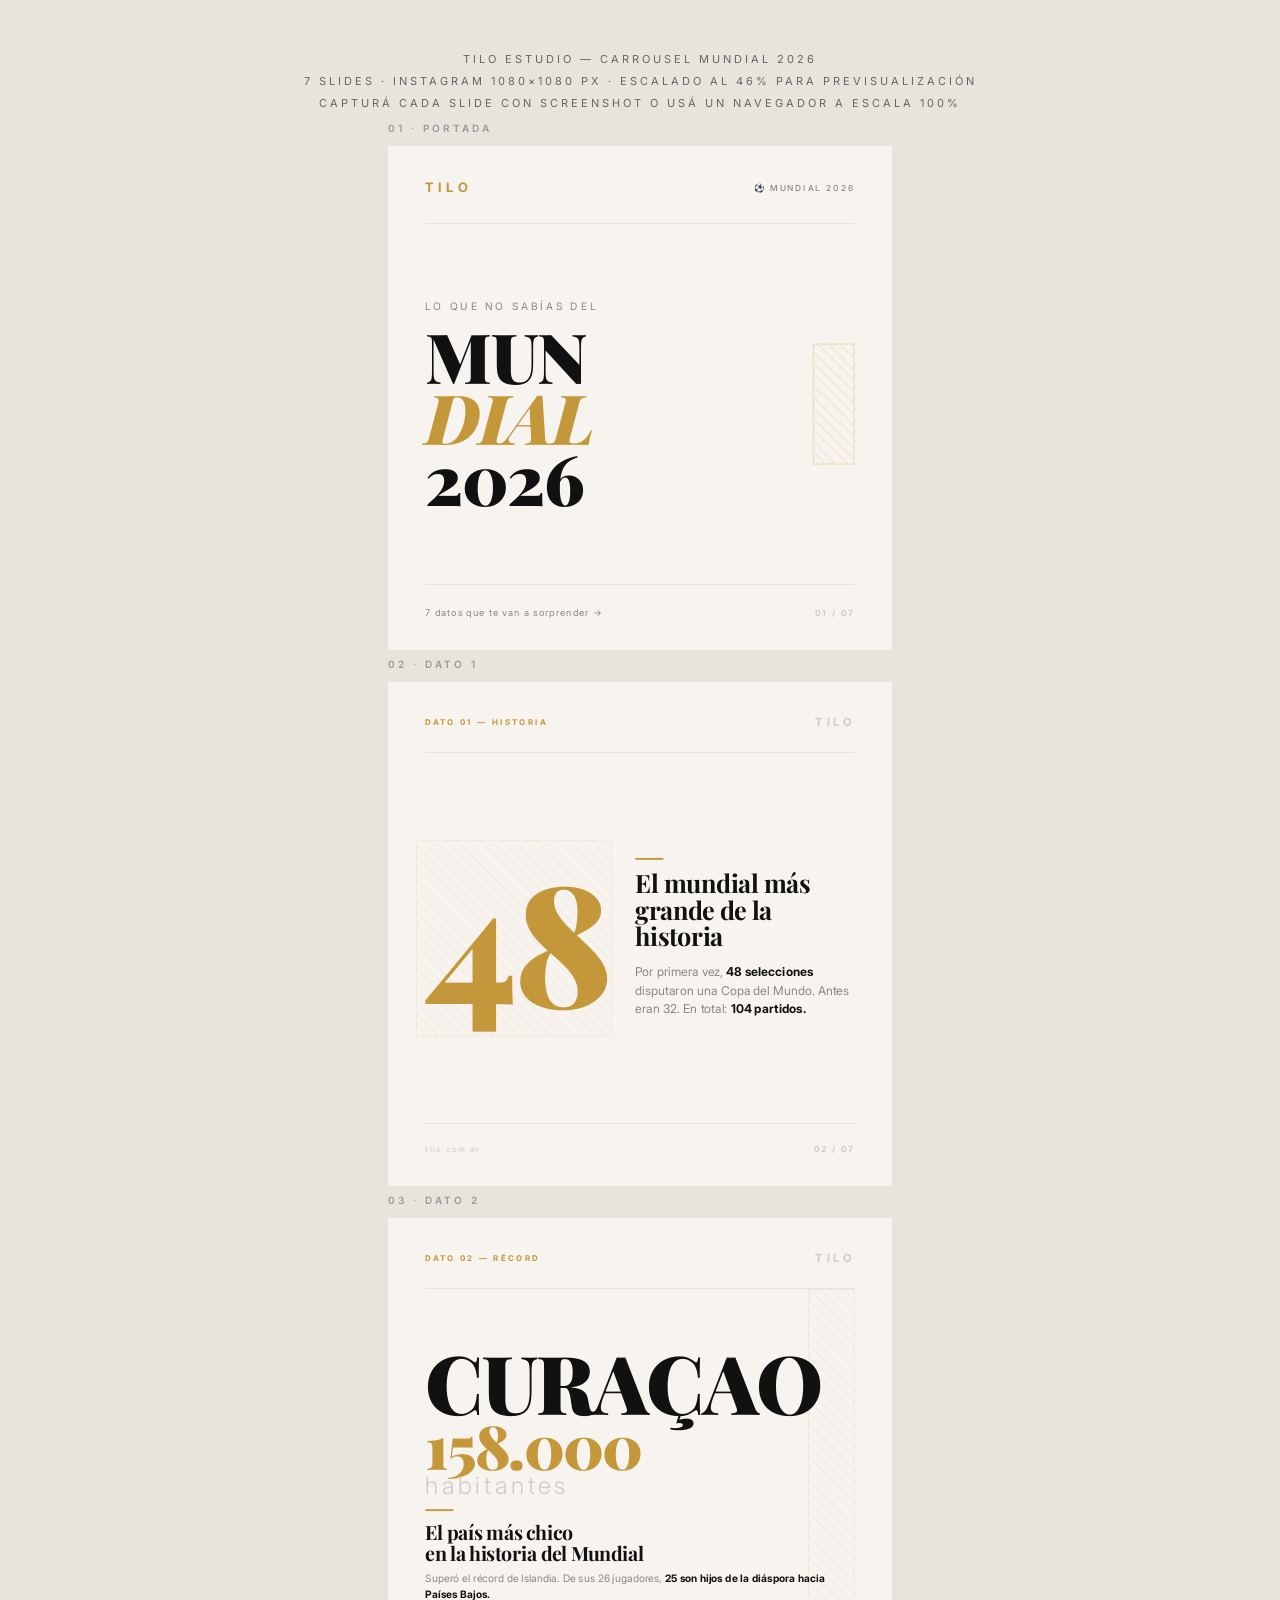
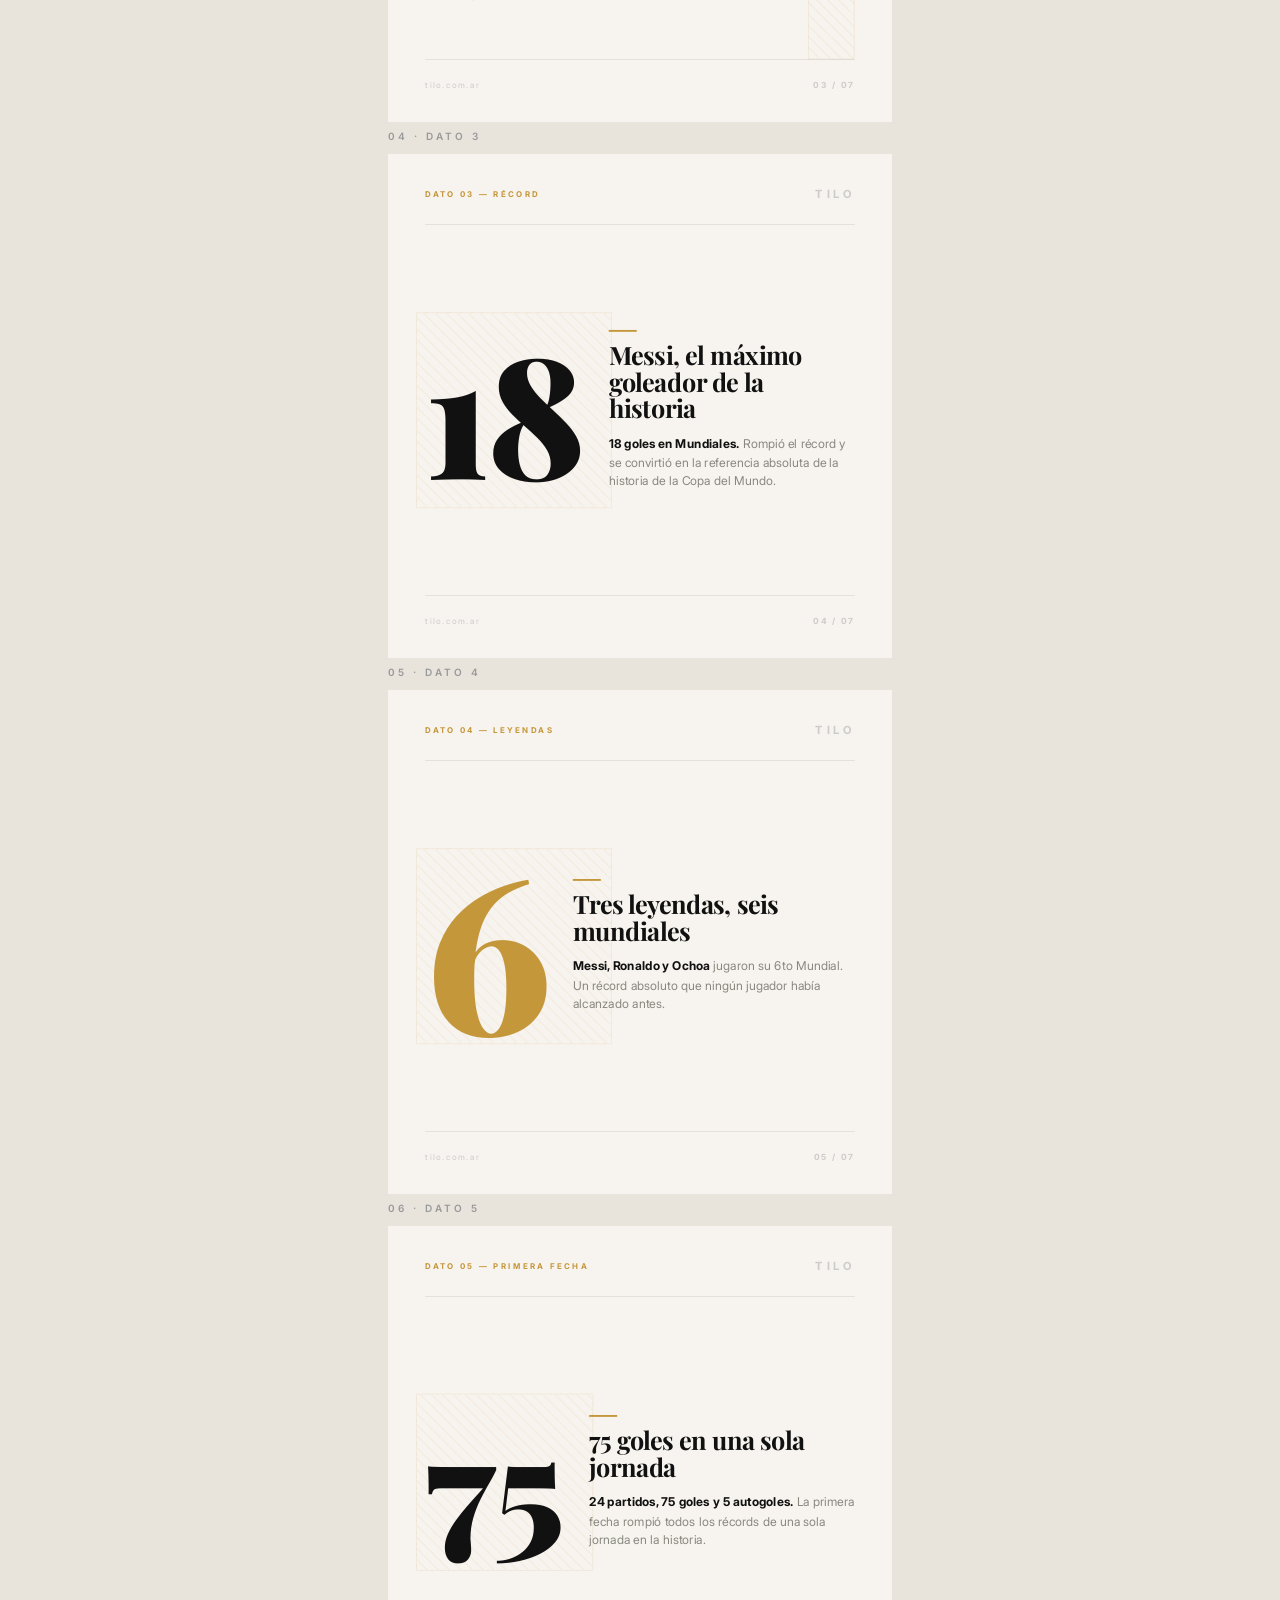
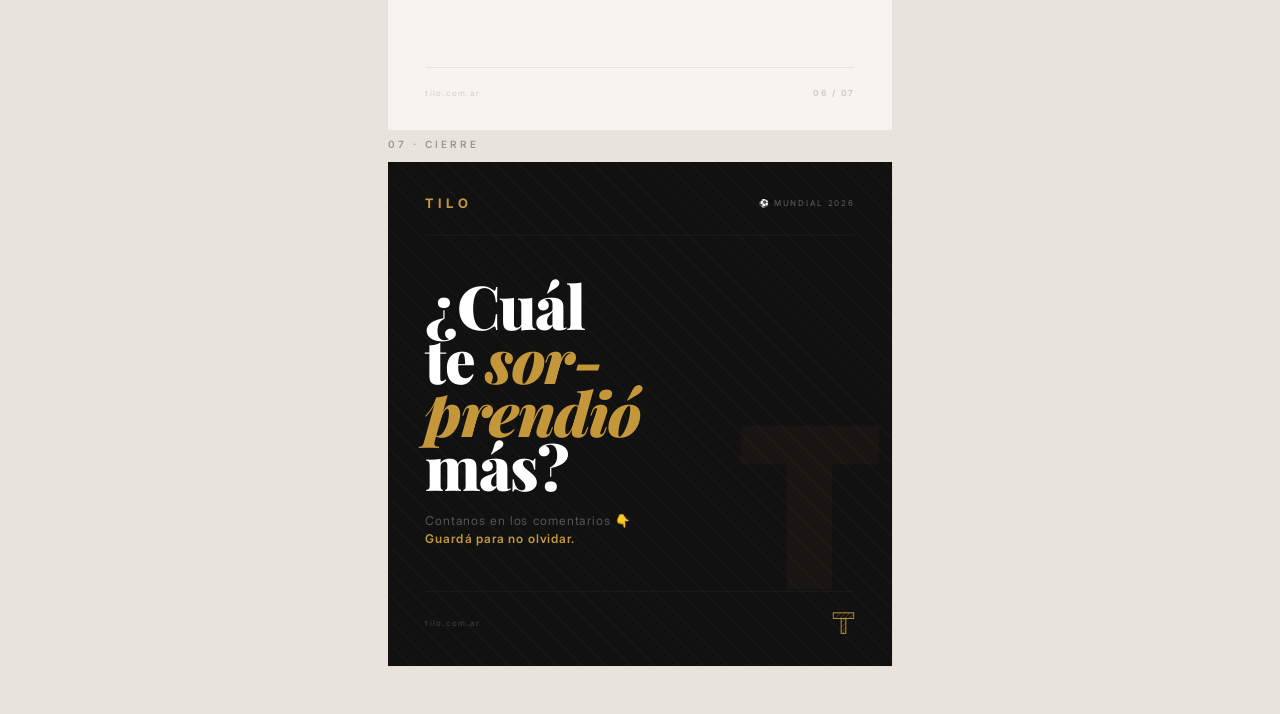
<file: Projects/Tilo/carousel-mundial-2026.html>
<!DOCTYPE html>
<html lang="es">
<head>
<meta charset="UTF-8">
<meta name="viewport" content="width=device-width, initial-scale=1.0">
<title>Carrousel Mundial 2026 — TILO Estudio</title>
<link href="https://fonts.googleapis.com/css2?family=Playfair+Display:ital,wght@0,700;0,900;1,400;1,700&family=Inter:wght@300;400;500;600;700;900&display=swap" rel="stylesheet">
<style>
* { margin: 0; padding: 0; box-sizing: border-box; }

:root {
  --gold:    #C4973A;
  --gold-lt: #D4AB5A;
  --cream:   #F7F3EE;
  --warm:    #EDE8E0;
  --black:   #111111;
  --gray:    #888880;
  --lgray:   #CCCCCC;
}

body {
  background: #E8E4DC;
  font-family: 'Inter', sans-serif;
  display: flex;
  flex-direction: column;
  align-items: center;
  gap: 32px;
  padding: 48px 24px;
}

header {
  text-align: center;
  color: #666;
  font-size: 11px;
  letter-spacing: 3px;
  text-transform: uppercase;
  line-height: 2;
}

/* ── WRAPPER ── */
.slide-wrapper {
  position: relative;
  width: 504px;
  height: 504px;
}
.slide-label {
  position: absolute;
  top: -24px;
  left: 0;
  font-size: 10px;
  letter-spacing: 3px;
  color: #999;
  text-transform: uppercase;
  font-weight: 600;
}

/* ── SLIDE BASE ── */
.slide {
  width: 1080px;
  height: 1080px;
  transform-origin: top left;
  transform: scale(0.4667);   /* 504/1080 */
  position: absolute;
  top: 0; left: 0;
  overflow: hidden;
  font-family: 'Inter', sans-serif;
}

/* ── TILO diagonal stripe (replicando el logo) ── */
.tilo-stripe {
  background: repeating-linear-gradient(
    45deg,
    transparent 0px,
    transparent 14px,
    currentColor 14px,
    currentColor 17px
  );
}

/* ══════════════════════════════════════
   SLIDE 1 — PORTADA
══════════════════════════════════════ */
.s1 {
  background: var(--cream);
  display: grid;
  grid-template-rows: auto 1fr auto;
  padding: 72px 80px 68px;
}

/* Header bar */
.s1-topbar {
  display: flex;
  justify-content: space-between;
  align-items: center;
  padding-bottom: 60px;
  border-bottom: 1.5px solid var(--lgray);
}
.s1-logo {
  font-family: 'Inter', sans-serif;
  font-size: 28px;
  font-weight: 700;
  letter-spacing: 10px;
  color: var(--gold);
  text-transform: uppercase;
}
.s1-tag {
  font-size: 18px;
  font-weight: 500;
  letter-spacing: 4px;
  color: var(--gray);
  text-transform: uppercase;
}

/* Centro */
.s1-center {
  display: flex;
  flex-direction: column;
  justify-content: center;
  padding: 40px 0;
  position: relative;
}

.s1-eyebrow {
  font-size: 22px;
  font-weight: 400;
  letter-spacing: 6px;
  color: var(--gray);
  text-transform: uppercase;
  margin-bottom: 28px;
}

.s1-title {
  font-family: 'Playfair Display', serif;
  font-size: 148px;
  font-weight: 900;
  line-height: 0.88;
  color: var(--black);
  letter-spacing: -3px;
}
.s1-title em {
  font-style: italic;
  color: var(--gold);
}

/* Decorative stripe block (como las letras del logo) */
.s1-deco {
  position: absolute;
  right: 0;
  top: 50%;
  transform: translateY(-50%);
  width: 90px;
  height: 260px;
  color: rgba(196,151,58,0.15);
  border: 3px solid rgba(196,151,58,0.2);
}

/* Footer */
.s1-footer {
  display: flex;
  justify-content: space-between;
  align-items: center;
  padding-top: 48px;
  border-top: 1.5px solid var(--lgray);
}
.s1-sub {
  font-size: 20px;
  color: var(--gray);
  letter-spacing: 2px;
  font-weight: 400;
}
.s1-count {
  font-size: 18px;
  font-weight: 700;
  color: var(--lgray);
  letter-spacing: 4px;
}

/* ══════════════════════════════════════
   SLIDES 2–6 — DATOS
══════════════════════════════════════ */
.sd {
  background: var(--cream);
  display: grid;
  grid-template-rows: auto 1fr auto;
  padding: 72px 80px 68px;
  position: relative;
}

.sd-header {
  display: flex;
  justify-content: space-between;
  align-items: center;
  padding-bottom: 50px;
  border-bottom: 1.5px solid var(--lgray);
}
.sd-dato-tag {
  font-size: 17px;
  font-weight: 700;
  letter-spacing: 5px;
  color: var(--gold);
  text-transform: uppercase;
}
.sd-logo {
  font-family: 'Inter', sans-serif;
  font-size: 24px;
  font-weight: 700;
  letter-spacing: 8px;
  color: var(--lgray);
  text-transform: uppercase;
}

/* Big number area */
.sd-body {
  display: flex;
  align-items: center;
  gap: 56px;
  padding: 20px 0;
  position: relative;
}

.big-n {
  font-family: 'Playfair Display', serif;
  font-size: 360px;
  font-weight: 900;
  line-height: 1;
  color: var(--black);
  letter-spacing: -8px;
  position: relative;
  z-index: 2;
  flex-shrink: 0;
}
.big-n.gold { color: var(--gold); }

/* Stripe decoration behind number */
.num-deco {
  position: absolute;
  left: -20px;
  top: 50%;
  transform: translateY(-50%);
  width: 420px;
  height: 420px;
  z-index: 1;
  color: rgba(196,151,58,0.07);
  border: 2.5px solid rgba(196,151,58,0.1);
}

.sd-text {
  flex: 1;
  z-index: 2;
}
.sd-title {
  font-family: 'Playfair Display', serif;
  font-size: 54px;
  font-weight: 700;
  line-height: 1.05;
  color: var(--black);
  margin-bottom: 28px;
  letter-spacing: -1px;
}
.sd-desc {
  font-size: 26px;
  font-weight: 400;
  color: var(--gray);
  line-height: 1.55;
}
.sd-desc strong {
  color: var(--black);
  font-weight: 700;
}

/* Gold accent line */
.gold-line {
  width: 60px;
  height: 4px;
  background: var(--gold);
  margin-bottom: 22px;
}

/* Footer */
.sd-footer {
  display: flex;
  justify-content: space-between;
  align-items: center;
  padding-top: 44px;
  border-top: 1.5px solid var(--lgray);
}
.sd-tilo-com {
  font-size: 17px;
  color: var(--lgray);
  letter-spacing: 3px;
  font-weight: 400;
}
.sd-count {
  font-size: 18px;
  font-weight: 700;
  color: var(--lgray);
  letter-spacing: 4px;
}

/* Slide con big text (Curaçao) */
.sd-body-v {
  display: flex;
  flex-direction: column;
  justify-content: center;
  padding: 10px 0;
  gap: 0;
  position: relative;
}
.big-word {
  font-family: 'Playfair Display', serif;
  font-size: 174px;
  font-weight: 900;
  line-height: 0.88;
  color: var(--black);
  letter-spacing: -4px;
  position: relative;
  z-index: 2;
}
.big-word .number-sub {
  font-size: 130px;
  color: var(--gold);
  display: block;
}
.big-word .hab {
  font-family: 'Inter', sans-serif;
  font-size: 52px;
  font-weight: 300;
  color: var(--lgray);
  letter-spacing: 8px;
  display: block;
  margin-top: 8px;
}

.sd-mini-text {
  margin-top: 28px;
  z-index: 2;
  position: relative;
}
.sd-mini-text .sd-title {
  font-size: 44px;
  margin-bottom: 16px;
}
.sd-mini-text .sd-desc {
  font-size: 23px;
}

/* ══════════════════════════════════════
   SLIDE 7 — CIERRE
══════════════════════════════════════ */
.s7 {
  background: var(--black);
  display: grid;
  grid-template-rows: auto 1fr auto;
  padding: 72px 80px 68px;
  position: relative;
  overflow: hidden;
}

/* Gold stripe overlay (sutil) */
.s7::before {
  content: '';
  position: absolute;
  inset: 0;
  background: repeating-linear-gradient(
    45deg,
    transparent 0px,
    transparent 34px,
    rgba(196,151,58,0.04) 34px,
    rgba(196,151,58,0.04) 37px
  );
  pointer-events: none;
}

.s7-header {
  display: flex;
  justify-content: space-between;
  align-items: center;
  padding-bottom: 50px;
  border-bottom: 1.5px solid #2A2A2A;
  position: relative;
  z-index: 2;
}
.s7-logo {
  font-family: 'Inter', sans-serif;
  font-size: 28px;
  font-weight: 700;
  letter-spacing: 10px;
  color: var(--gold);
}
.s7-tag {
  font-size: 17px;
  font-weight: 500;
  letter-spacing: 4px;
  color: #555;
  text-transform: uppercase;
}

.s7-center {
  display: flex;
  flex-direction: column;
  justify-content: center;
  padding: 20px 0;
  position: relative;
  z-index: 2;
}

.s7-question {
  font-family: 'Playfair Display', serif;
  font-size: 130px;
  font-weight: 900;
  line-height: 0.88;
  color: #FFFFFF;
  letter-spacing: -3px;
  margin-bottom: 40px;
}
.s7-question em {
  font-style: italic;
  color: var(--gold);
}

.s7-cta {
  font-size: 26px;
  font-weight: 400;
  color: #555;
  letter-spacing: 2px;
  line-height: 1.5;
}
.s7-cta strong {
  color: var(--gold);
  font-weight: 600;
}

/* Big T deco (el logo T en bg) */
.s7-t-deco {
  position: absolute;
  right: 40px;
  bottom: 100px;
  font-family: 'Inter', sans-serif;
  font-size: 480px;
  font-weight: 900;
  color: rgba(196,151,58,0.04);
  line-height: 1;
  z-index: 1;
  letter-spacing: -20px;
}

.s7-footer {
  display: flex;
  justify-content: space-between;
  align-items: center;
  padding-top: 44px;
  border-top: 1.5px solid #2A2A2A;
  position: relative;
  z-index: 2;
}

/* T logo SVG inline */
.t-mark {
  width: 48px;
  height: 48px;
}
.s7-web {
  font-size: 17px;
  color: #444;
  letter-spacing: 3px;
  font-weight: 400;
}

</style>
</head>
<body>

<header>
  TILO Estudio — Carrousel Mundial 2026<br>
  7 slides · Instagram 1080×1080 px · Escalado al 46% para previsualización<br>
  Capturá cada slide con screenshot o usá un navegador a escala 100%
</header>

<!-- ══════════════════ SLIDE 1 — PORTADA ══════════════════ -->
<div class="slide-wrapper">
  <span class="slide-label">01 · Portada</span>
  <div class="slide s1">
    <div class="s1-topbar">
      <div class="s1-logo">TILO</div>
      <div class="s1-tag">⚽ Mundial 2026</div>
    </div>

    <div class="s1-center">
      <div class="s1-deco tilo-stripe"></div>
      <div class="s1-eyebrow">Lo que no sabías del</div>
      <div class="s1-title">
        MUN<br>
        <em>DIAL</em><br>
        2026
      </div>
    </div>

    <div class="s1-footer">
      <div class="s1-sub">7 datos que te van a sorprender →</div>
      <div class="s1-count">01 / 07</div>
    </div>
  </div>
</div>

<!-- ══════════════════ SLIDE 2 — 48 equipos ══════════════════ -->
<div class="slide-wrapper">
  <span class="slide-label">02 · Dato 1</span>
  <div class="slide sd">
    <div class="sd-header">
      <div class="sd-dato-tag">Dato 01 — Historia</div>
      <div class="sd-logo">TILO</div>
    </div>

    <div class="sd-body">
      <div style="position:relative;flex-shrink:0;">
        <div class="num-deco tilo-stripe"></div>
        <div class="big-n gold">48</div>
      </div>
      <div class="sd-text">
        <div class="gold-line"></div>
        <div class="sd-title">El mundial más grande de la historia</div>
        <div class="sd-desc">Por primera vez, <strong>48 selecciones</strong> disputaron una Copa del Mundo. Antes eran 32. En total: <strong>104 partidos.</strong></div>
      </div>
    </div>

    <div class="sd-footer">
      <div class="sd-tilo-com">tilo.com.ar</div>
      <div class="sd-count">02 / 07</div>
    </div>
  </div>
</div>

<!-- ══════════════════ SLIDE 3 — Curaçao ══════════════════ -->
<div class="slide-wrapper">
  <span class="slide-label">03 · Dato 2</span>
  <div class="slide sd">
    <div class="sd-header">
      <div class="sd-dato-tag">Dato 02 — Récord</div>
      <div class="sd-logo">TILO</div>
    </div>

    <div class="sd-body-v" style="position:relative;">
      <!-- Deco stripe behind text -->
      <div style="position:absolute;right:0;top:0;width:100px;height:100%;color:rgba(196,151,58,0.08);border:2px solid rgba(196,151,58,0.1);" class="tilo-stripe"></div>

      <div class="big-word">
        CURAÇAO
        <span class="number-sub">158.000</span>
        <span class="hab">habitantes</span>
      </div>
      <div class="sd-mini-text">
        <div class="gold-line"></div>
        <div class="sd-title" style="font-size:42px;">El país más chico<br>en la historia del Mundial</div>
        <div class="sd-desc" style="font-size:22px;">Superó el récord de Islandia. De sus 26 jugadores, <strong>25 son hijos de la diáspora hacia Países Bajos.</strong></div>
      </div>
    </div>

    <div class="sd-footer">
      <div class="sd-tilo-com">tilo.com.ar</div>
      <div class="sd-count">03 / 07</div>
    </div>
  </div>
</div>

<!-- ══════════════════ SLIDE 4 — Messi 18 goles ══════════════════ -->
<div class="slide-wrapper">
  <span class="slide-label">04 · Dato 3</span>
  <div class="slide sd">
    <div class="sd-header">
      <div class="sd-dato-tag">Dato 03 — Récord</div>
      <div class="sd-logo">TILO</div>
    </div>

    <div class="sd-body">
      <div style="position:relative;flex-shrink:0;">
        <div class="num-deco tilo-stripe"></div>
        <div class="big-n">18</div>
      </div>
      <div class="sd-text">
        <div class="gold-line"></div>
        <div class="sd-title">Messi, el máximo goleador de la historia</div>
        <div class="sd-desc"><strong>18 goles en Mundiales.</strong> Rompió el récord y se convirtió en la referencia absoluta de la historia de la Copa del Mundo.</div>
      </div>
    </div>

    <div class="sd-footer">
      <div class="sd-tilo-com">tilo.com.ar</div>
      <div class="sd-count">04 / 07</div>
    </div>
  </div>
</div>

<!-- ══════════════════ SLIDE 5 — 6 Mundiales ══════════════════ -->
<div class="slide-wrapper">
  <span class="slide-label">05 · Dato 4</span>
  <div class="slide sd">
    <div class="sd-header">
      <div class="sd-dato-tag">Dato 04 — Leyendas</div>
      <div class="sd-logo">TILO</div>
    </div>

    <div class="sd-body">
      <div style="position:relative;flex-shrink:0;">
        <div class="num-deco tilo-stripe"></div>
        <div class="big-n gold" style="font-size:460px;letter-spacing:-12px;">6</div>
      </div>
      <div class="sd-text">
        <div class="gold-line"></div>
        <div class="sd-title">Tres leyendas, seis mundiales</div>
        <div class="sd-desc"><strong>Messi, Ronaldo y Ochoa</strong> jugaron su 6to Mundial. Un récord absoluto que ningún jugador había alcanzado antes.</div>
      </div>
    </div>

    <div class="sd-footer">
      <div class="sd-tilo-com">tilo.com.ar</div>
      <div class="sd-count">05 / 07</div>
    </div>
  </div>
</div>

<!-- ══════════════════ SLIDE 6 — 75 goles ══════════════════ -->
<div class="slide-wrapper">
  <span class="slide-label">06 · Dato 5</span>
  <div class="slide sd">
    <div class="sd-header">
      <div class="sd-dato-tag">Dato 05 — Primera fecha</div>
      <div class="sd-logo">TILO</div>
    </div>

    <div class="sd-body">
      <div style="position:relative;flex-shrink:0;">
        <div class="num-deco tilo-stripe" style="width:380px;height:380px;"></div>
        <div class="big-n" style="font-size:310px;letter-spacing:-4px;">75</div>
      </div>
      <div class="sd-text">
        <div class="gold-line"></div>
        <div class="sd-title">75 goles en una sola jornada</div>
        <div class="sd-desc"><strong>24 partidos, 75 goles y 5 autogoles.</strong> La primera fecha rompió todos los récords de una sola jornada en la historia.</div>
      </div>
    </div>

    <div class="sd-footer">
      <div class="sd-tilo-com">tilo.com.ar</div>
      <div class="sd-count">06 / 07</div>
    </div>
  </div>
</div>

<!-- ══════════════════ SLIDE 7 — CIERRE ══════════════════ -->
<div class="slide-wrapper">
  <span class="slide-label">07 · Cierre</span>
  <div class="slide s7">
    <div class="s7-t-deco">T</div>

    <div class="s7-header">
      <div class="s7-logo">TILO</div>
      <div class="s7-tag">⚽ Mundial 2026</div>
    </div>

    <div class="s7-center">
      <div class="s7-question">
        ¿Cuál<br>
        te <em>sor-</em><br>
        <em>prendió</em><br>
        más?
      </div>
      <div class="s7-cta">
        Contanos en los comentarios 👇<br>
        <strong>Guardá para no olvidar.</strong>
      </div>
    </div>

    <div class="s7-footer">
      <div class="s7-web">tilo.com.ar</div>
      <!-- T mark SVG inline (geométrico, estilo logo TILO) -->
      <svg class="t-mark" viewBox="0 0 48 48" fill="none" xmlns="http://www.w3.org/2000/svg">
        <!-- Simplified T with stripe fill -->
        <rect x="2" y="2" width="44" height="12" fill="none" stroke="#C4973A" stroke-width="2"/>
        <rect x="19" y="14" width="10" height="32" fill="none" stroke="#C4973A" stroke-width="2"/>
        <!-- Diagonal stripes inside top bar -->
        <clipPath id="topbar"><rect x="2" y="2" width="44" height="12"/></clipPath>
        <g clip-path="url(#topbar)" opacity="0.5">
          <line x1="0" y1="6" x2="10" y2="-4" stroke="#C4973A" stroke-width="1.5"/>
          <line x1="6" y1="14" x2="22" y2="-2" stroke="#C4973A" stroke-width="1.5"/>
          <line x1="16" y1="14" x2="32" y2="-2" stroke="#C4973A" stroke-width="1.5"/>
          <line x1="26" y1="14" x2="42" y2="-2" stroke="#C4973A" stroke-width="1.5"/>
          <line x1="36" y1="14" x2="52" y2="-2" stroke="#C4973A" stroke-width="1.5"/>
          <line x1="46" y1="14" x2="56" y2="4" stroke="#C4973A" stroke-width="1.5"/>
        </g>
        <!-- Diagonal stripes inside stem -->
        <clipPath id="stem"><rect x="19" y="14" width="10" height="32"/></clipPath>
        <g clip-path="url(#stem)" opacity="0.5">
          <line x1="14" y1="18" x2="24" y2="8" stroke="#C4973A" stroke-width="1.5"/>
          <line x1="14" y1="28" x2="30" y2="12" stroke="#C4973A" stroke-width="1.5"/>
          <line x1="14" y1="38" x2="30" y2="22" stroke="#C4973A" stroke-width="1.5"/>
          <line x1="14" y1="48" x2="30" y2="32" stroke="#C4973A" stroke-width="1.5"/>
          <line x1="18" y1="50" x2="30" y2="38" stroke="#C4973A" stroke-width="1.5"/>
        </g>
      </svg>
    </div>
  </div>
</div>

</body>
</html>
</file>
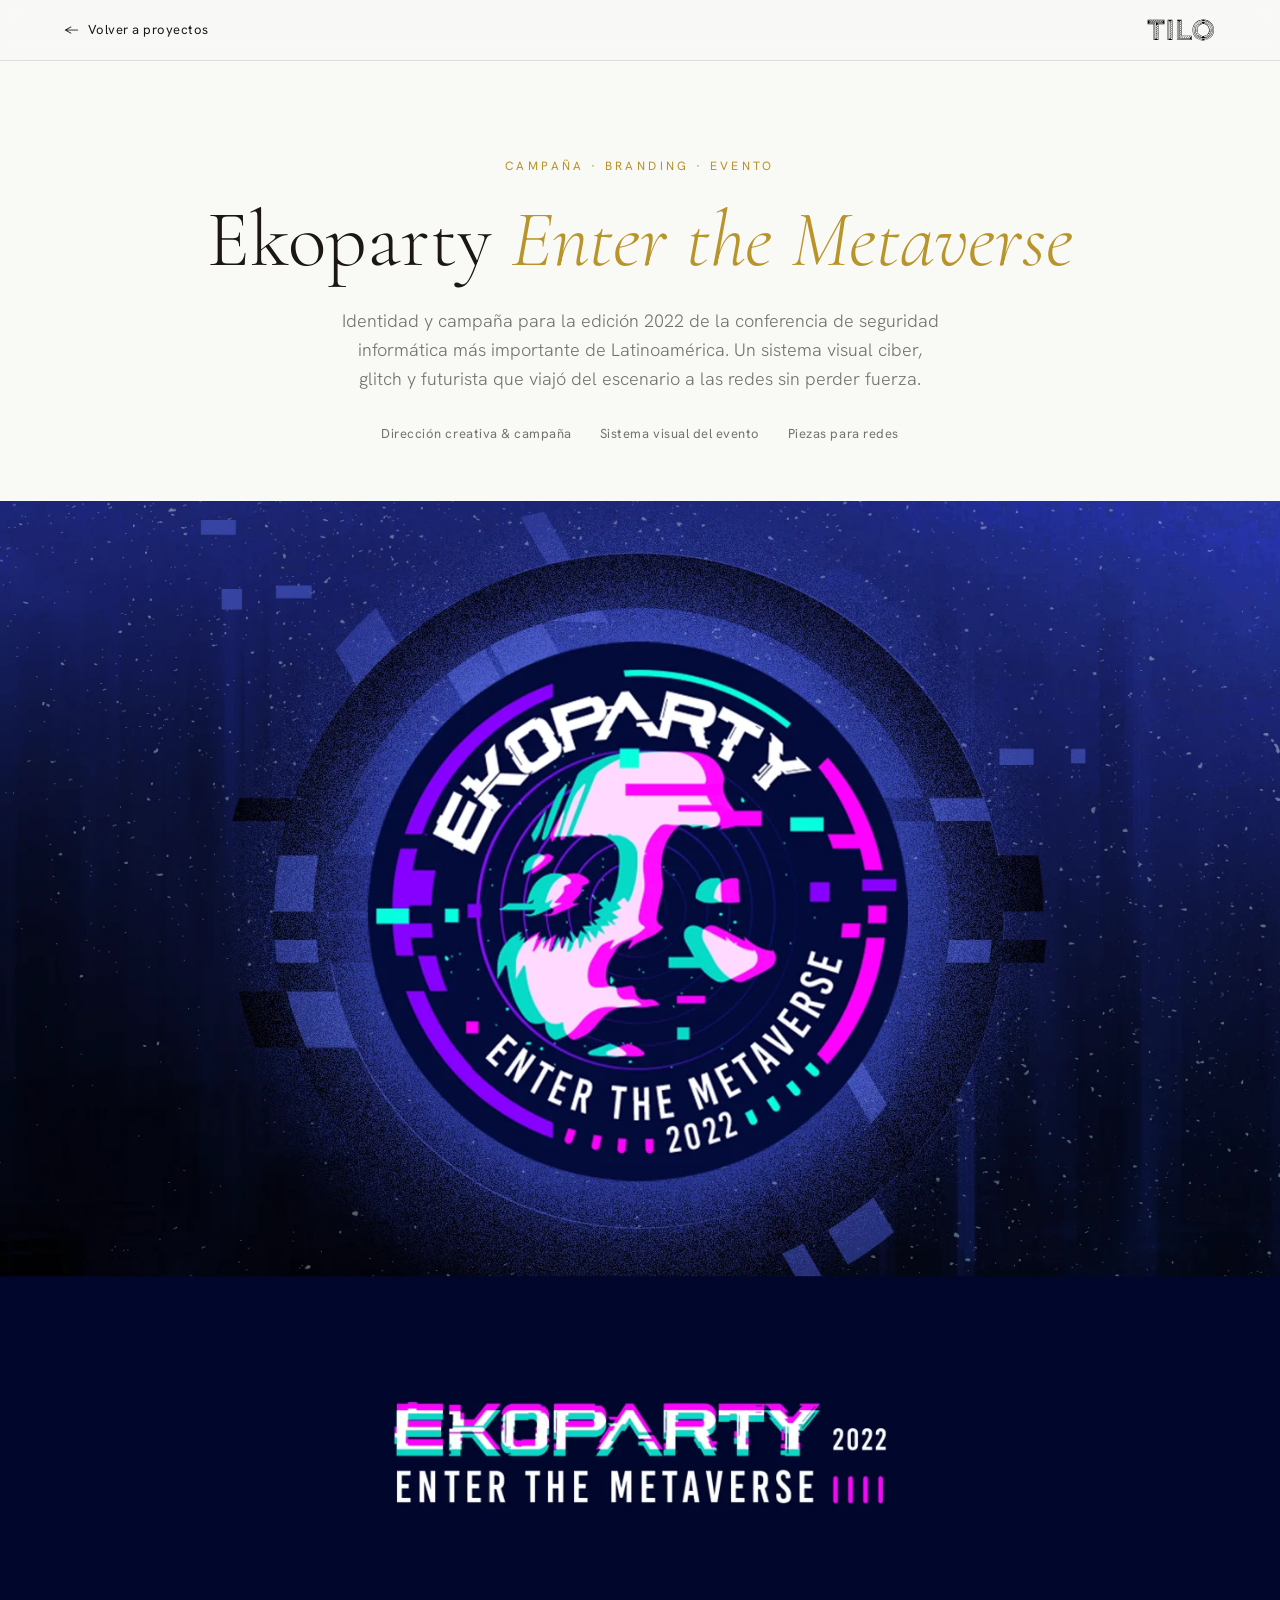
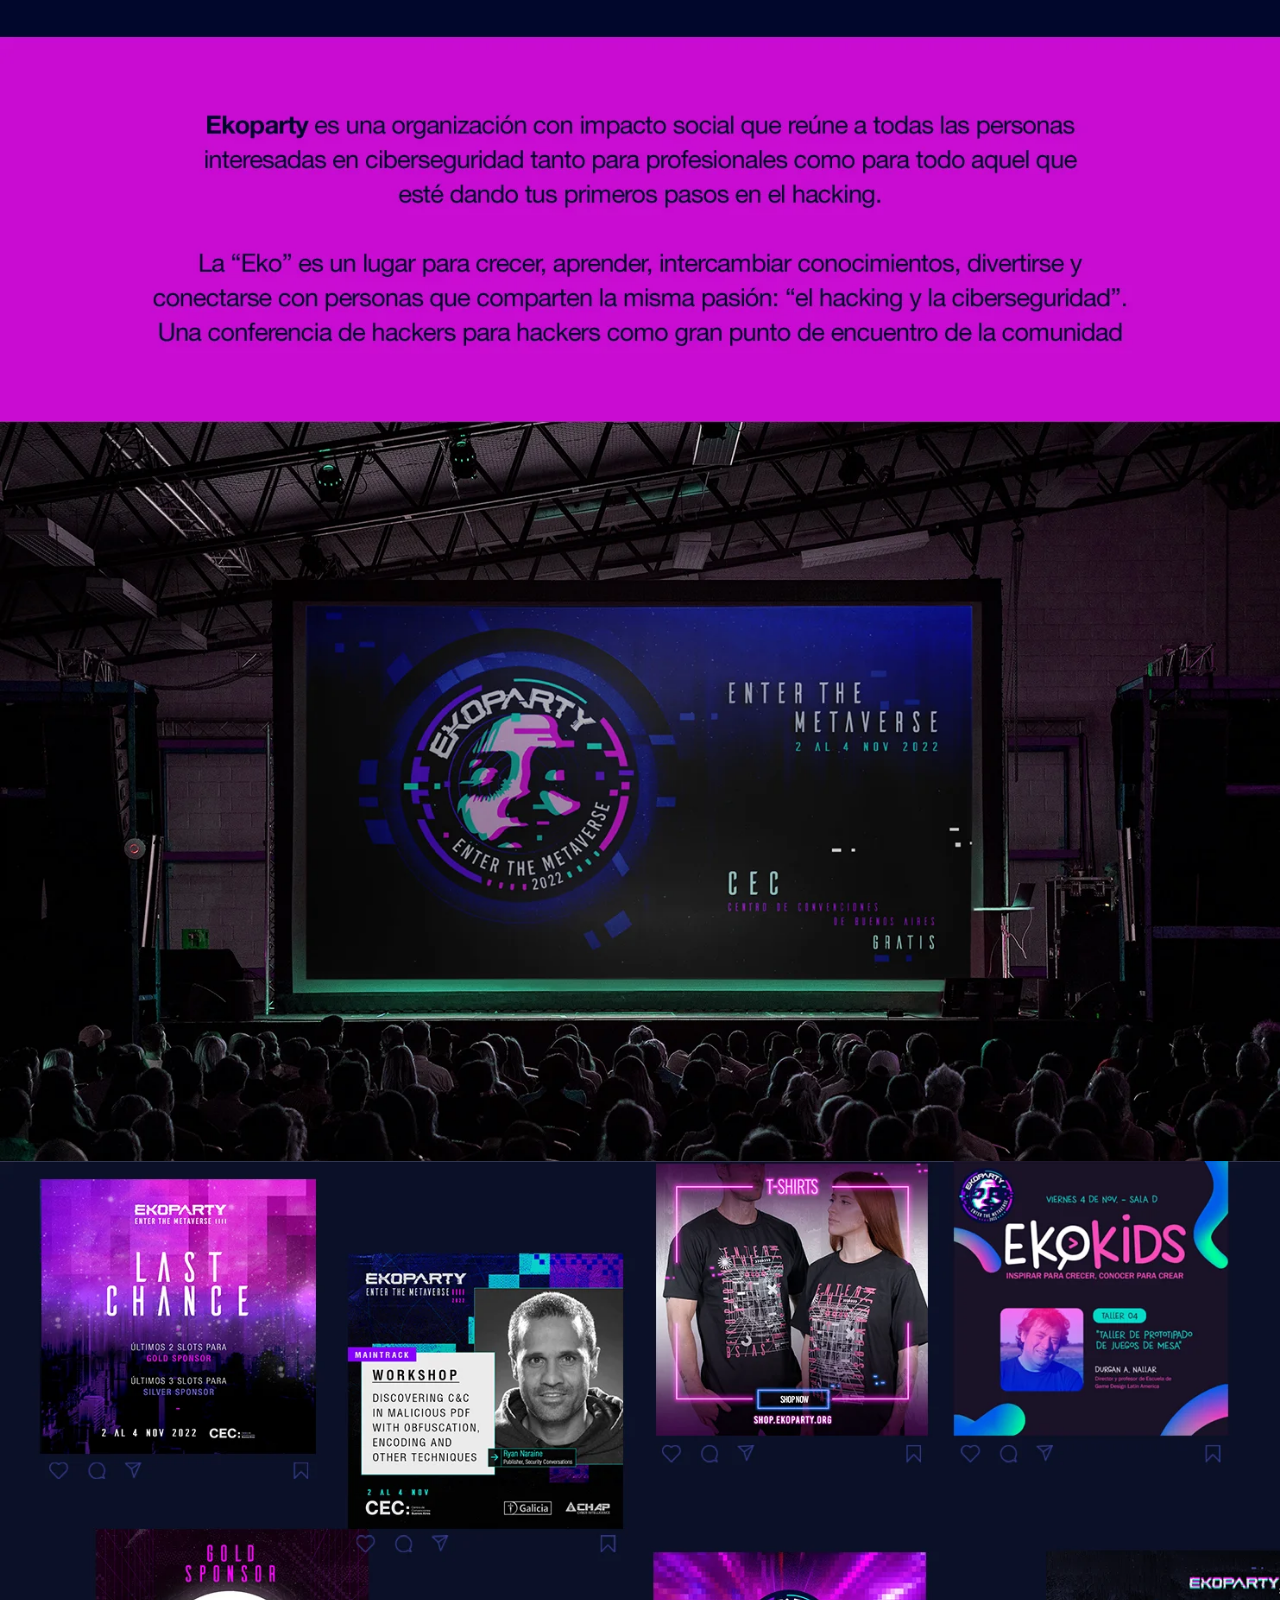
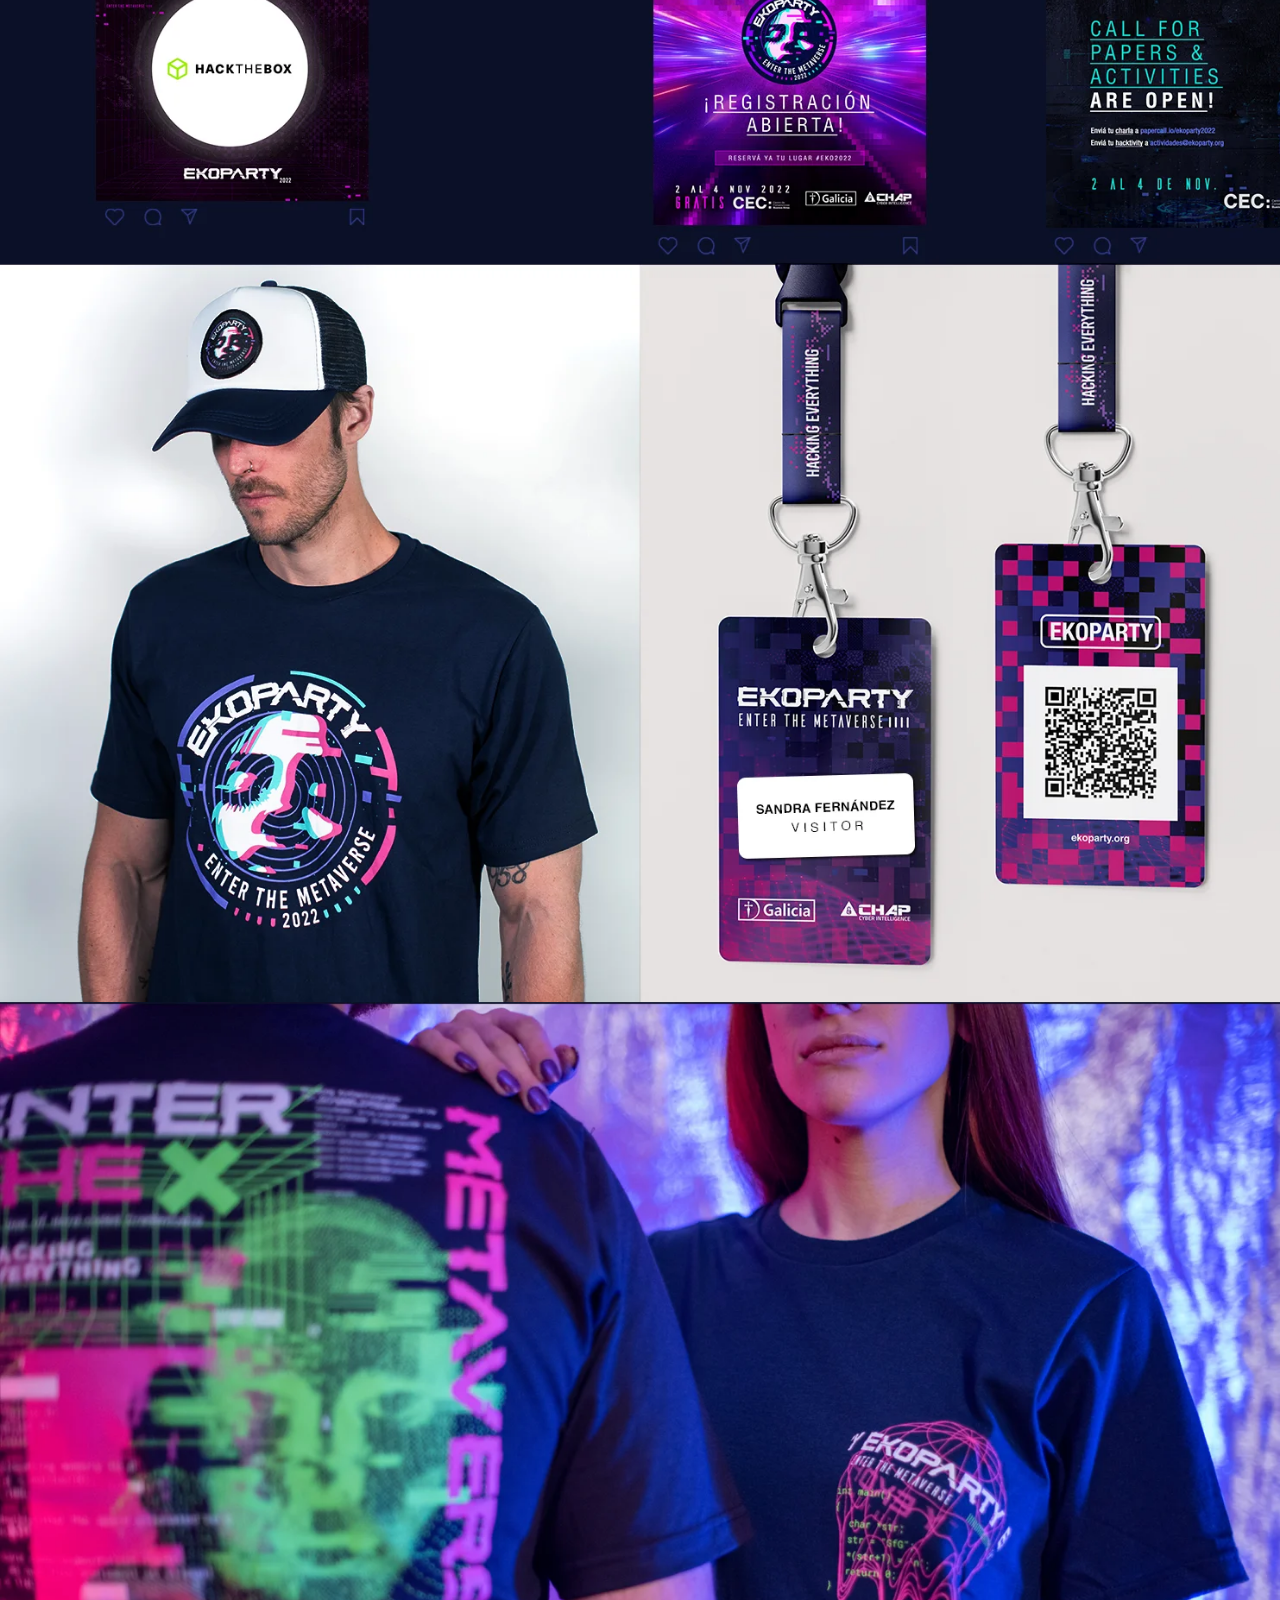
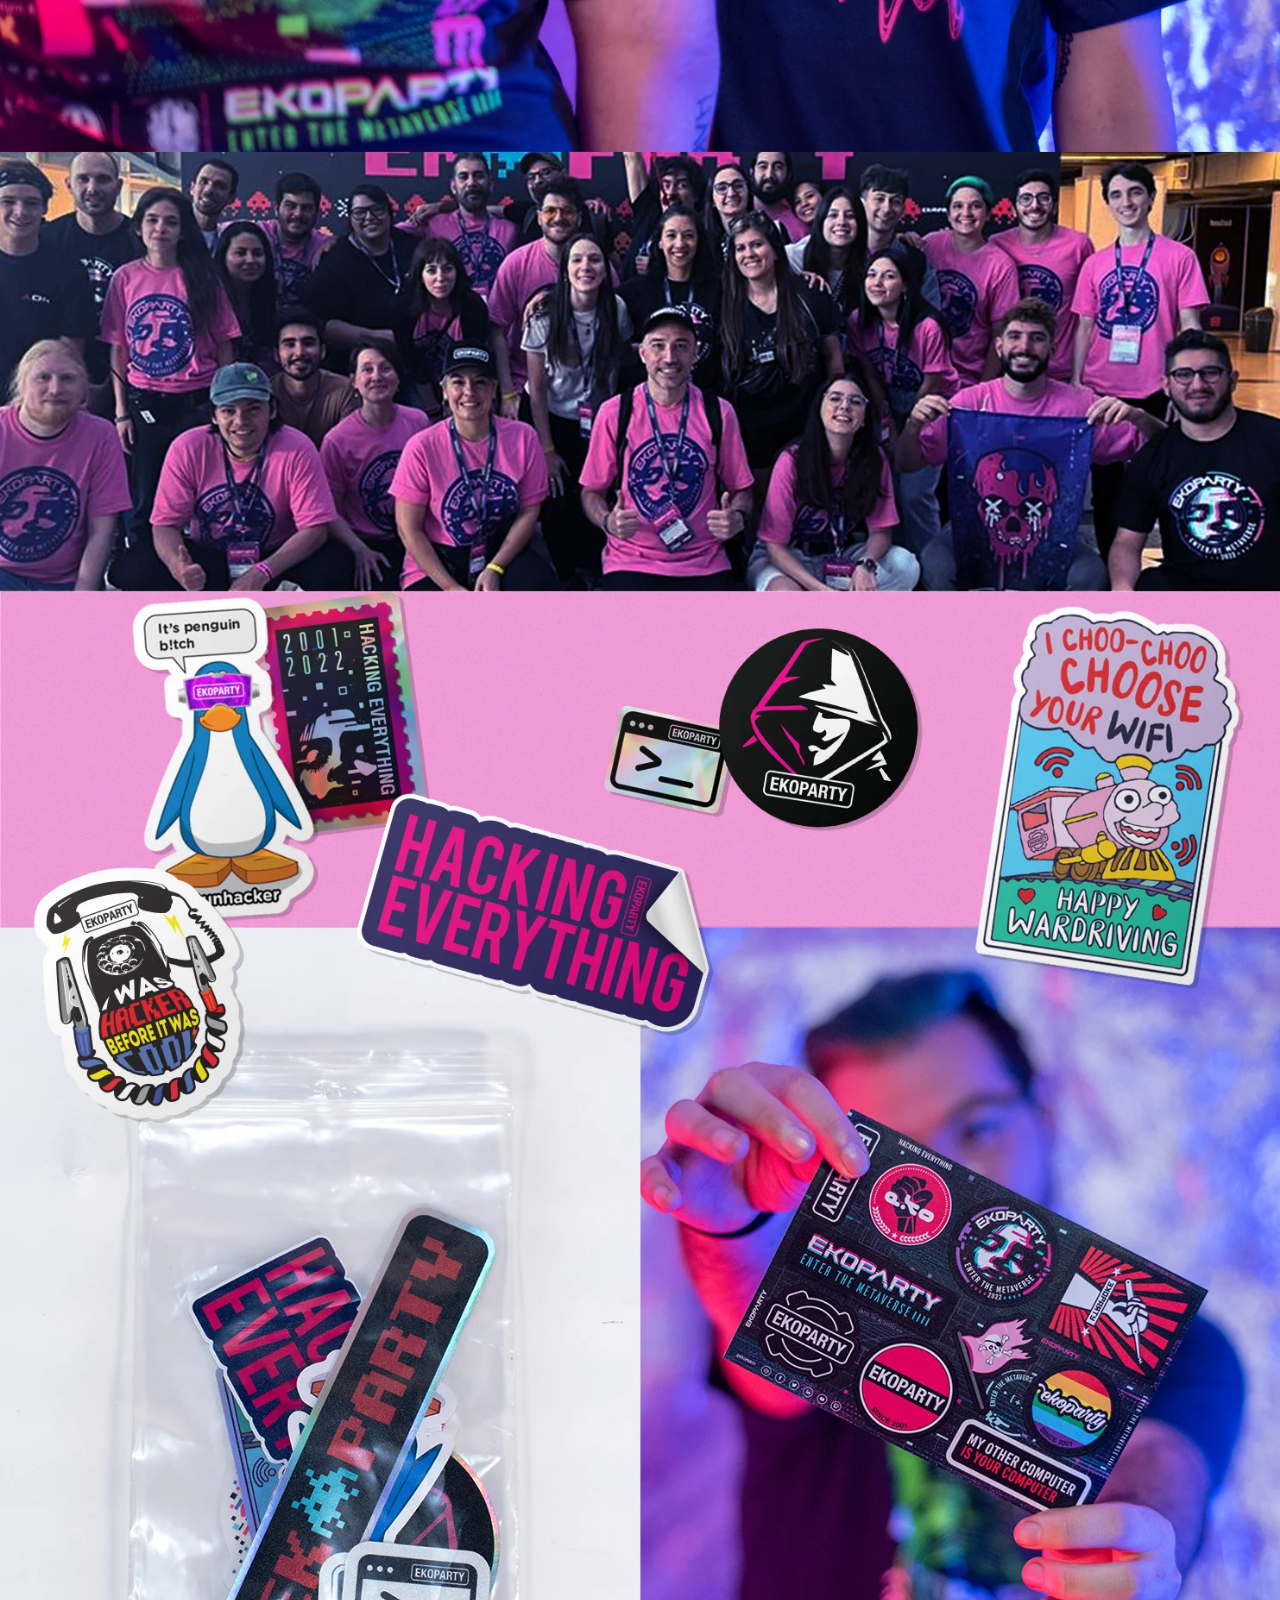
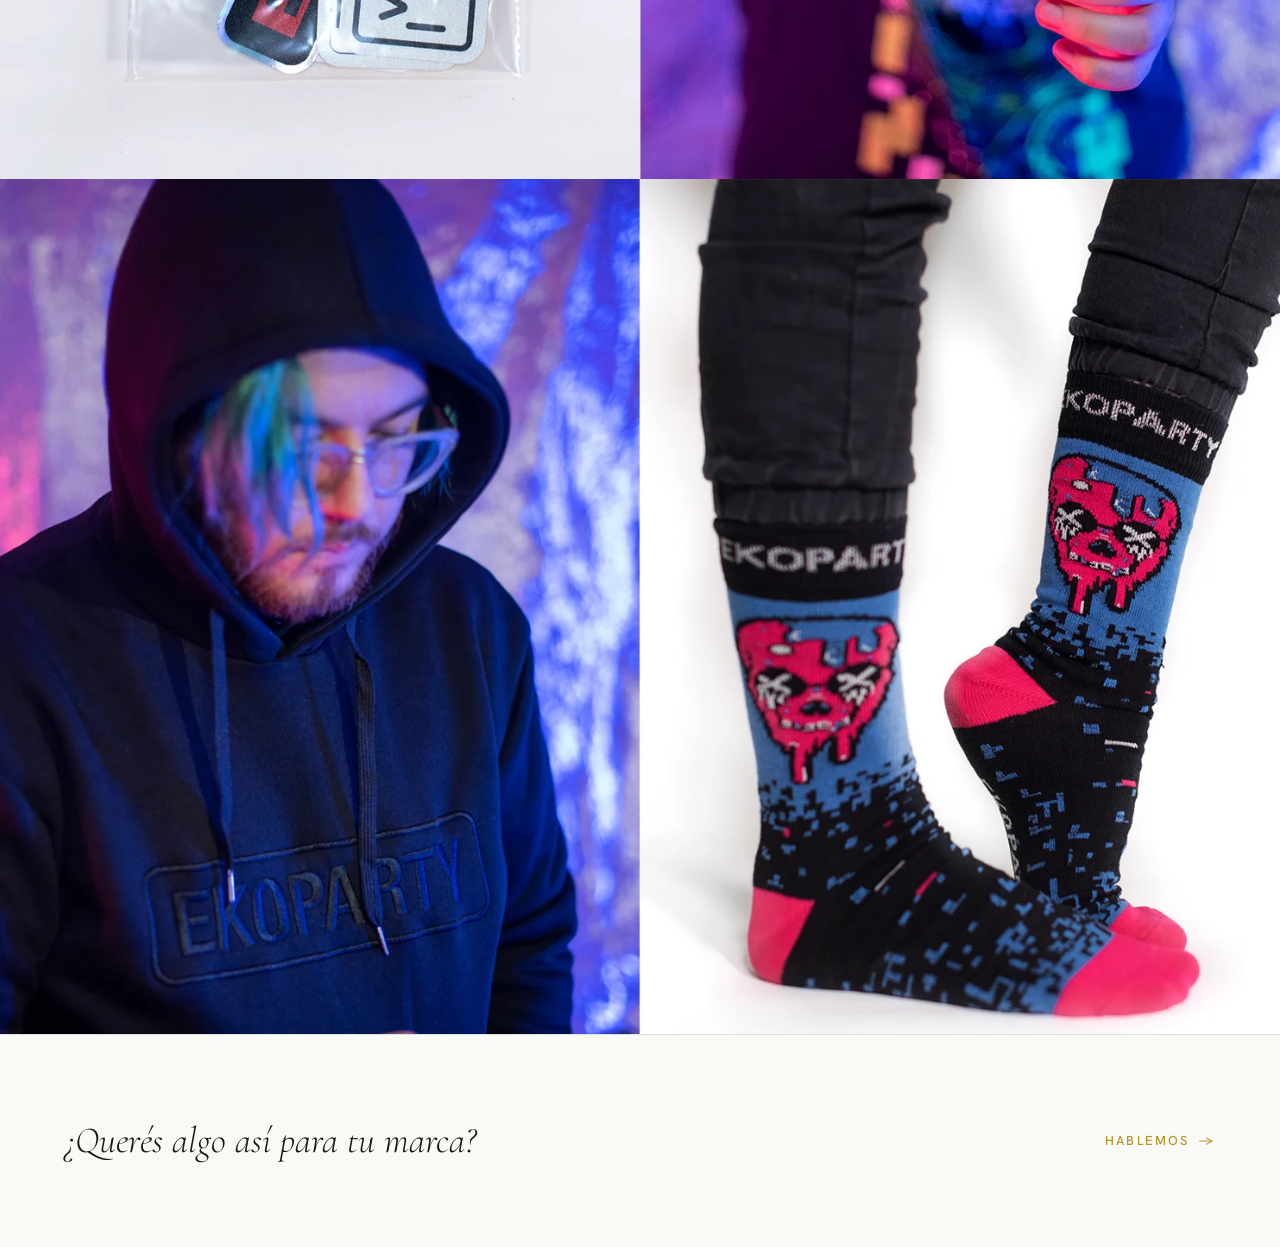
<file: Projects/Tilo/tilo-cms/Ekoparty.html>
<!DOCTYPE html>
<html lang="es" data-theme="papel">
<head>
<meta charset="UTF-8" />
<meta name="viewport" content="width=device-width, initial-scale=1.0" />
<title>Ekoparty — Enter the Metaverse · Tilo Estudio</title>
<meta name="description" content="Ekoparty — Enter the Metaverse. Campaña y branding para la conferencia de seguridad informática. Proyecto de Tilo Estudio." />
<link rel="preconnect" href="https://fonts.googleapis.com" />
<link rel="preconnect" href="https://fonts.gstatic.com" crossorigin />
<link href="https://fonts.googleapis.com/css2?family=Cormorant+Garamond:ital,wght@0,300;0,400;0,500;1,300;1,400&family=Hanken+Grotesk:wght@300;400;500&display=swap" rel="stylesheet" />
<link rel="stylesheet" href="assets/styles.css" />
<meta property="og:type" content="article" />
<meta property="og:locale" content="es_AR" />
<meta property="og:site_name" content="Tilo Estudio" />
<meta property="og:title" content="Ekoparty — Enter the Metaverse · Tilo Estudio" />
<meta property="og:description" content="Campaña y branding para la conferencia de seguridad informática más importante de Latinoamérica." />
<meta property="og:image" content="https://www.tiloestudio.com.ar/assets/og-image.jpg" />
<meta property="og:image:width" content="1200" />
<meta property="og:image:height" content="630" />
<meta name="twitter:card" content="summary_large_image" />
<meta name="twitter:image" content="https://www.tiloestudio.com.ar/assets/og-image.jpg" />
<template id="__bundler_thumbnail" data-bg-color="#f9f9f6">
  <svg viewBox="0 0 1200 800" xmlns="http://www.w3.org/2000/svg">
    <rect width="1200" height="800" fill="#f9f9f6"/>
    <text x="600" y="420" text-anchor="middle" font-family="Cormorant Garamond, Georgia, serif" font-size="120" font-style="italic" fill="#B8942A">Ekoparty</text>
    <text x="600" y="500" text-anchor="middle" font-family="Hanken Grotesk, Arial, sans-serif" font-size="26" letter-spacing="7" fill="#1b1812">ENTER THE METAVERSE</text>
  </svg>
</template>
<style>
  .eko-page{background:var(--bg);color:var(--text)}
  /* Top bar */
  .eko-bar{position:sticky;top:0;z-index:20;display:flex;align-items:center;justify-content:space-between;
    padding:18px clamp(20px,5vw,74px);background:color-mix(in oklab,var(--bg) 86%,transparent);
    backdrop-filter:blur(10px);border-bottom:1px solid var(--line)}
  .eko-bar .logo-svg{height:24px;width:auto;color:var(--text)}
  .eko-back{display:inline-flex;align-items:center;gap:9px;font-family:'Hanken Grotesk',sans-serif;
    font-size:13px;letter-spacing:.04em;color:var(--text);text-decoration:none;font-weight:400}
  .eko-back .arr{transition:transform .3s var(--ease)}
  .eko-back:hover .arr{transform:translateX(-4px)}
  /* Project intro */
  .eko-intro{max-width:1000px;margin:0 auto;padding:clamp(48px,8vw,96px) clamp(20px,5vw,74px) clamp(32px,5vw,56px);text-align:center}
  .eko-eyebrow{display:block;font-family:'Hanken Grotesk',sans-serif;font-size:12px;letter-spacing:.28em;
    text-transform:uppercase;color:var(--accent);margin-bottom:22px}
  .eko-title{font-family:'Cormorant Garamond',Georgia,serif;font-weight:300;line-height:1.04;
    font-size:clamp(2.6rem,7vw,5rem);margin:0}
  .eko-title em{font-style:italic;color:var(--accent)}
  .eko-lead{max-width:600px;margin:26px auto 0;font-family:'Hanken Grotesk',sans-serif;font-weight:300;
    font-size:clamp(15px,1.6vw,18px);line-height:1.6;color:var(--muted)}
  .eko-meta{display:flex;flex-wrap:wrap;gap:10px 28px;justify-content:center;margin-top:30px;
    font-family:'Hanken Grotesk',sans-serif;font-size:13px;letter-spacing:.04em;color:var(--muted)}
  .eko-meta span{position:relative}
  /* Sábana — full-bleed stacked images, no frames, no gaps */
  .eko-sabana{display:block;width:100%}
  .eko-sabana img{display:block;width:100%;height:auto;margin:0;border:0}
  /* Footer */
  .eko-foot{display:flex;flex-wrap:wrap;align-items:center;justify-content:space-between;gap:20px;
    padding:clamp(44px,6vw,80px) clamp(20px,5vw,74px);border-top:1px solid var(--line)}
  .eko-foot .fl{font-family:'Cormorant Garamond',Georgia,serif;font-style:italic;font-weight:300;
    font-size:clamp(1.5rem,3.5vw,2.3rem);color:var(--text)}
  .eko-foot .fr{display:inline-flex;align-items:center;gap:10px;font-family:'Hanken Grotesk',sans-serif;
    font-size:13px;letter-spacing:.16em;text-transform:uppercase;color:var(--accent);text-decoration:none;font-weight:500}
  .eko-foot .fr .arr{transition:transform .3s var(--ease)}
  .eko-foot .fr:hover .arr{transform:translateX(5px)}
</style>
</head>
<body class="eko-page">

<svg width="0" height="0" aria-hidden="true" style="position:absolute" focusable="false"><symbol id="tilo-logo" viewBox="0 0 1349 463" fill="currentColor"></symbol></svg>

<header class="eko-bar">
  <a href="index.html#proyectos" class="eko-back"><span class="arr">←</span> Volver a proyectos</a>
  <a href="index.html" aria-label="Tilo Estudio — inicio"><img class="logo-svg" src="assets/logo.svg" alt="Tilo Estudio" /></a>
</header>

<section class="eko-intro" data-screen-label="Ekoparty Intro">
  <span class="eko-eyebrow">Campaña · Branding · Evento</span>
  <h1 class="eko-title">Ekoparty <em>Enter the Metaverse</em></h1>
  <p class="eko-lead">Identidad y campaña para la edición 2022 de la conferencia de seguridad informática más importante de Latinoamérica. Un sistema visual ciber, glitch y futurista que viajó del escenario a las redes sin perder fuerza.</p>
  <div class="eko-meta">
    <span>Dirección creativa &amp; campaña</span>
    <span>Sistema visual del evento</span>
    <span>Piezas para redes</span>
  </div>
</section>

<main class="eko-sabana" data-screen-label="Ekoparty Sábana">
  <img loading="lazy" src="assets/ekoparty/eko-01.webp" alt="Ekoparty 2022 — Enter the Metaverse, placa de apertura" />
  <img loading="lazy" src="assets/ekoparty/eko-02.webp" alt="Ekoparty — escenario y pantalla principal del evento" />
  <img loading="lazy" src="assets/ekoparty/eko-03.webp" alt="Ekoparty — grilla de piezas para redes sociales" />
  <img loading="lazy" src="assets/ekoparty/eko-04.webp" alt="Ekoparty — credenciales, lanyards y merchandising oficial" />
  <img loading="lazy" src="assets/ekoparty/eko-05.webp" alt="Ekoparty — remeras Enter the Metaverse sobre modelos" />
  <img loading="lazy" src="assets/ekoparty/eko-06.webp" alt="Ekoparty — equipo del evento con la remera oficial" />
  <img loading="lazy" src="assets/ekoparty/eko-07.webp" alt="Ekoparty — stickers oficiales de la edición 2022" />
  <img loading="lazy" src="assets/ekoparty/eko-08.webp" alt="Ekoparty — pack de stickers y planchas de calcos" />
  <img loading="lazy" src="assets/ekoparty/eko-09.webp" alt="Ekoparty — buzo canguro con logo bordado" />
  <img loading="lazy" src="assets/ekoparty/eko-10.webp" alt="Ekoparty — medias estampadas de la colección" />
</main>

<footer class="eko-foot" data-screen-label="Ekoparty Footer">
  <span class="fl">¿Querés algo así para tu marca?</span>
  <a href="index.html#contacto" class="fr">Hablemos <span class="arr">→</span></a>
</footer>

</body>
</html>
</file>
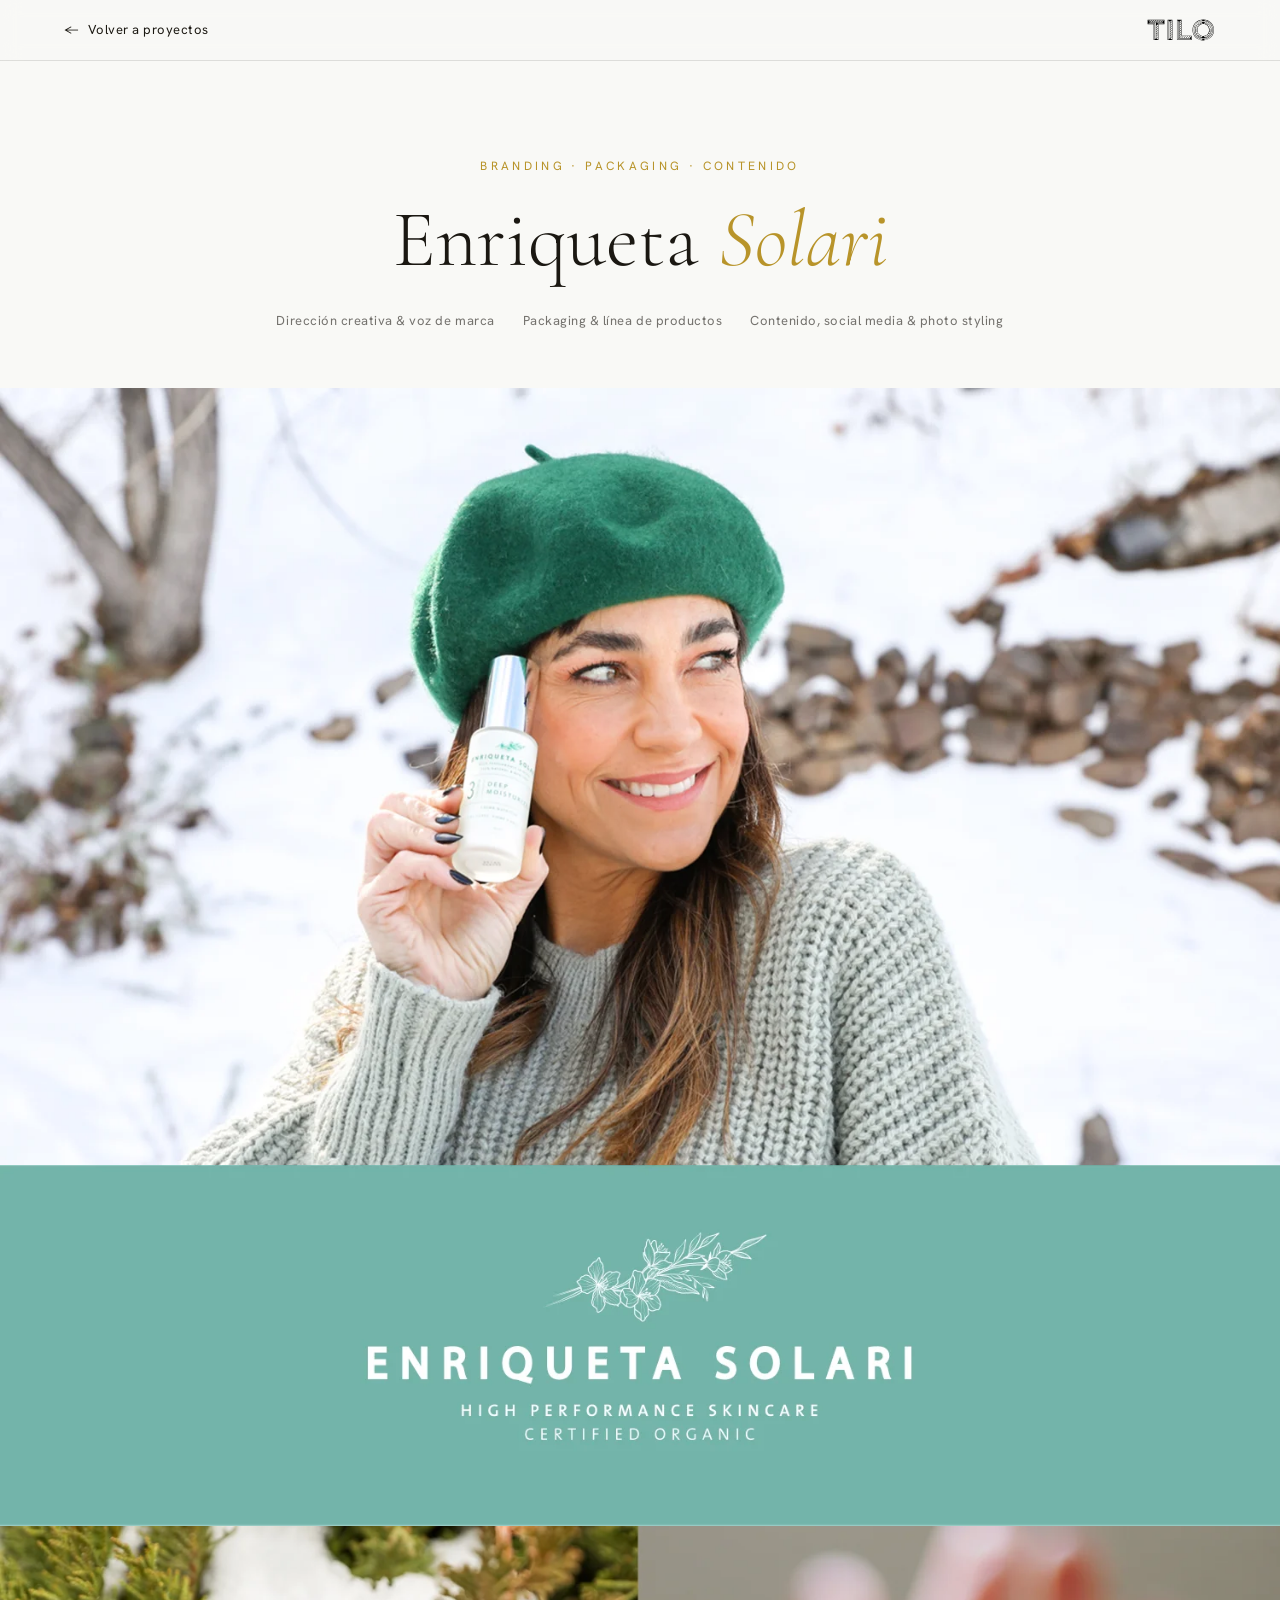
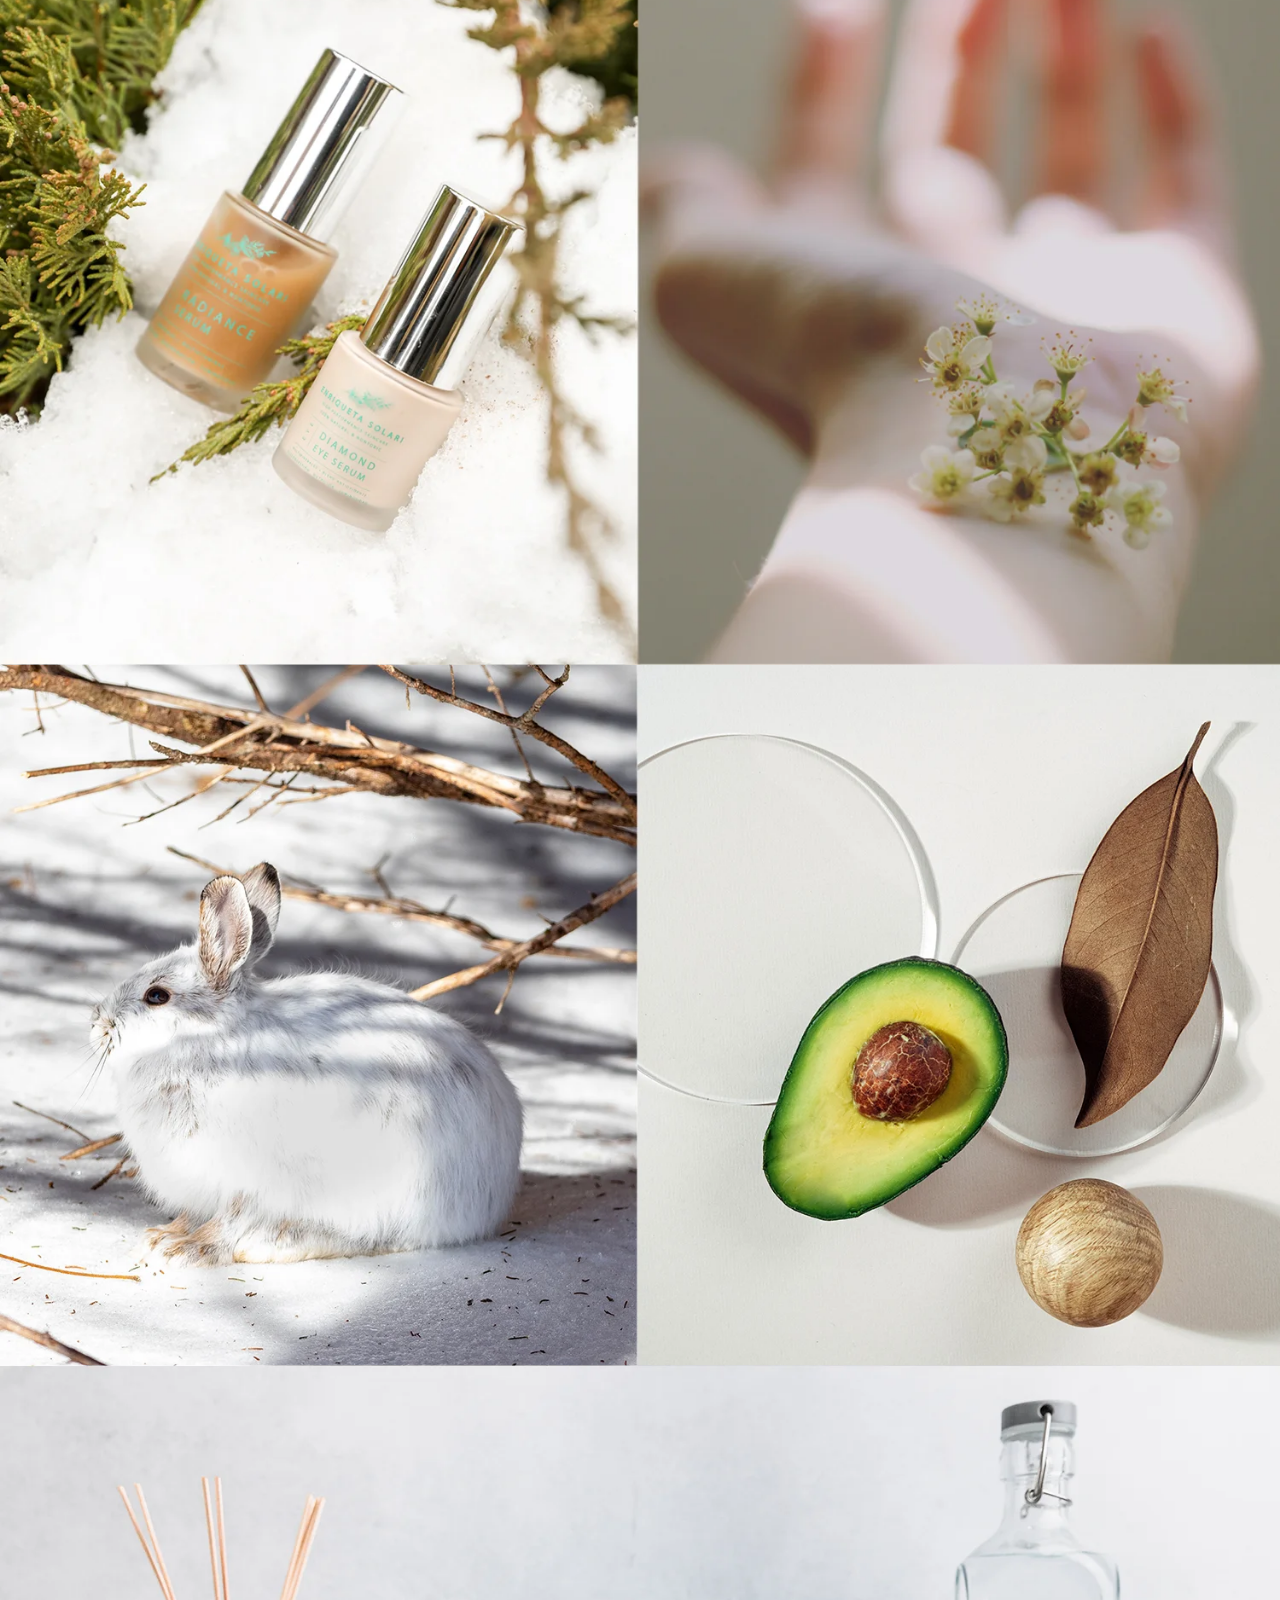
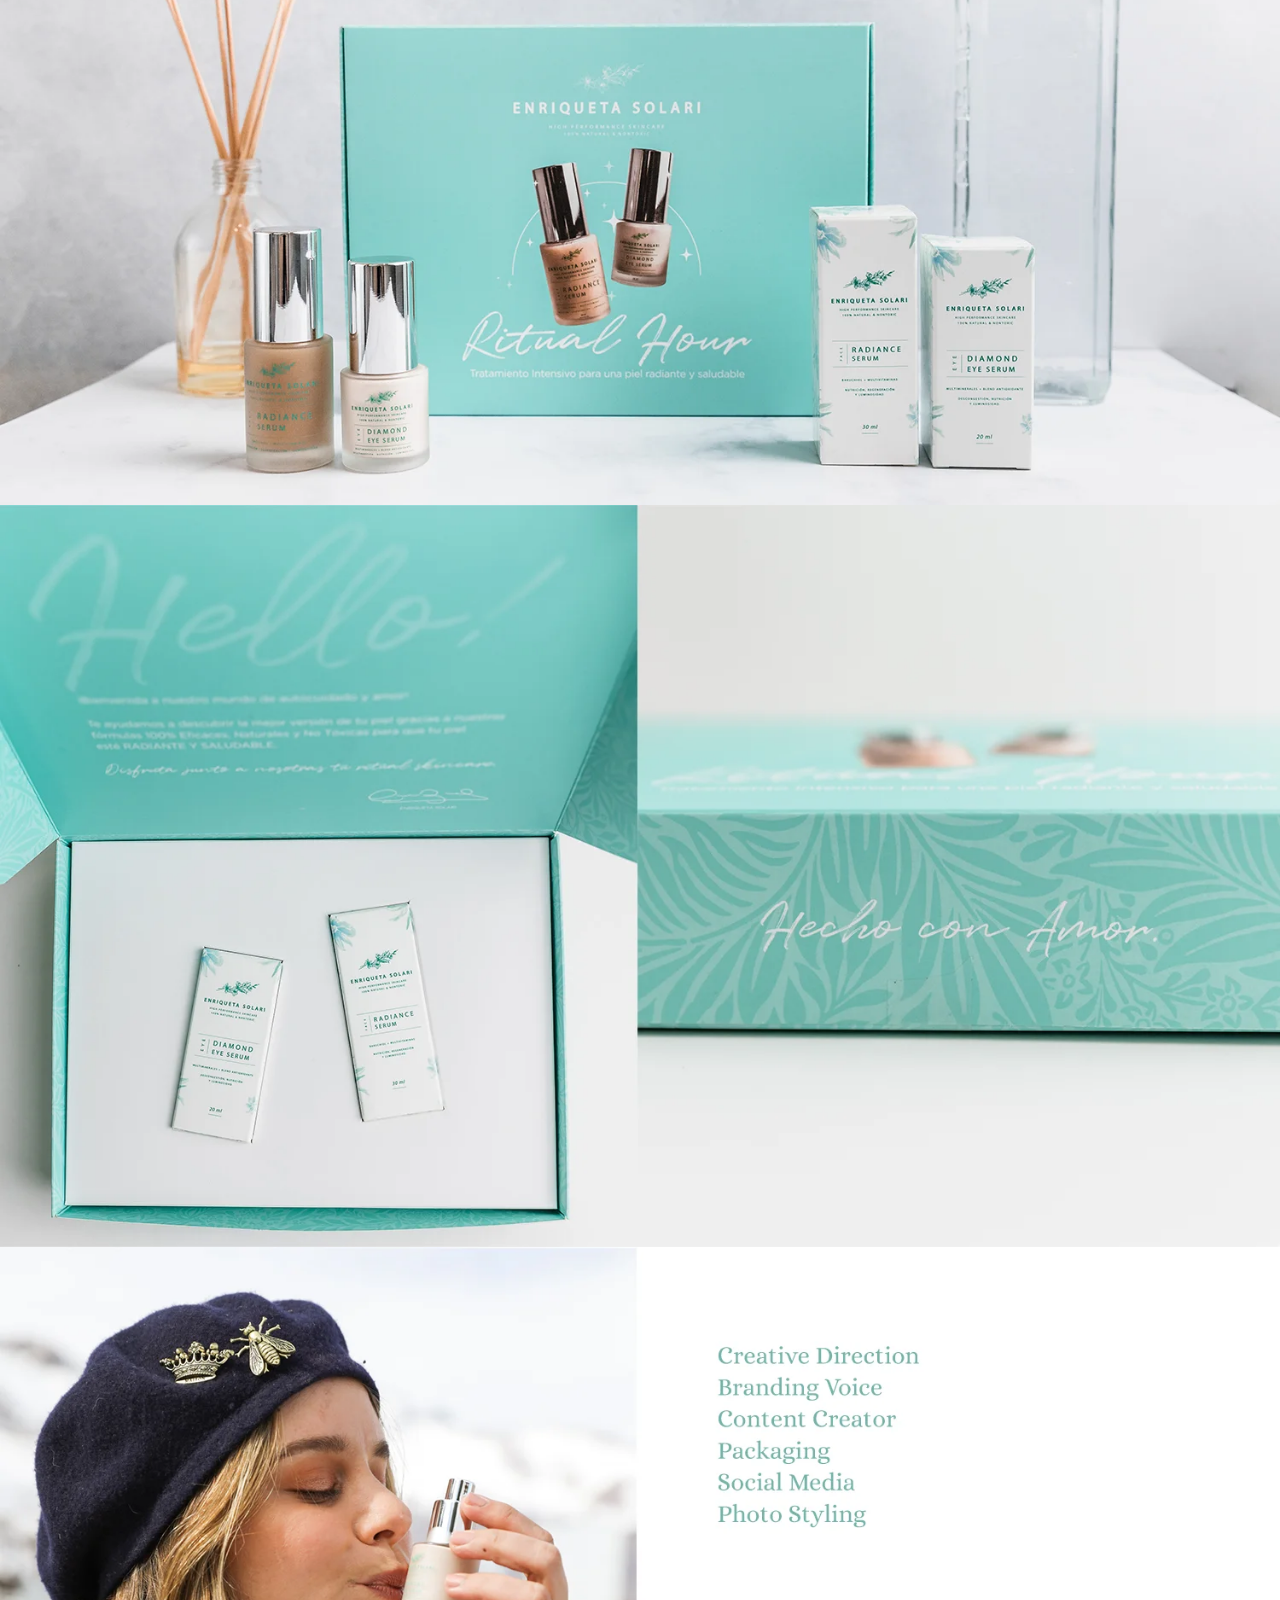
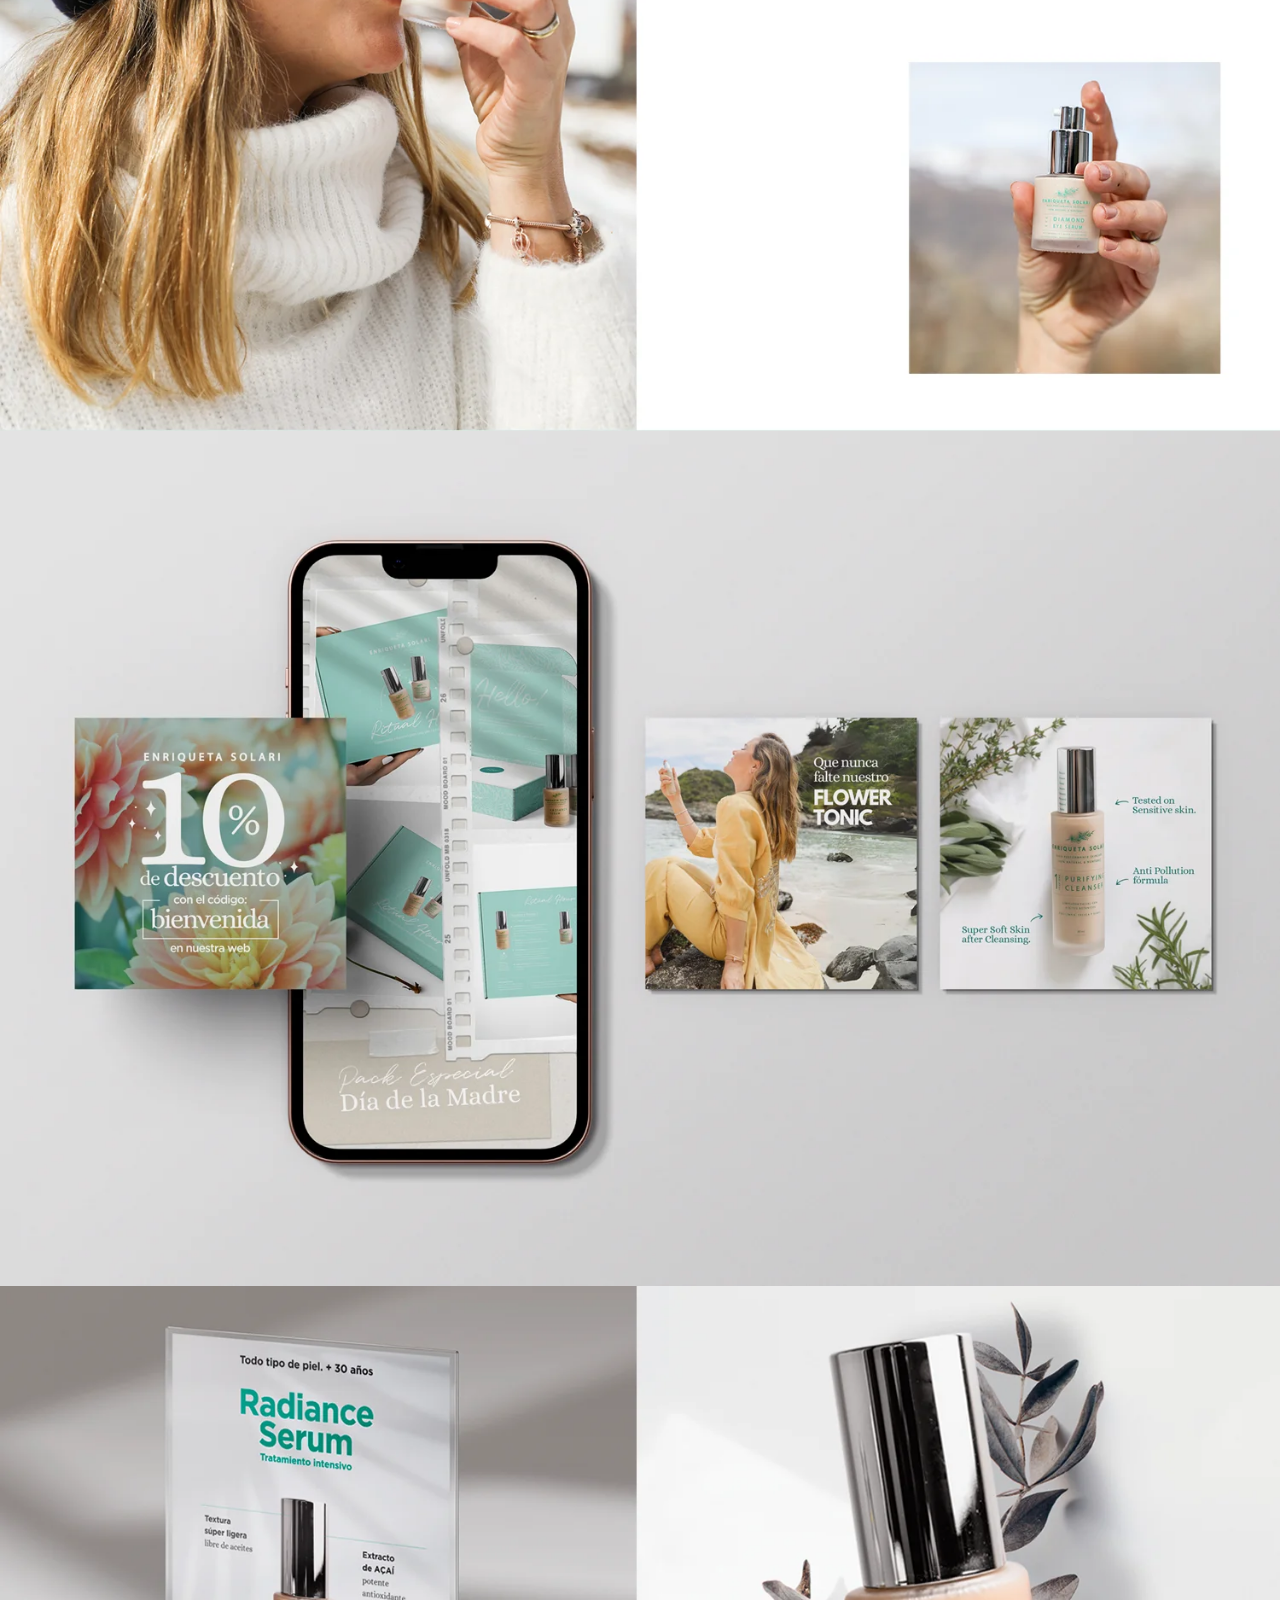
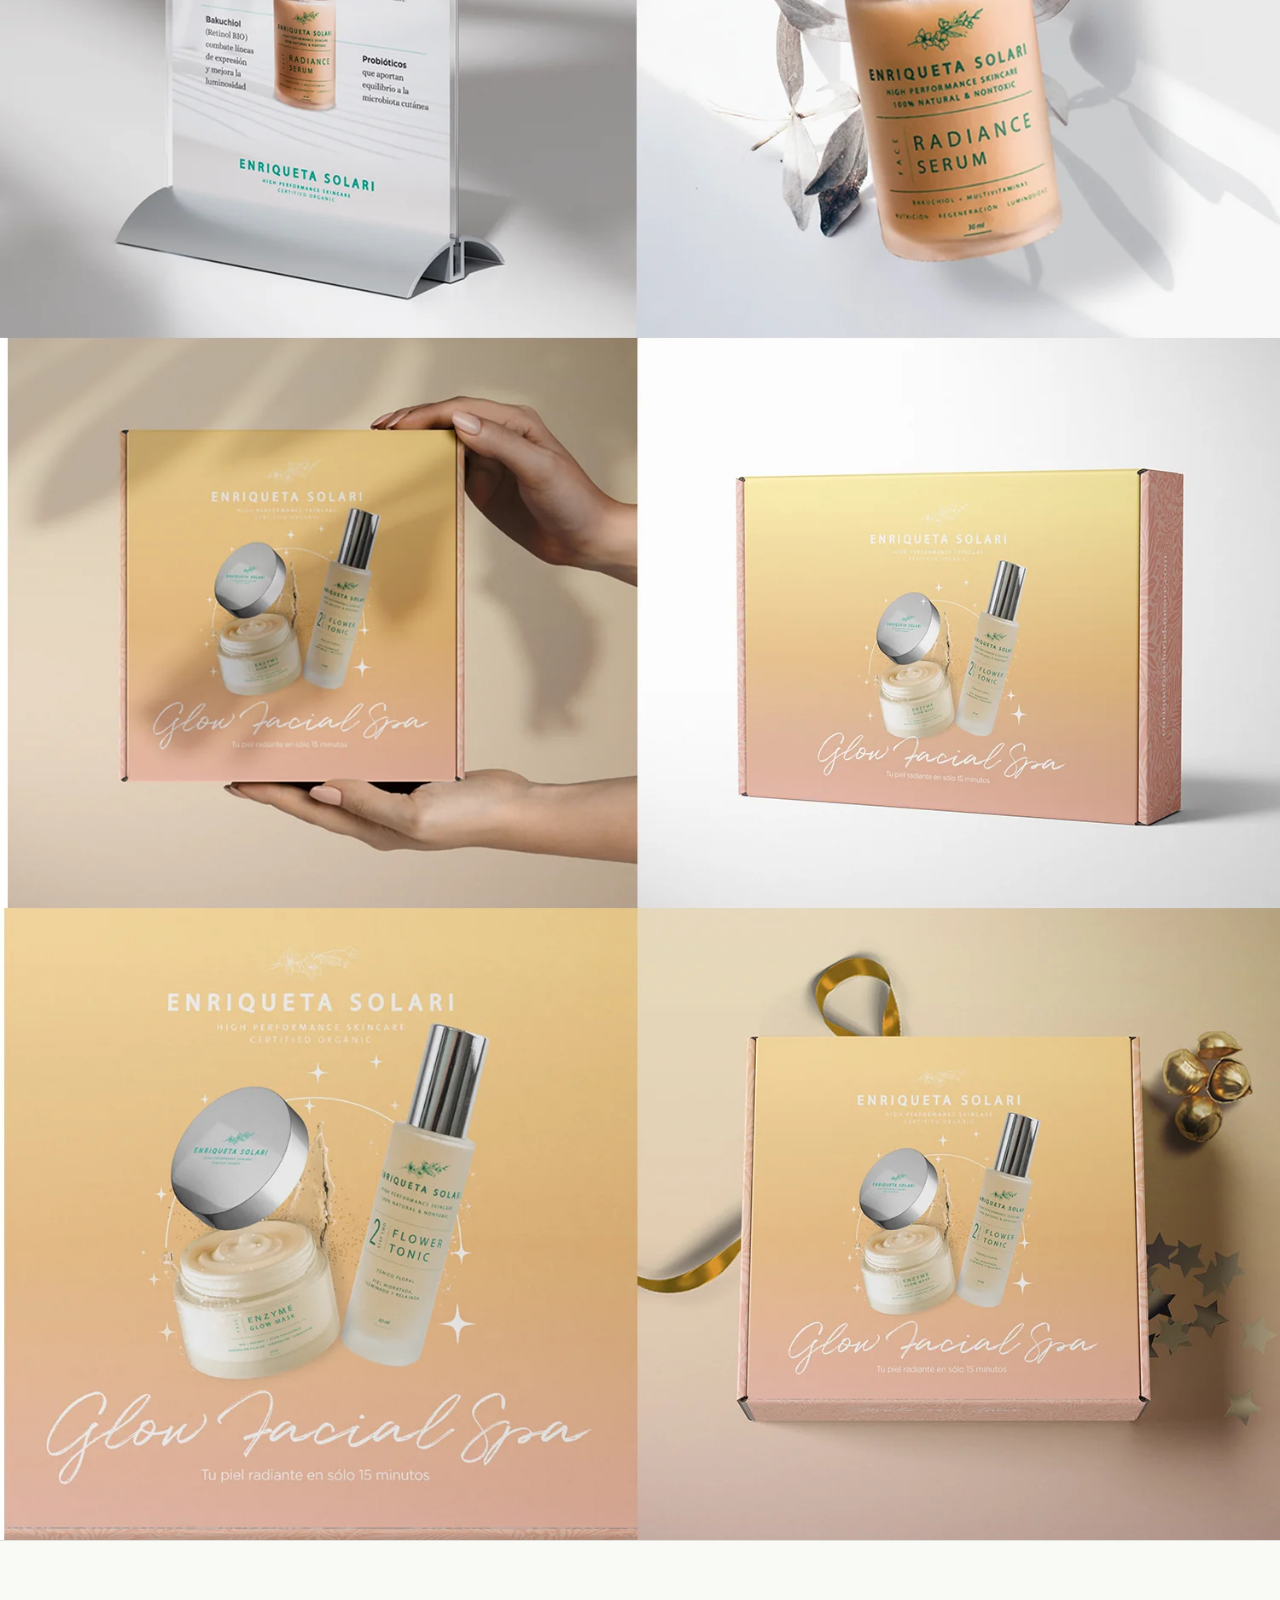
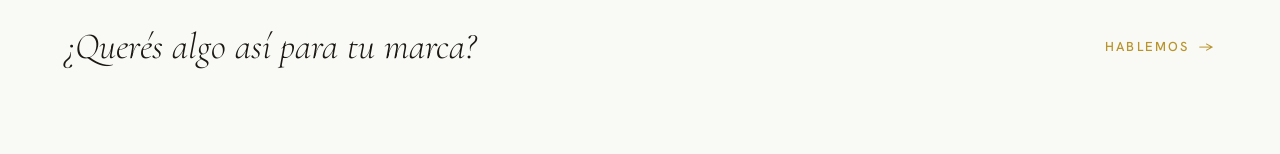
<file: Projects/Tilo/tilo-cms/Enriqueta Solari.html>
<!DOCTYPE html>
<html lang="es" data-theme="papel">
<head>
<meta charset="UTF-8" />
<meta name="viewport" content="width=device-width, initial-scale=1.0" />
<title>Enriqueta Solari — Proyecto · Tilo Estudio</title>
<meta name="description" content="Enriqueta Solari — identidad de marca, packaging y contenido para una línea de skincare orgánico de alta performance. Proyecto de Tilo Estudio." />
<link rel="preconnect" href="https://fonts.googleapis.com" />
<link rel="preconnect" href="https://fonts.gstatic.com" crossorigin />
<link href="https://fonts.googleapis.com/css2?family=Cormorant+Garamond:ital,wght@0,300;0,400;0,500;1,300;1,400&family=Hanken+Grotesk:wght@300;400;500&display=swap" rel="stylesheet" />
<link rel="stylesheet" href="assets/styles.css" />
<meta property="og:type" content="article" />
<meta property="og:locale" content="es_AR" />
<meta property="og:site_name" content="Tilo Estudio" />
<meta property="og:title" content="Enriqueta Solari · Tilo Estudio" />
<meta property="og:description" content="Identidad, packaging y contenido para una marca de skincare." />
<meta property="og:image" content="https://www.tiloestudio.com.ar/assets/og-image.jpg" />
<meta property="og:image:width" content="1200" />
<meta property="og:image:height" content="630" />
<meta name="twitter:card" content="summary_large_image" />
<meta name="twitter:image" content="https://www.tiloestudio.com.ar/assets/og-image.jpg" />
<template id="__bundler_thumbnail" data-bg-color="#f9f9f6">
  <svg viewBox="0 0 1200 800" xmlns="http://www.w3.org/2000/svg">
    <rect width="1200" height="800" fill="#f9f9f6"/>
    <text x="600" y="430" text-anchor="middle" font-family="Cormorant Garamond, Georgia, serif" font-size="100" font-style="italic" fill="#B8942A">Enriqueta Solari</text>
  </svg>
</template>
<style>
  .mvn-page{background:var(--bg);color:var(--text)}
  /* Top bar */
  .mvn-bar{position:sticky;top:0;z-index:20;display:flex;align-items:center;justify-content:space-between;
    padding:18px clamp(20px,5vw,74px);background:color-mix(in oklab,var(--bg) 86%,transparent);
    backdrop-filter:blur(10px);border-bottom:1px solid var(--line)}
  .mvn-bar .logo-svg{height:24px;width:auto;color:var(--text)}
  .mvn-back{display:inline-flex;align-items:center;gap:9px;font-family:'Hanken Grotesk',sans-serif;
    font-size:13px;letter-spacing:.04em;color:var(--text);text-decoration:none;font-weight:400}
  .mvn-back .arr{transition:transform .3s var(--ease)}
  .mvn-back:hover .arr{transform:translateX(-4px)}
  /* Project intro */
  .mvn-intro{max-width:1000px;margin:0 auto;padding:clamp(48px,8vw,96px) clamp(20px,5vw,74px) clamp(32px,5vw,56px);text-align:center}
  .mvn-eyebrow{display:block;font-family:'Hanken Grotesk',sans-serif;font-size:12px;letter-spacing:.28em;
    text-transform:uppercase;color:var(--accent);margin-bottom:22px}
  .mvn-title{font-family:'Cormorant Garamond',Georgia,serif;font-weight:300;line-height:1.04;
    font-size:clamp(2.6rem,7vw,5rem);margin:0}
  .mvn-title em{font-style:italic;color:var(--accent)}
  .mvn-meta{display:flex;flex-wrap:wrap;gap:10px 28px;justify-content:center;margin-top:30px;
    font-family:'Hanken Grotesk',sans-serif;font-size:13px;letter-spacing:.04em;color:var(--muted)}
  .mvn-meta span{position:relative}
  /* Sábana — full-bleed stacked images, no frames, no gaps */
  .mvn-sabana{display:block;width:100%}
  .mvn-sabana img{display:block;width:100%;height:auto;margin:0;border:0}
  /* Footer */
  .mvn-foot{display:flex;flex-wrap:wrap;align-items:center;justify-content:space-between;gap:20px;
    padding:clamp(44px,6vw,80px) clamp(20px,5vw,74px);border-top:1px solid var(--line)}
  .mvn-foot .fl{font-family:'Cormorant Garamond',Georgia,serif;font-style:italic;font-weight:300;
    font-size:clamp(1.5rem,3.5vw,2.3rem);color:var(--text)}
  .mvn-foot .fr{display:inline-flex;align-items:center;gap:10px;font-family:'Hanken Grotesk',sans-serif;
    font-size:13px;letter-spacing:.16em;text-transform:uppercase;color:var(--accent);text-decoration:none;font-weight:500}
  .mvn-foot .fr .arr{transition:transform .3s var(--ease)}
  .mvn-foot .fr:hover .arr{transform:translateX(5px)}
</style>
</head>
<body class="mvn-page">

<header class="mvn-bar">
  <a href="index.html#proyectos" class="mvn-back"><span class="arr">←</span> Volver a proyectos</a>
  <a href="index.html" aria-label="Tilo Estudio — inicio"><img class="logo-svg" src="assets/logo.svg" alt="Tilo Estudio" /></a>
</header>

<section class="mvn-intro" data-screen-label="Enriqueta Intro">
  <span class="mvn-eyebrow">Branding · Packaging · Contenido</span>
  <h1 class="mvn-title">Enriqueta <em>Solari</em></h1>
  <div class="mvn-meta">
    <span>Dirección creativa &amp; voz de marca</span>
    <span>Packaging &amp; línea de productos</span>
    <span>Contenido, social media &amp; photo styling</span>
  </div>
</section>

<main class="mvn-sabana" data-screen-label="Enriqueta Sábana">
  <img loading="lazy" src="assets/enriqueta/enriqueta-01.webp" alt="Enriqueta Solari — identidad de marca" />
  <img loading="lazy" src="assets/enriqueta/enriqueta-02.webp" alt="Enriqueta Solari — fotografía de producto" />
  <img loading="lazy" src="assets/enriqueta/enriqueta-03.webp" alt="Enriqueta Solari — dirección de arte e ingredientes" />
  <img loading="lazy" src="assets/enriqueta/enriqueta-04.webp" alt="Enriqueta Solari — pack Ritual Hour" />
  <img loading="lazy" src="assets/enriqueta/enriqueta-05.webp" alt="Enriqueta Solari — unboxing y mensaje de marca" />
  <img loading="lazy" src="assets/enriqueta/enriqueta-06.webp" alt="Enriqueta Solari — contenido editorial y servicios" />
  <img loading="lazy" src="assets/enriqueta/enriqueta-07.webp" alt="Enriqueta Solari — piezas de social media" />
  <img loading="lazy" src="assets/enriqueta/enriqueta-08.webp" alt="Enriqueta Solari — material POP" />
  <img loading="lazy" src="assets/enriqueta/enriqueta-09.webp" alt="Enriqueta Solari — pack Glow Facial Spa" />
  <img loading="lazy" src="assets/enriqueta/enriqueta-10.webp" alt="Enriqueta Solari — packaging de regalo" />
  <img loading="lazy" src="assets/enriqueta/enriqueta-11.webp" alt="Enriqueta Solari — diseño de packaging" />
</main>

<footer class="mvn-foot" data-screen-label="Enriqueta Footer">
  <span class="fl">¿Querés algo así para tu marca?</span>
  <a href="index.html#contacto" class="fr">Hablemos <span class="arr">→</span></a>
</footer>

</body>
</html>
</file>
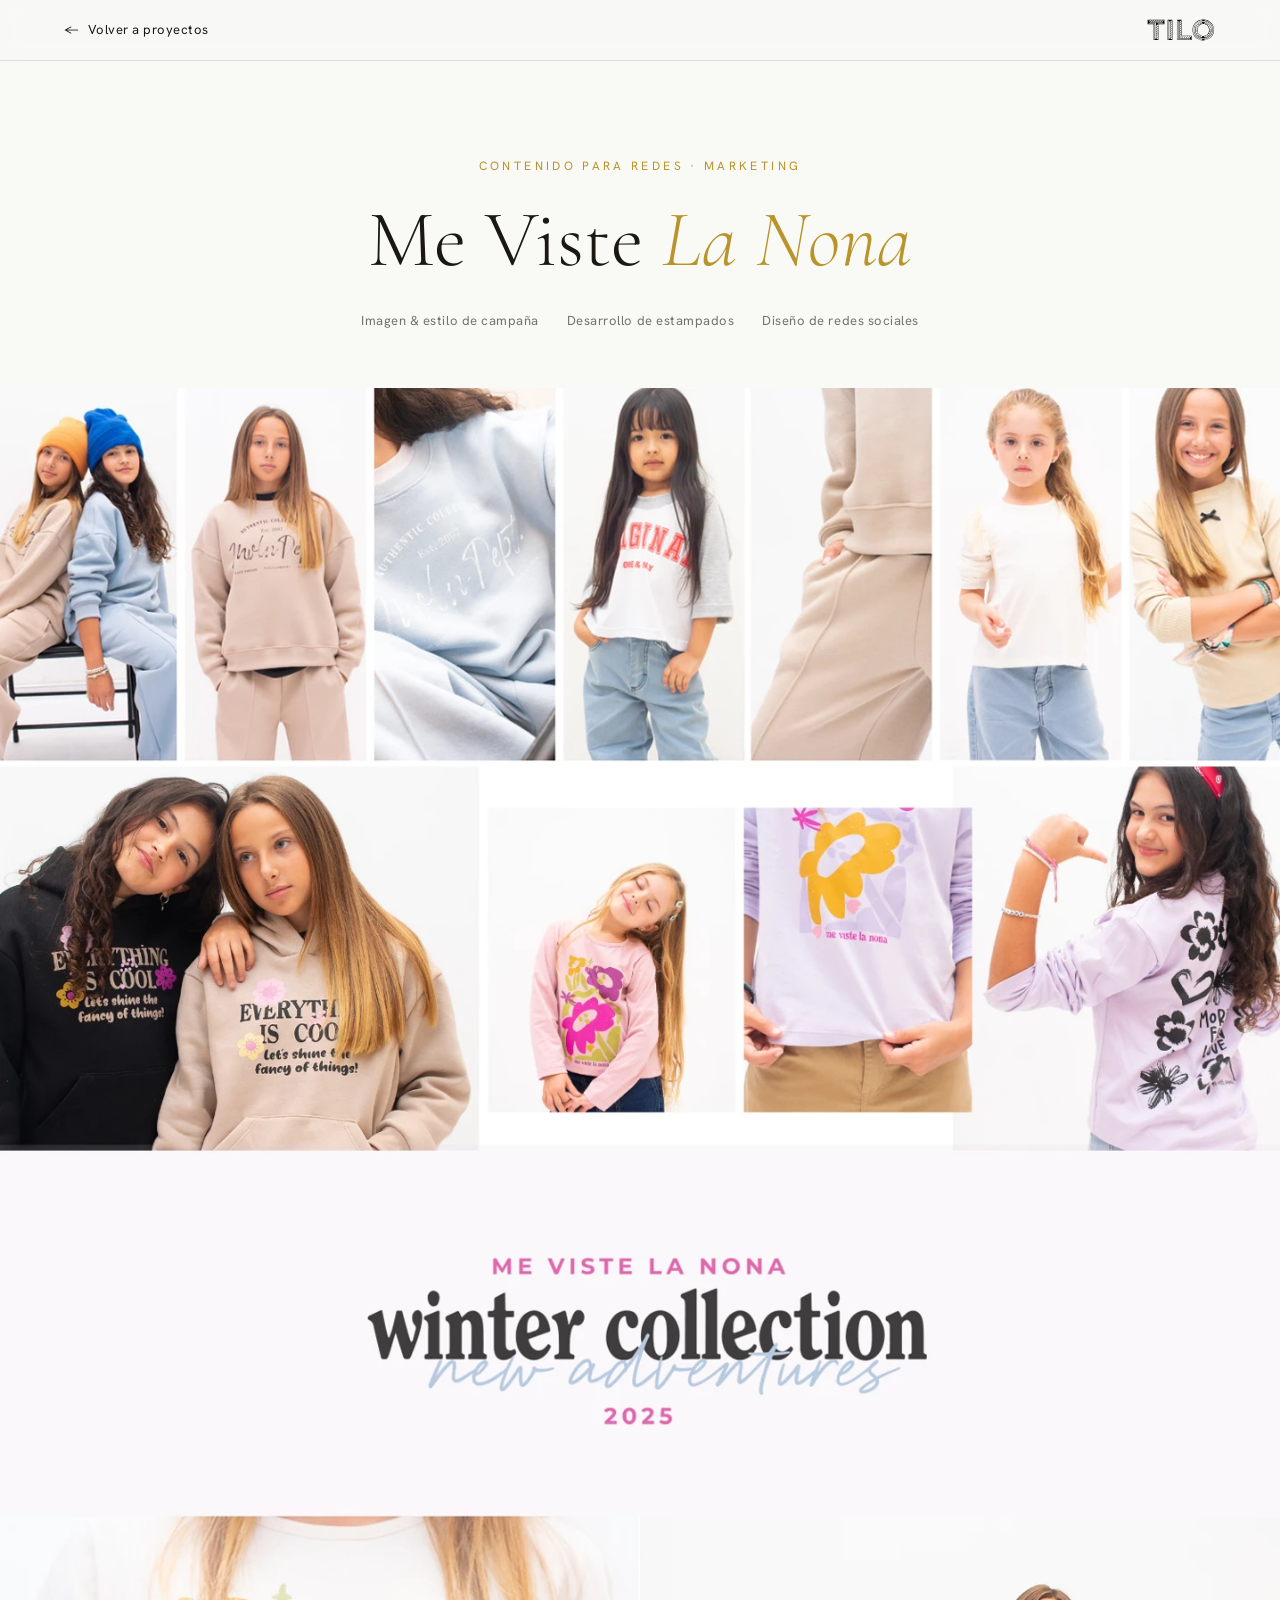
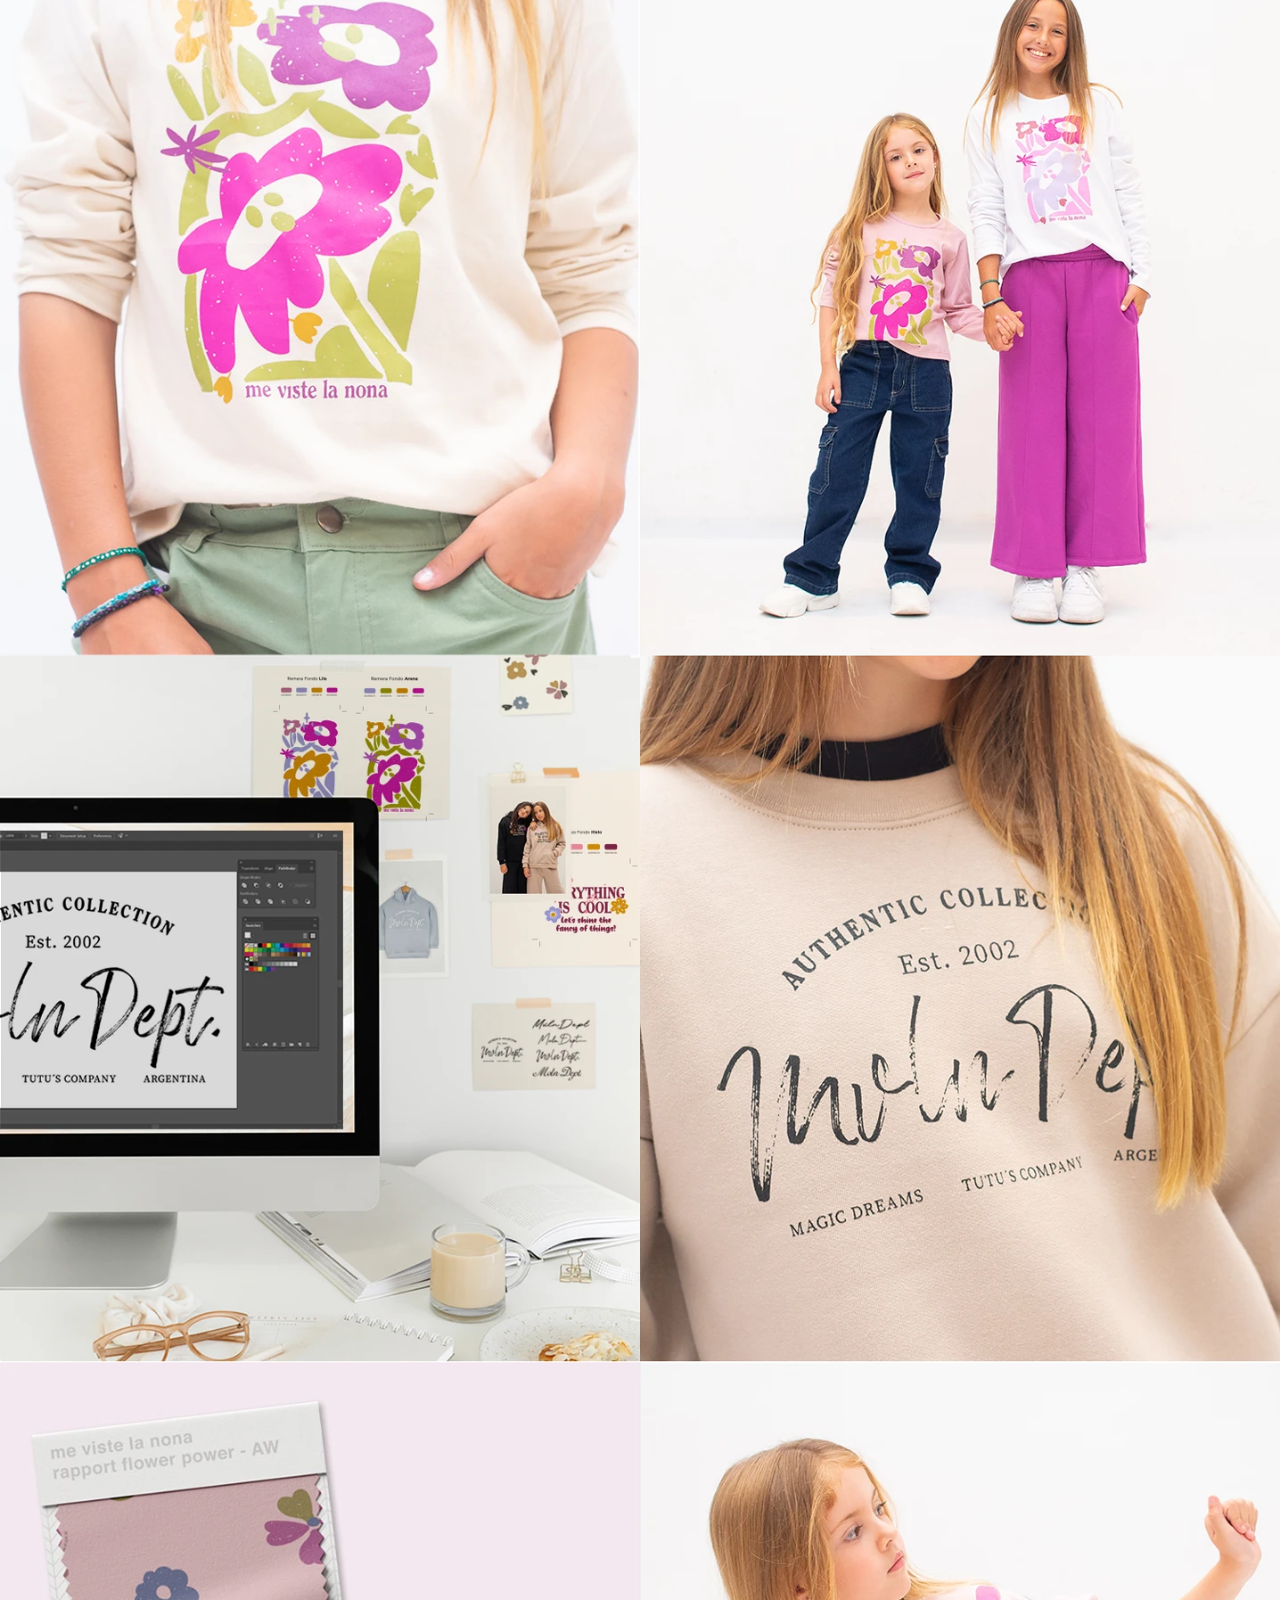
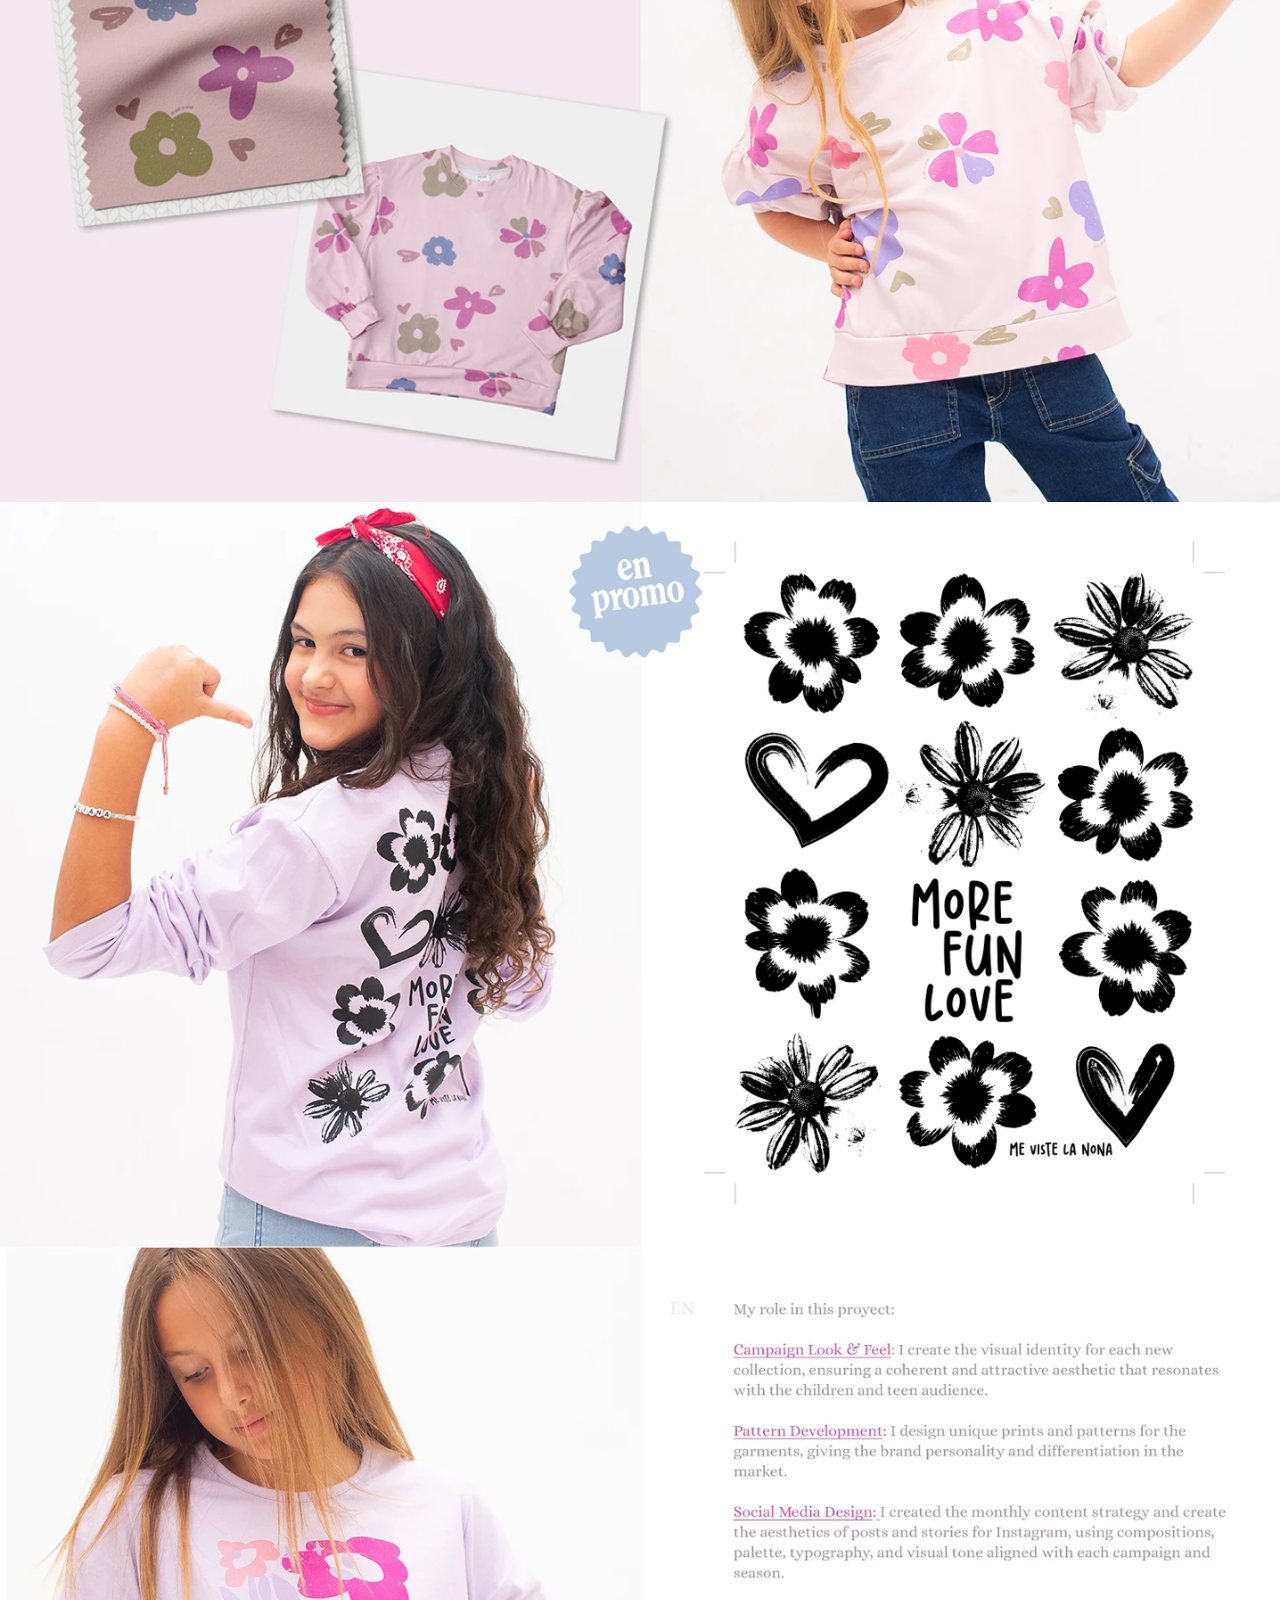
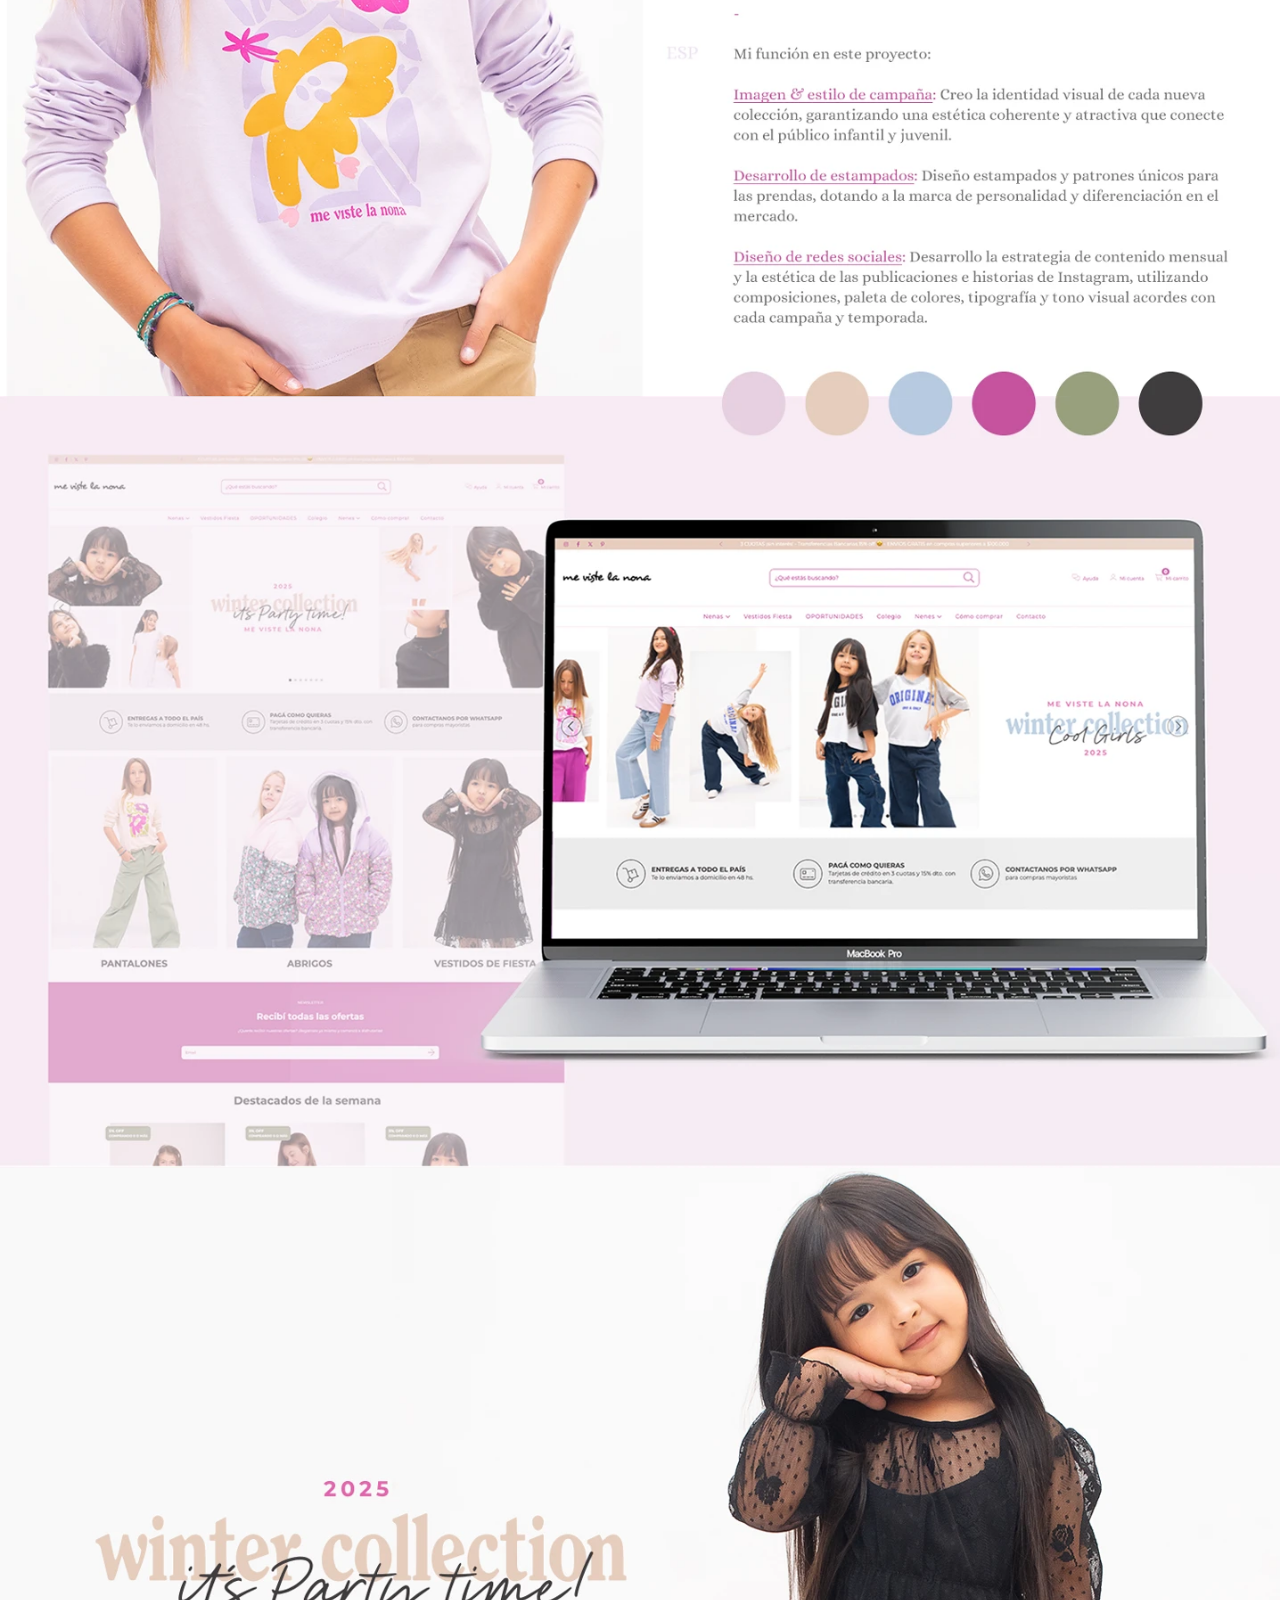
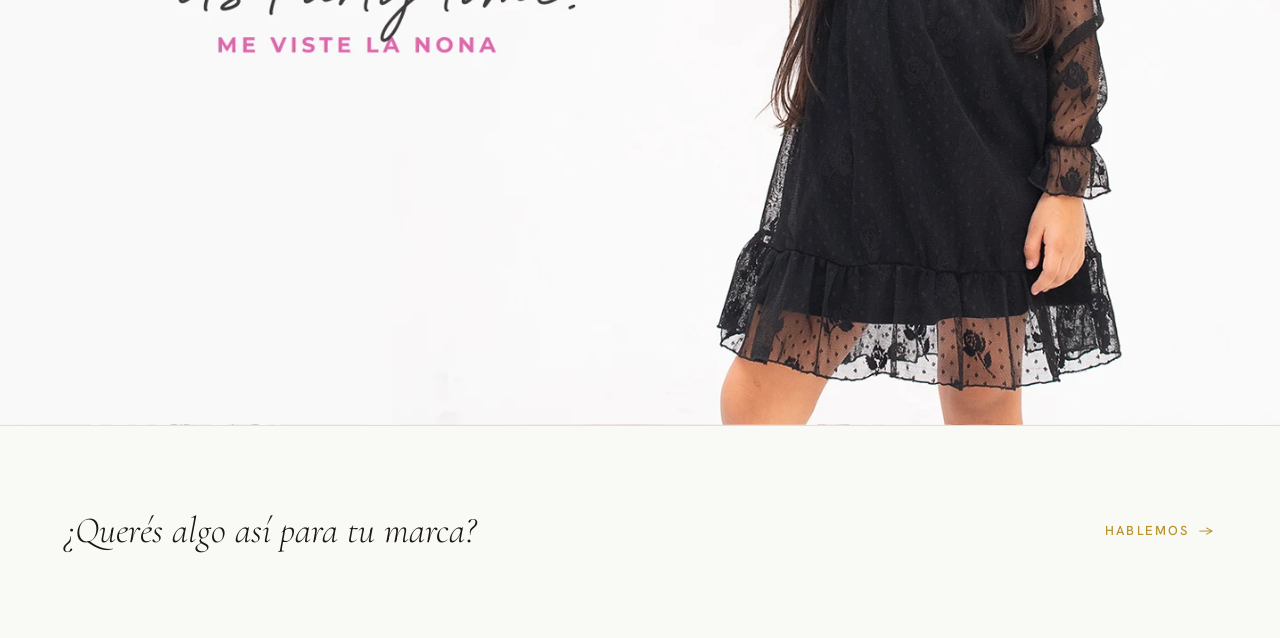
<file: Projects/Tilo/tilo-cms/Me Viste La Nona.html>
<!DOCTYPE html>
<html lang="es" data-theme="papel">
<head>
<meta charset="UTF-8" />
<meta name="viewport" content="width=device-width, initial-scale=1.0" />
<title>Me Viste La Nona — Proyecto · Tilo Estudio</title>
<meta name="description" content="Me Viste La Nona — contenido para redes y marketing de temporada. Proyecto de Tilo Estudio." />
<link rel="preconnect" href="https://fonts.googleapis.com" />
<link rel="preconnect" href="https://fonts.gstatic.com" crossorigin />
<link href="https://fonts.googleapis.com/css2?family=Cormorant+Garamond:ital,wght@0,300;0,400;0,500;1,300;1,400&family=Hanken+Grotesk:wght@300;400;500&display=swap" rel="stylesheet" />
<link rel="stylesheet" href="assets/styles.css" />
<meta property="og:type" content="article" />
<meta property="og:locale" content="es_AR" />
<meta property="og:site_name" content="Tilo Estudio" />
<meta property="og:title" content="Me Viste La Nona · Tilo Estudio" />
<meta property="og:description" content="Contenido para redes y marketing para una marca de kidswear." />
<meta property="og:image" content="https://www.tiloestudio.com.ar/assets/og-image.jpg" />
<meta property="og:image:width" content="1200" />
<meta property="og:image:height" content="630" />
<meta name="twitter:card" content="summary_large_image" />
<meta name="twitter:image" content="https://www.tiloestudio.com.ar/assets/og-image.jpg" />
<template id="__bundler_thumbnail" data-bg-color="#f9f9f6">
  <svg viewBox="0 0 1200 800" xmlns="http://www.w3.org/2000/svg">
    <rect width="1200" height="800" fill="#f9f9f6"/>
    <text x="600" y="430" text-anchor="middle" font-family="Cormorant Garamond, Georgia, serif" font-size="120" font-style="italic" fill="#B8942A">Me Viste La Nona</text>
  </svg>
</template>
<style>
  .mvn-page{background:var(--bg);color:var(--text)}
  /* Top bar */
  .mvn-bar{position:sticky;top:0;z-index:20;display:flex;align-items:center;justify-content:space-between;
    padding:18px clamp(20px,5vw,74px);background:color-mix(in oklab,var(--bg) 86%,transparent);
    backdrop-filter:blur(10px);border-bottom:1px solid var(--line)}
  .mvn-bar .logo-svg{height:24px;width:auto;color:var(--text)}
  .mvn-back{display:inline-flex;align-items:center;gap:9px;font-family:'Hanken Grotesk',sans-serif;
    font-size:13px;letter-spacing:.04em;color:var(--text);text-decoration:none;font-weight:400}
  .mvn-back .arr{transition:transform .3s var(--ease)}
  .mvn-back:hover .arr{transform:translateX(-4px)}
  /* Project intro */
  .mvn-intro{max-width:1000px;margin:0 auto;padding:clamp(48px,8vw,96px) clamp(20px,5vw,74px) clamp(32px,5vw,56px);text-align:center}
  .mvn-eyebrow{display:block;font-family:'Hanken Grotesk',sans-serif;font-size:12px;letter-spacing:.28em;
    text-transform:uppercase;color:var(--accent);margin-bottom:22px}
  .mvn-title{font-family:'Cormorant Garamond',Georgia,serif;font-weight:300;line-height:1.04;
    font-size:clamp(2.6rem,7vw,5rem);margin:0}
  .mvn-title em{font-style:italic;color:var(--accent)}
  .mvn-meta{display:flex;flex-wrap:wrap;gap:10px 28px;justify-content:center;margin-top:30px;
    font-family:'Hanken Grotesk',sans-serif;font-size:13px;letter-spacing:.04em;color:var(--muted)}
  .mvn-meta span{position:relative}
  /* Sábana — full-bleed stacked images, no frames, no gaps */
  .mvn-sabana{display:block;width:100%}
  .mvn-sabana img{display:block;width:100%;height:auto;margin:0;border:0}
  /* Footer */
  .mvn-foot{display:flex;flex-wrap:wrap;align-items:center;justify-content:space-between;gap:20px;
    padding:clamp(44px,6vw,80px) clamp(20px,5vw,74px);border-top:1px solid var(--line)}
  .mvn-foot .fl{font-family:'Cormorant Garamond',Georgia,serif;font-style:italic;font-weight:300;
    font-size:clamp(1.5rem,3.5vw,2.3rem);color:var(--text)}
  .mvn-foot .fr{display:inline-flex;align-items:center;gap:10px;font-family:'Hanken Grotesk',sans-serif;
    font-size:13px;letter-spacing:.16em;text-transform:uppercase;color:var(--accent);text-decoration:none;font-weight:500}
  .mvn-foot .fr .arr{transition:transform .3s var(--ease)}
  .mvn-foot .fr:hover .arr{transform:translateX(5px)}
</style>
</head>
<body class="mvn-page">

<svg width="0" height="0" aria-hidden="true" style="position:absolute" focusable="false"><symbol id="tilo-logo" viewBox="0 0 1349 463" fill="currentColor"></symbol></svg>

<header class="mvn-bar">
  <a href="index.html#proyectos" class="mvn-back"><span class="arr">←</span> Volver a proyectos</a>
  <a href="index.html" aria-label="Tilo Estudio — inicio"><img class="logo-svg" src="assets/logo.svg" alt="Tilo Estudio" /></a>
</header>

<section class="mvn-intro" data-screen-label="MVN Intro">
  <span class="mvn-eyebrow">Contenido para Redes · Marketing</span>
  <h1 class="mvn-title">Me Viste <em>La Nona</em></h1>
  <div class="mvn-meta">
    <span>Imagen &amp; estilo de campaña</span>
    <span>Desarrollo de estampados</span>
    <span>Diseño de redes sociales</span>
  </div>
</section>

<main class="mvn-sabana" data-screen-label="MVN Sábana">
  <img loading="lazy" src="assets/mvn/mvn-01.webp" alt="Me Viste La Nona — 01" />
  <img loading="lazy" src="assets/mvn/mvn-02.webp" alt="Me Viste La Nona — 02" />
  <img loading="lazy" src="assets/mvn/mvn-03.webp" alt="Me Viste La Nona — 03" />
  <img loading="lazy" src="assets/mvn/mvn-04.webp" alt="Me Viste La Nona — 04" />
  <img loading="lazy" src="assets/mvn/mvn-05.webp" alt="Me Viste La Nona — 05" />
  <img loading="lazy" src="assets/mvn/mvn-06.webp" alt="Me Viste La Nona — 06" />
  <img loading="lazy" src="assets/mvn/mvn-07.webp" alt="Me Viste La Nona — 07" />
  <img loading="lazy" src="assets/mvn/mvn-08.webp" alt="Me Viste La Nona — 08" />
  <img loading="lazy" src="assets/mvn/mvn-09.webp" alt="Me Viste La Nona — 09" />
</main>

<footer class="mvn-foot" data-screen-label="MVN Footer">
  <span class="fl">¿Querés algo así para tu marca?</span>
  <a href="index.html#contacto" class="fr">Hablemos <span class="arr">→</span></a>
</footer>

</body>
</html>
</file>
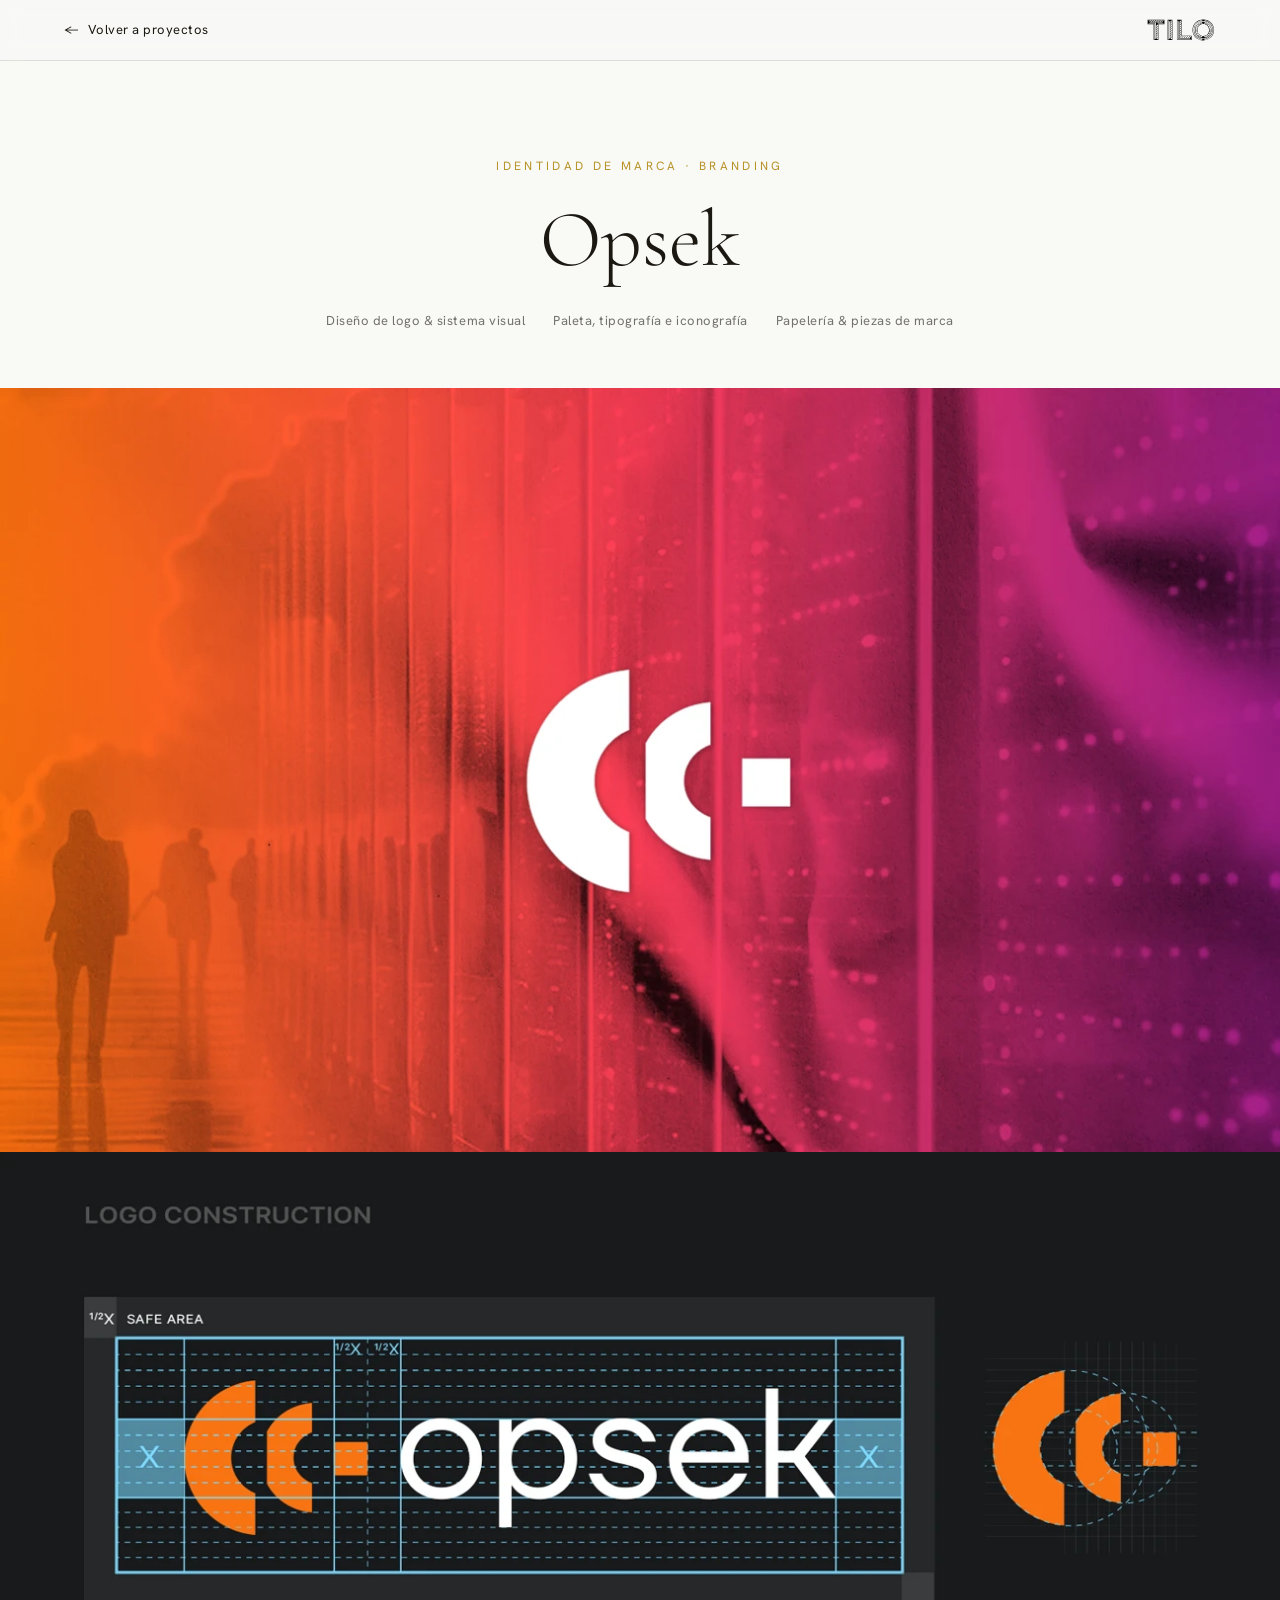
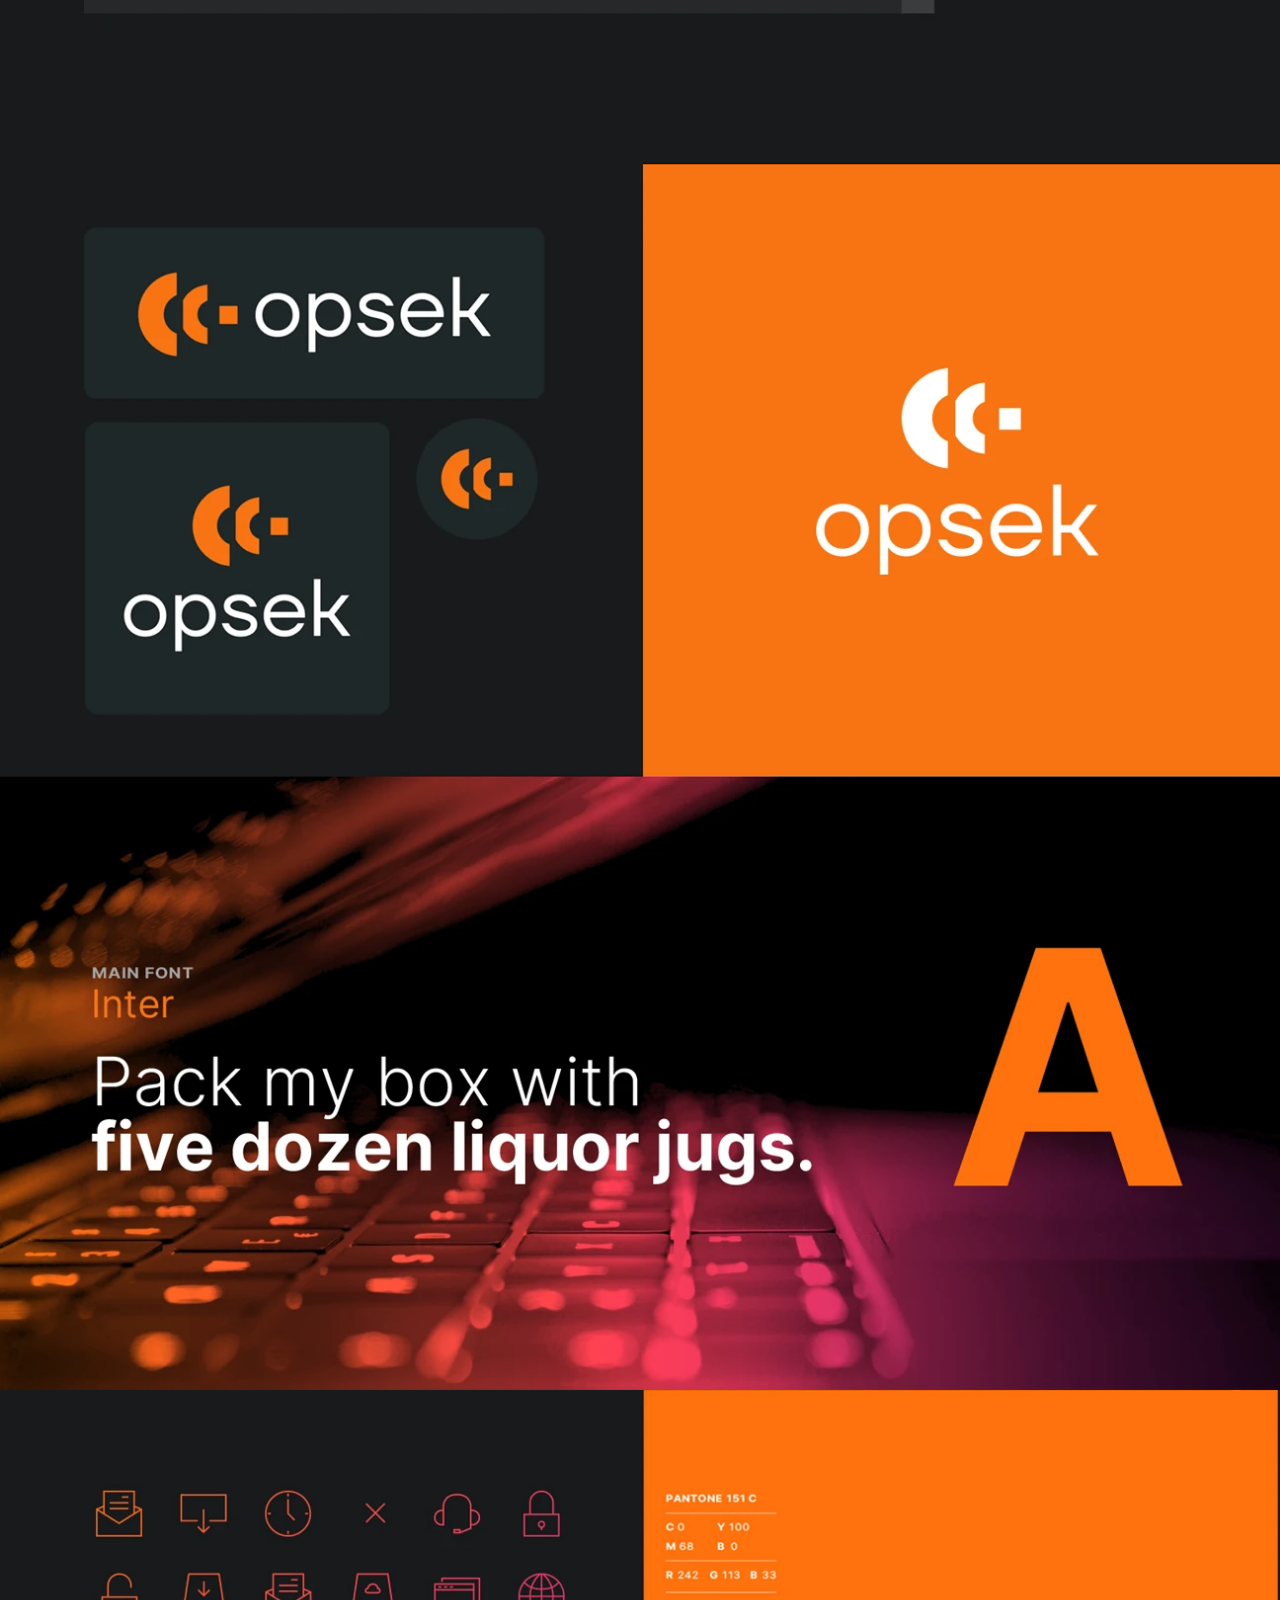
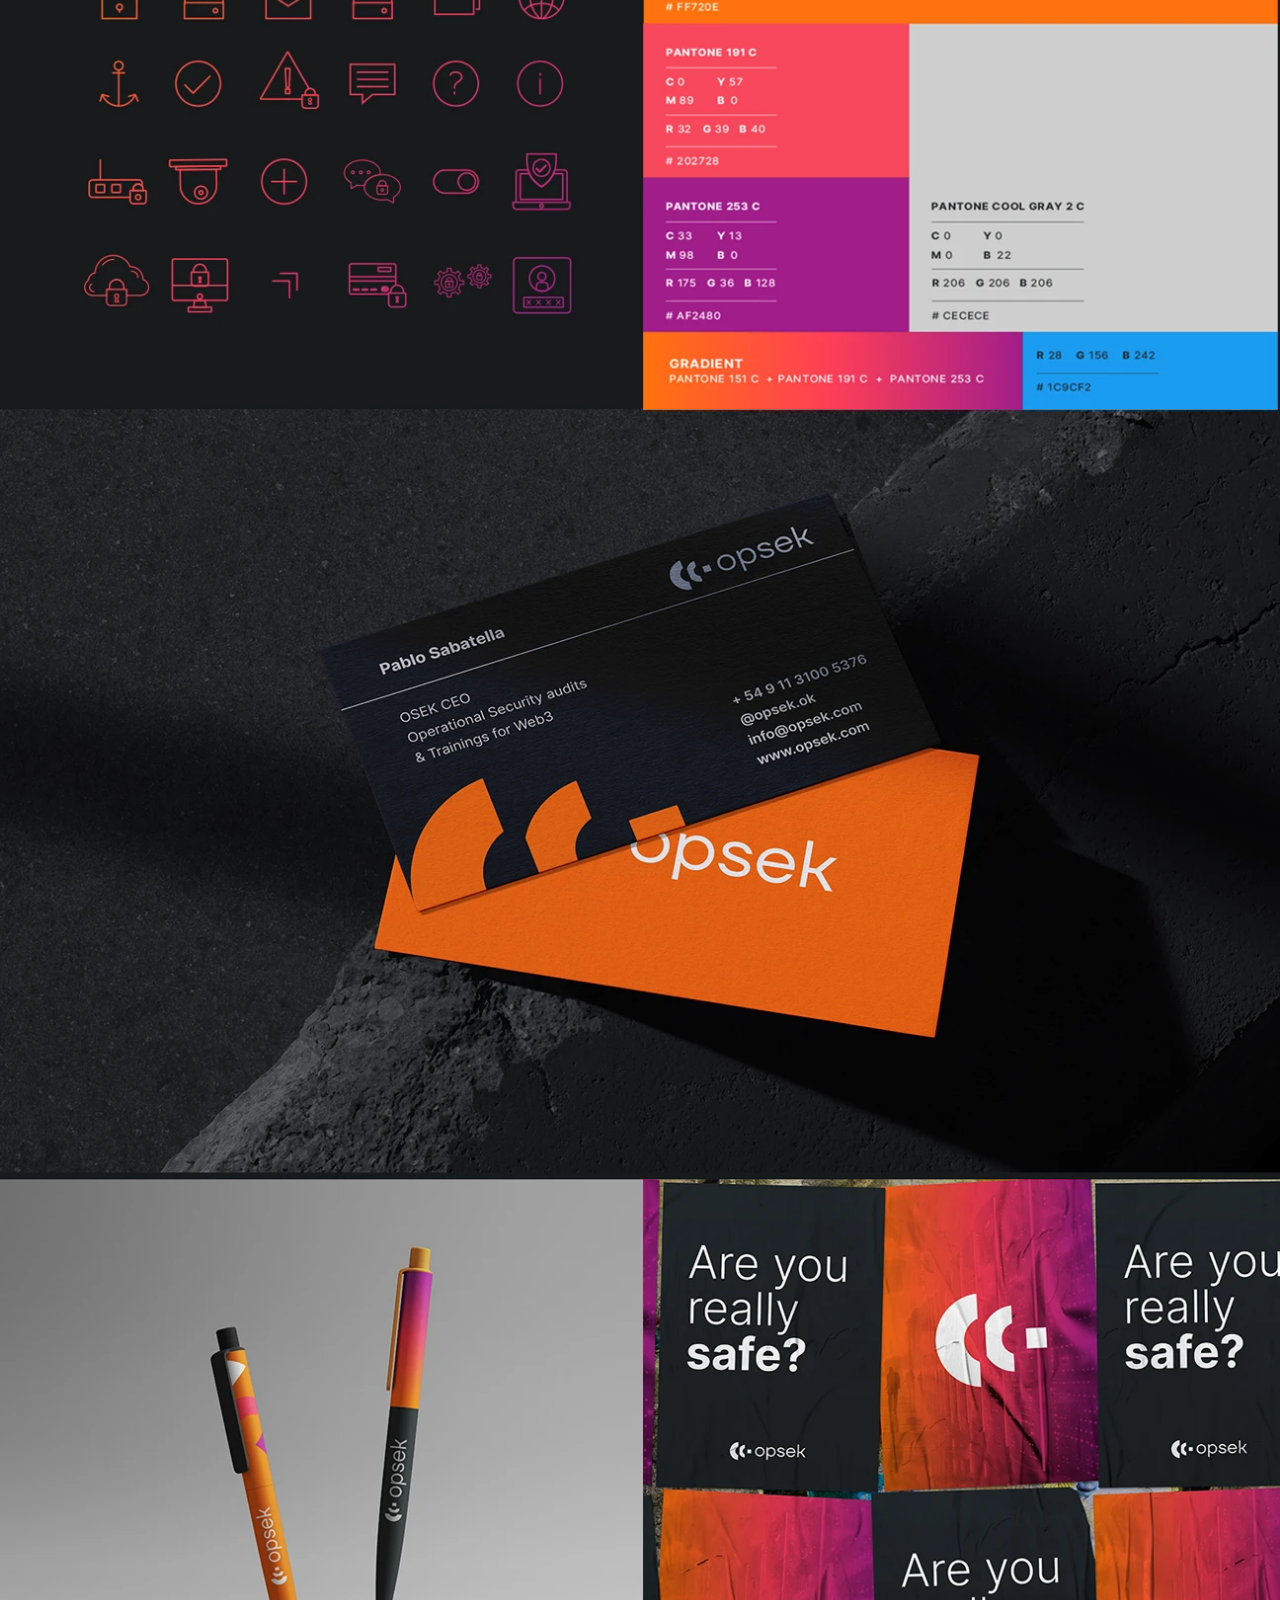
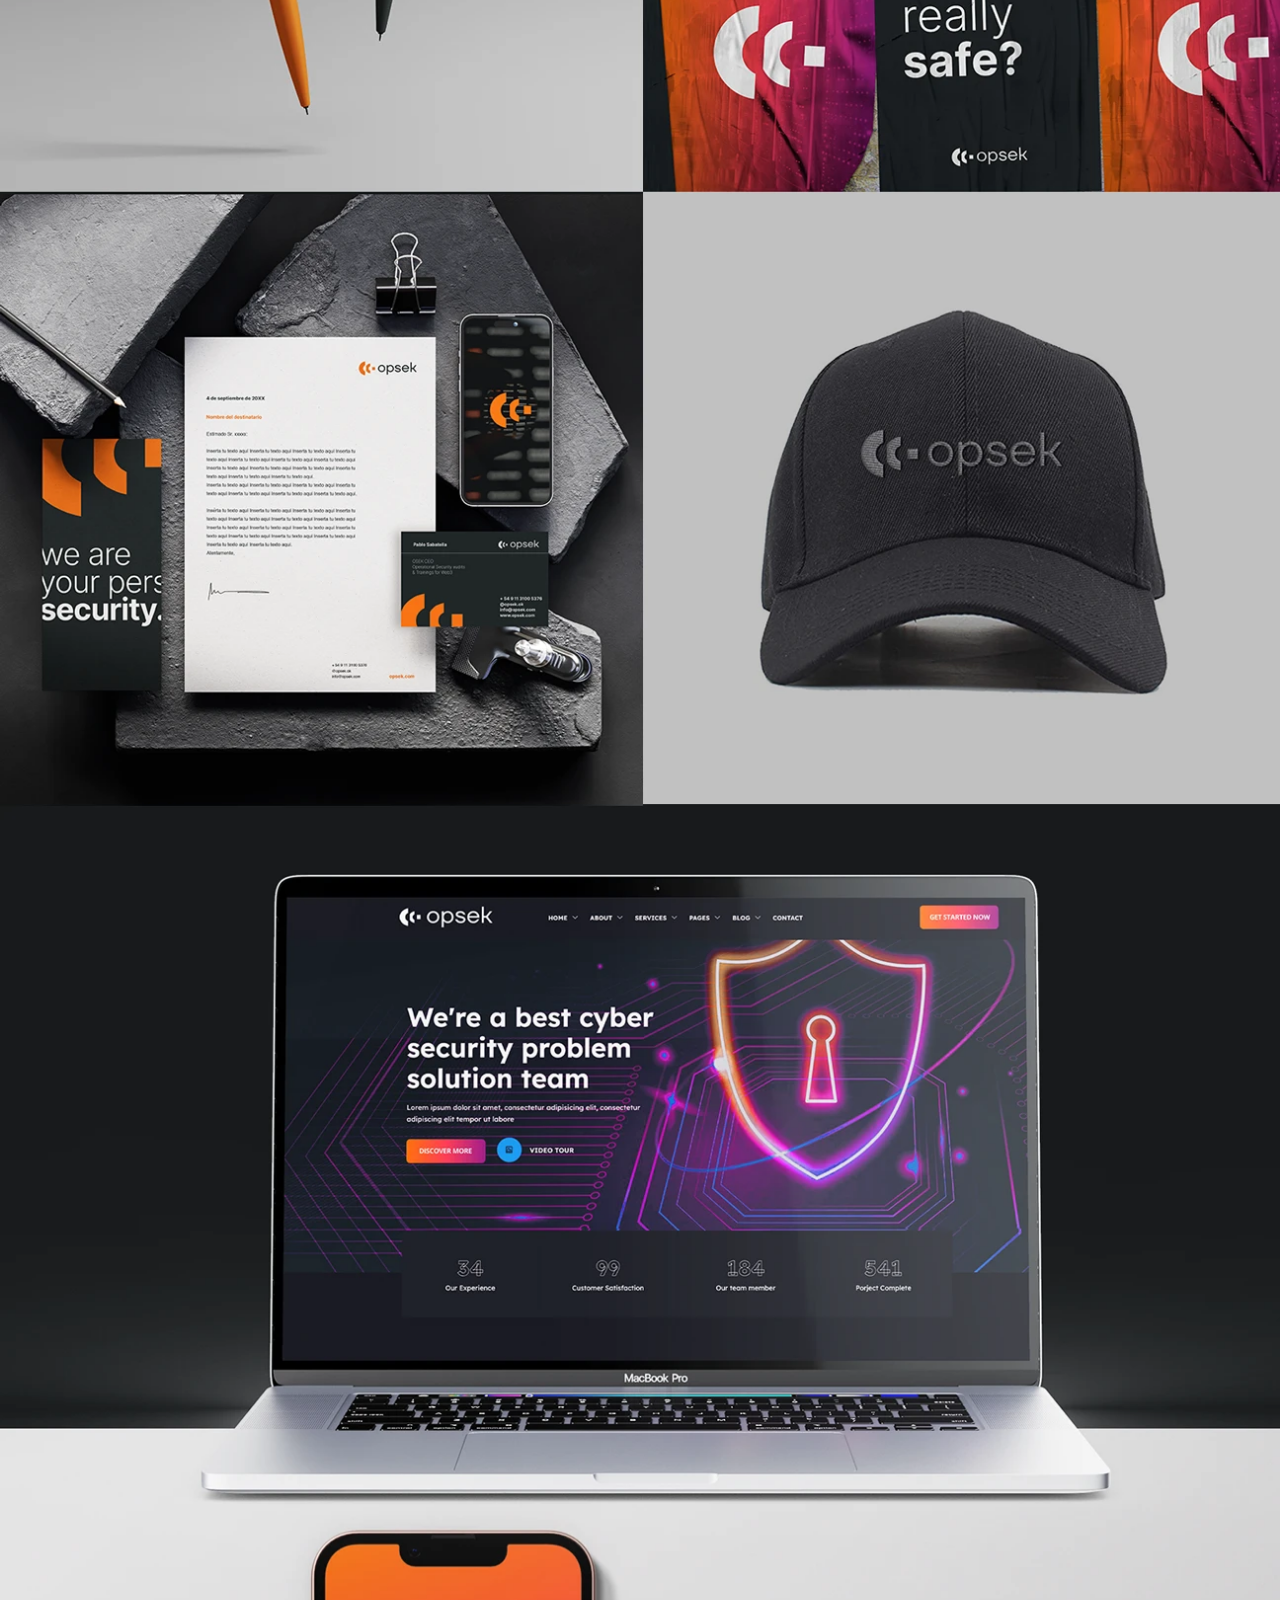
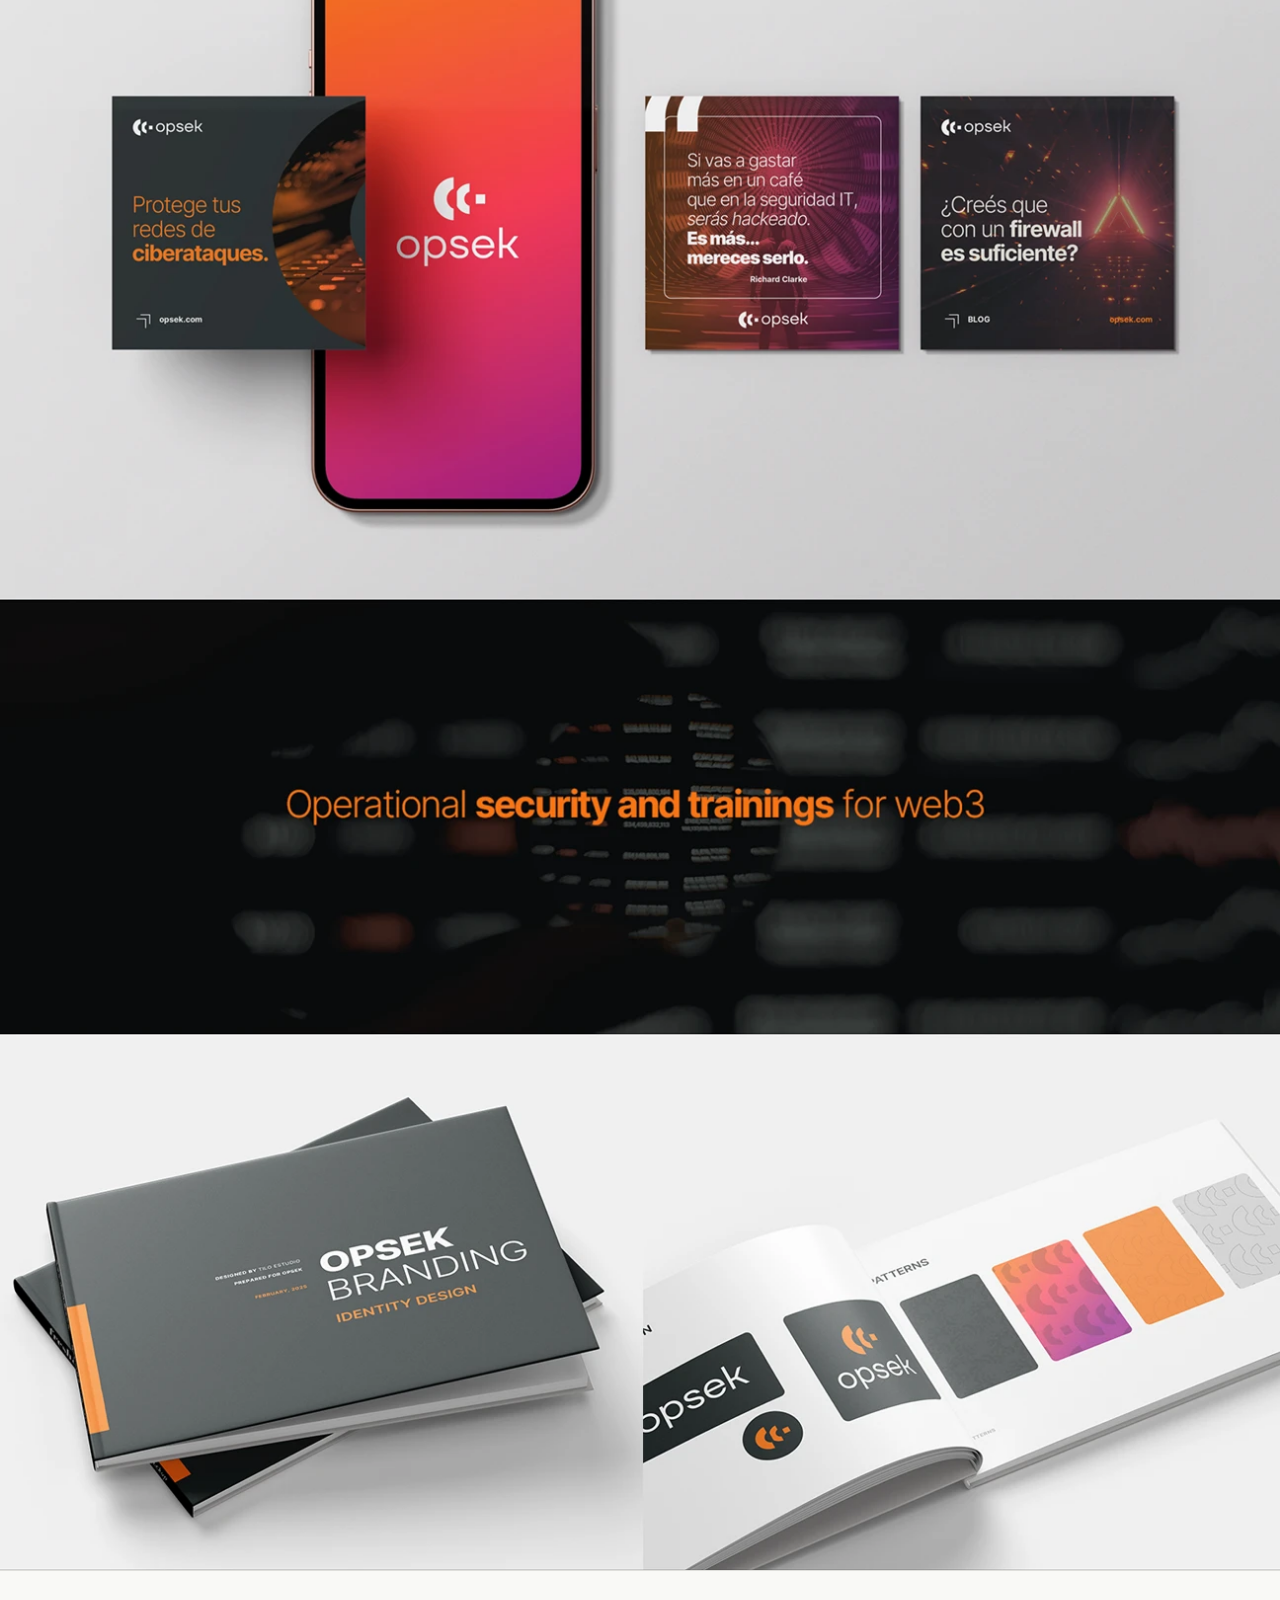
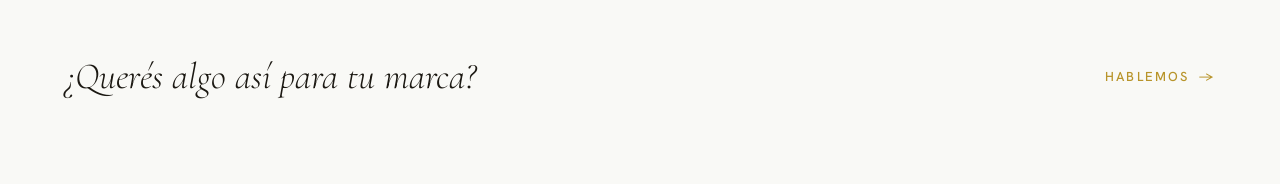
<file: Projects/Tilo/tilo-cms/Opsek.html>
<!DOCTYPE html>
<html lang="es" data-theme="papel">
<head>
<meta charset="UTF-8" />
<meta name="viewport" content="width=device-width, initial-scale=1.0" />
<title>Opsek — Proyecto · Tilo Estudio</title>
<meta name="description" content="Opsek — identidad de marca y branding para una firma de seguridad operacional Web3. Proyecto de Tilo Estudio." />
<link rel="preconnect" href="https://fonts.googleapis.com" />
<link rel="preconnect" href="https://fonts.gstatic.com" crossorigin />
<link href="https://fonts.googleapis.com/css2?family=Cormorant+Garamond:ital,wght@0,300;0,400;0,500;1,300;1,400&family=Hanken+Grotesk:wght@300;400;500&display=swap" rel="stylesheet" />
<link rel="stylesheet" href="assets/styles.css" />
<meta property="og:type" content="article" />
<meta property="og:locale" content="es_AR" />
<meta property="og:site_name" content="Tilo Estudio" />
<meta property="og:title" content="Opsek · Tilo Estudio" />
<meta property="og:description" content="Identidad de marca y branding para ciberseguridad." />
<meta property="og:image" content="https://www.tiloestudio.com.ar/assets/og-image.jpg" />
<meta property="og:image:width" content="1200" />
<meta property="og:image:height" content="630" />
<meta name="twitter:card" content="summary_large_image" />
<meta name="twitter:image" content="https://www.tiloestudio.com.ar/assets/og-image.jpg" />
<template id="__bundler_thumbnail" data-bg-color="#f9f9f6">
  <svg viewBox="0 0 1200 800" xmlns="http://www.w3.org/2000/svg">
    <rect width="1200" height="800" fill="#f9f9f6"/>
    <text x="600" y="430" text-anchor="middle" font-family="Cormorant Garamond, Georgia, serif" font-size="120" font-style="italic" fill="#B8942A">Opsek</text>
  </svg>
</template>
<style>
  .mvn-page{background:var(--bg);color:var(--text)}
  /* Top bar */
  .mvn-bar{position:sticky;top:0;z-index:20;display:flex;align-items:center;justify-content:space-between;
    padding:18px clamp(20px,5vw,74px);background:color-mix(in oklab,var(--bg) 86%,transparent);
    backdrop-filter:blur(10px);border-bottom:1px solid var(--line)}
  .mvn-bar .logo-svg{height:24px;width:auto;color:var(--text)}
  .mvn-back{display:inline-flex;align-items:center;gap:9px;font-family:'Hanken Grotesk',sans-serif;
    font-size:13px;letter-spacing:.04em;color:var(--text);text-decoration:none;font-weight:400}
  .mvn-back .arr{transition:transform .3s var(--ease)}
  .mvn-back:hover .arr{transform:translateX(-4px)}
  /* Project intro */
  .mvn-intro{max-width:1000px;margin:0 auto;padding:clamp(48px,8vw,96px) clamp(20px,5vw,74px) clamp(32px,5vw,56px);text-align:center}
  .mvn-eyebrow{display:block;font-family:'Hanken Grotesk',sans-serif;font-size:12px;letter-spacing:.28em;
    text-transform:uppercase;color:var(--accent);margin-bottom:22px}
  .mvn-title{font-family:'Cormorant Garamond',Georgia,serif;font-weight:300;line-height:1.04;
    font-size:clamp(2.6rem,7vw,5rem);margin:0}
  .mvn-title em{font-style:italic;color:var(--accent)}
  .mvn-meta{display:flex;flex-wrap:wrap;gap:10px 28px;justify-content:center;margin-top:30px;
    font-family:'Hanken Grotesk',sans-serif;font-size:13px;letter-spacing:.04em;color:var(--muted)}
  .mvn-meta span{position:relative}
  /* Sábana — full-bleed stacked images, no frames, no gaps */
  .mvn-sabana{display:block;width:100%}
  .mvn-sabana img{display:block;width:100%;height:auto;margin:0;border:0}
  /* Footer */
  .mvn-foot{display:flex;flex-wrap:wrap;align-items:center;justify-content:space-between;gap:20px;
    padding:clamp(44px,6vw,80px) clamp(20px,5vw,74px);border-top:1px solid var(--line)}
  .mvn-foot .fl{font-family:'Cormorant Garamond',Georgia,serif;font-style:italic;font-weight:300;
    font-size:clamp(1.5rem,3.5vw,2.3rem);color:var(--text)}
  .mvn-foot .fr{display:inline-flex;align-items:center;gap:10px;font-family:'Hanken Grotesk',sans-serif;
    font-size:13px;letter-spacing:.16em;text-transform:uppercase;color:var(--accent);text-decoration:none;font-weight:500}
  .mvn-foot .fr .arr{transition:transform .3s var(--ease)}
  .mvn-foot .fr:hover .arr{transform:translateX(5px)}
</style>
</head>
<body class="mvn-page">

<header class="mvn-bar">
  <a href="index.html#proyectos" class="mvn-back"><span class="arr">←</span> Volver a proyectos</a>
  <a href="index.html" aria-label="Tilo Estudio — inicio"><img class="logo-svg" src="assets/logo.svg" alt="Tilo Estudio" /></a>
</header>

<section class="mvn-intro" data-screen-label="Opsek Intro">
  <span class="mvn-eyebrow">Identidad de Marca · Branding</span>
  <h1 class="mvn-title">Opsek</h1>
  <div class="mvn-meta">
    <span>Diseño de logo &amp; sistema visual</span>
    <span>Paleta, tipografía e iconografía</span>
    <span>Papelería &amp; piezas de marca</span>
  </div>
</section>

<main class="mvn-sabana" data-screen-label="Opsek Sábana">
  <img loading="lazy" src="assets/opsek/opsek-01.webp" alt="Opsek — 01" />
  <img loading="lazy" src="assets/opsek/opsek-02.webp" alt="Opsek — 02" />
  <img loading="lazy" src="assets/opsek/opsek-03.webp" alt="Opsek — 03" />
  <img loading="lazy" src="assets/opsek/opsek-04.webp" alt="Opsek — 04" />
  <img loading="lazy" src="assets/opsek/opsek-05.webp" alt="Opsek — 05" />
  <img loading="lazy" src="assets/opsek/opsek-06.webp" alt="Opsek — 06" />
  <img loading="lazy" src="assets/opsek/opsek-07.webp" alt="Opsek — 07" />
  <img loading="lazy" src="assets/opsek/opsek-08.webp" alt="Opsek — 08" />
  <img loading="lazy" src="assets/opsek/opsek-09.webp" alt="Opsek — 09" />
  <img loading="lazy" src="assets/opsek/opsek-10.webp" alt="Opsek — 10" />
  <img loading="lazy" src="assets/opsek/opsek-11.webp" alt="Opsek — 11" />
  <img loading="lazy" src="assets/opsek/opsek-12.webp" alt="Opsek — 12" />
</main>

<footer class="mvn-foot" data-screen-label="Opsek Footer">
  <span class="fl">¿Querés algo así para tu marca?</span>
  <a href="index.html#contacto" class="fr">Hablemos <span class="arr">→</span></a>
</footer>

</body>
</html>
</file>
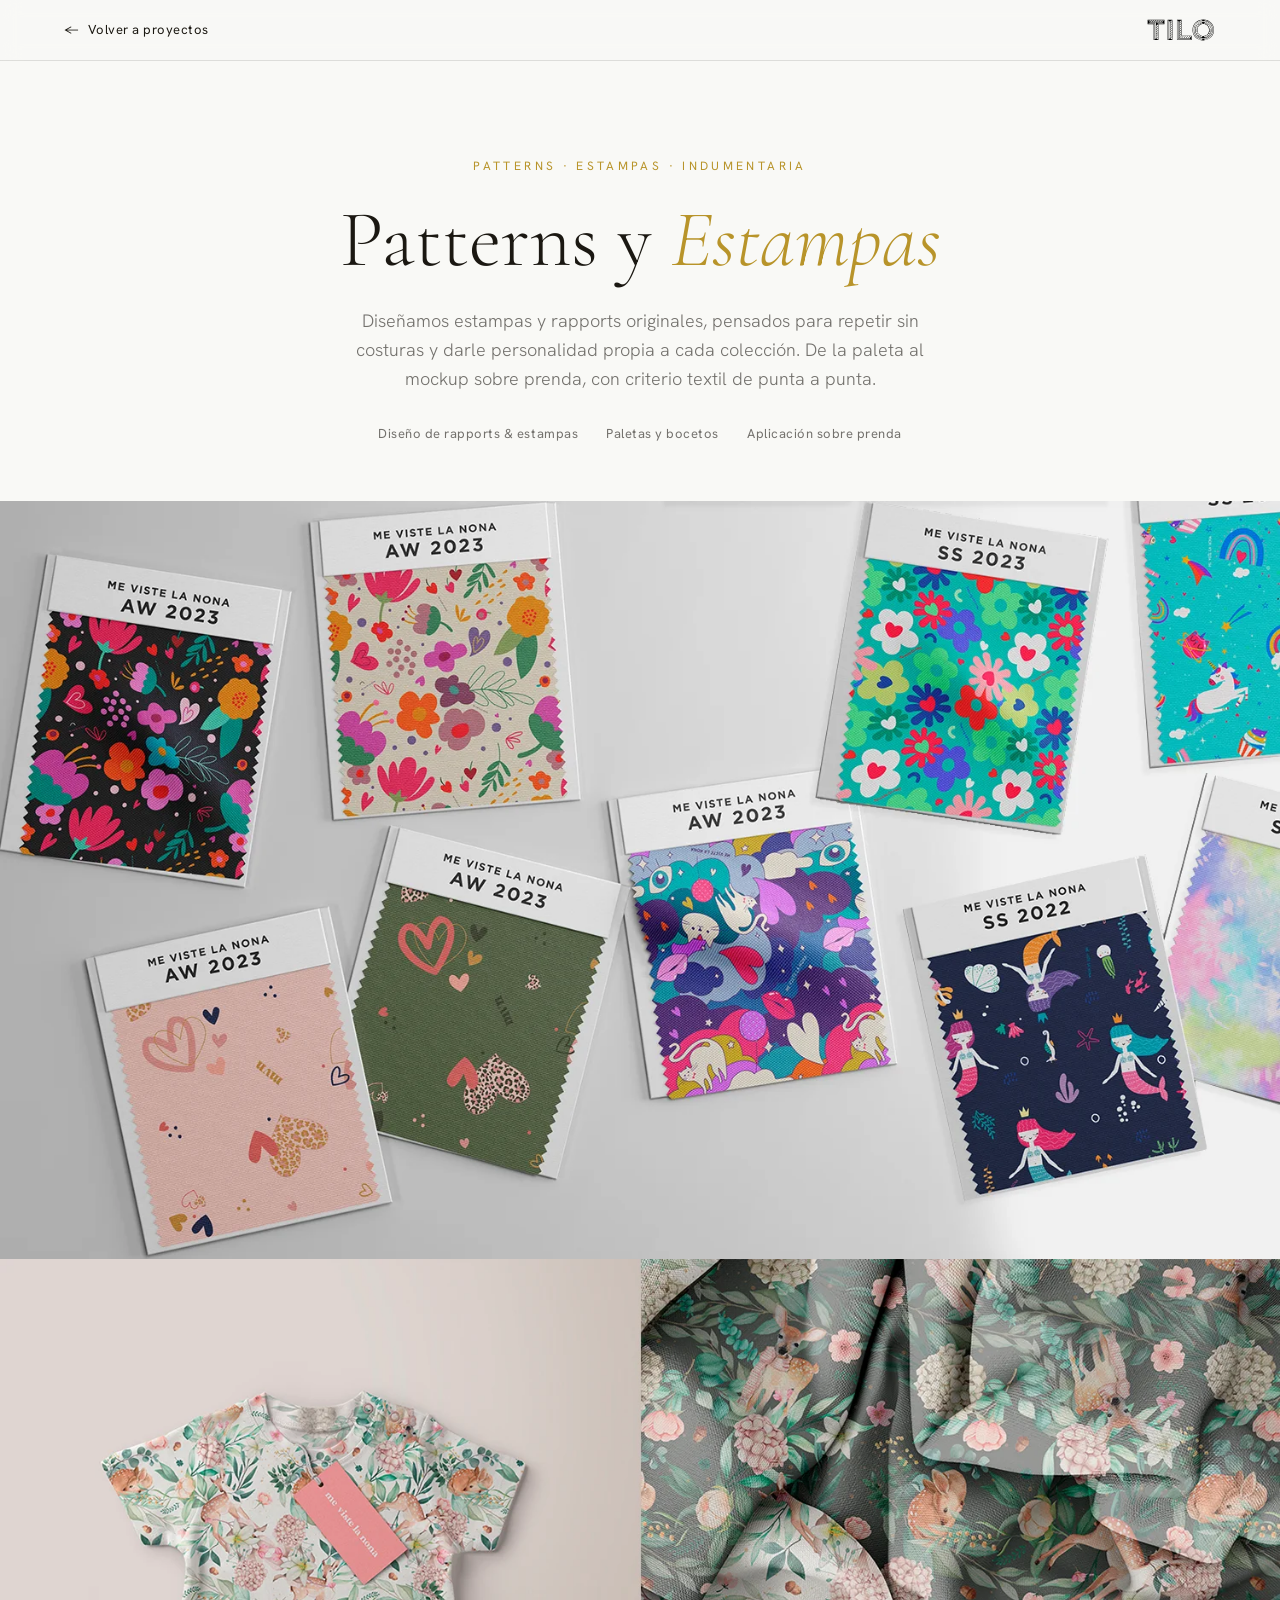
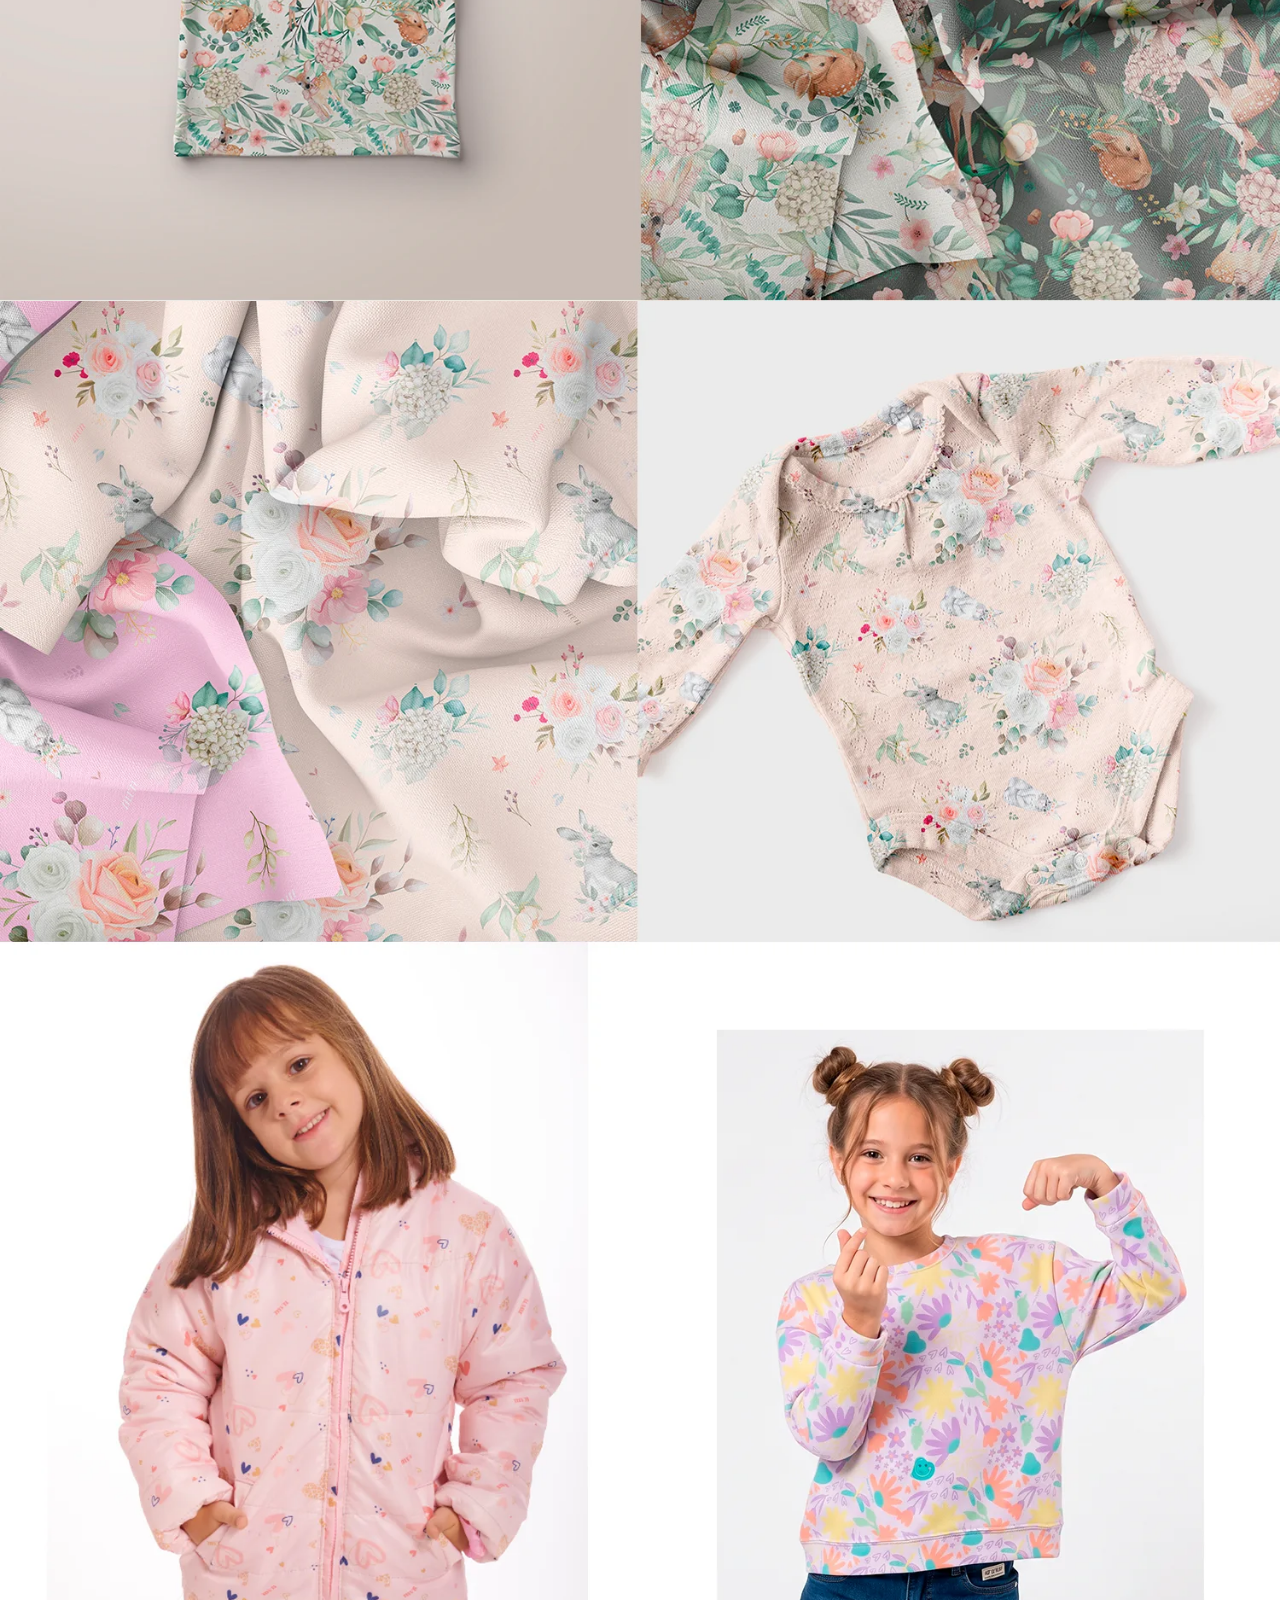
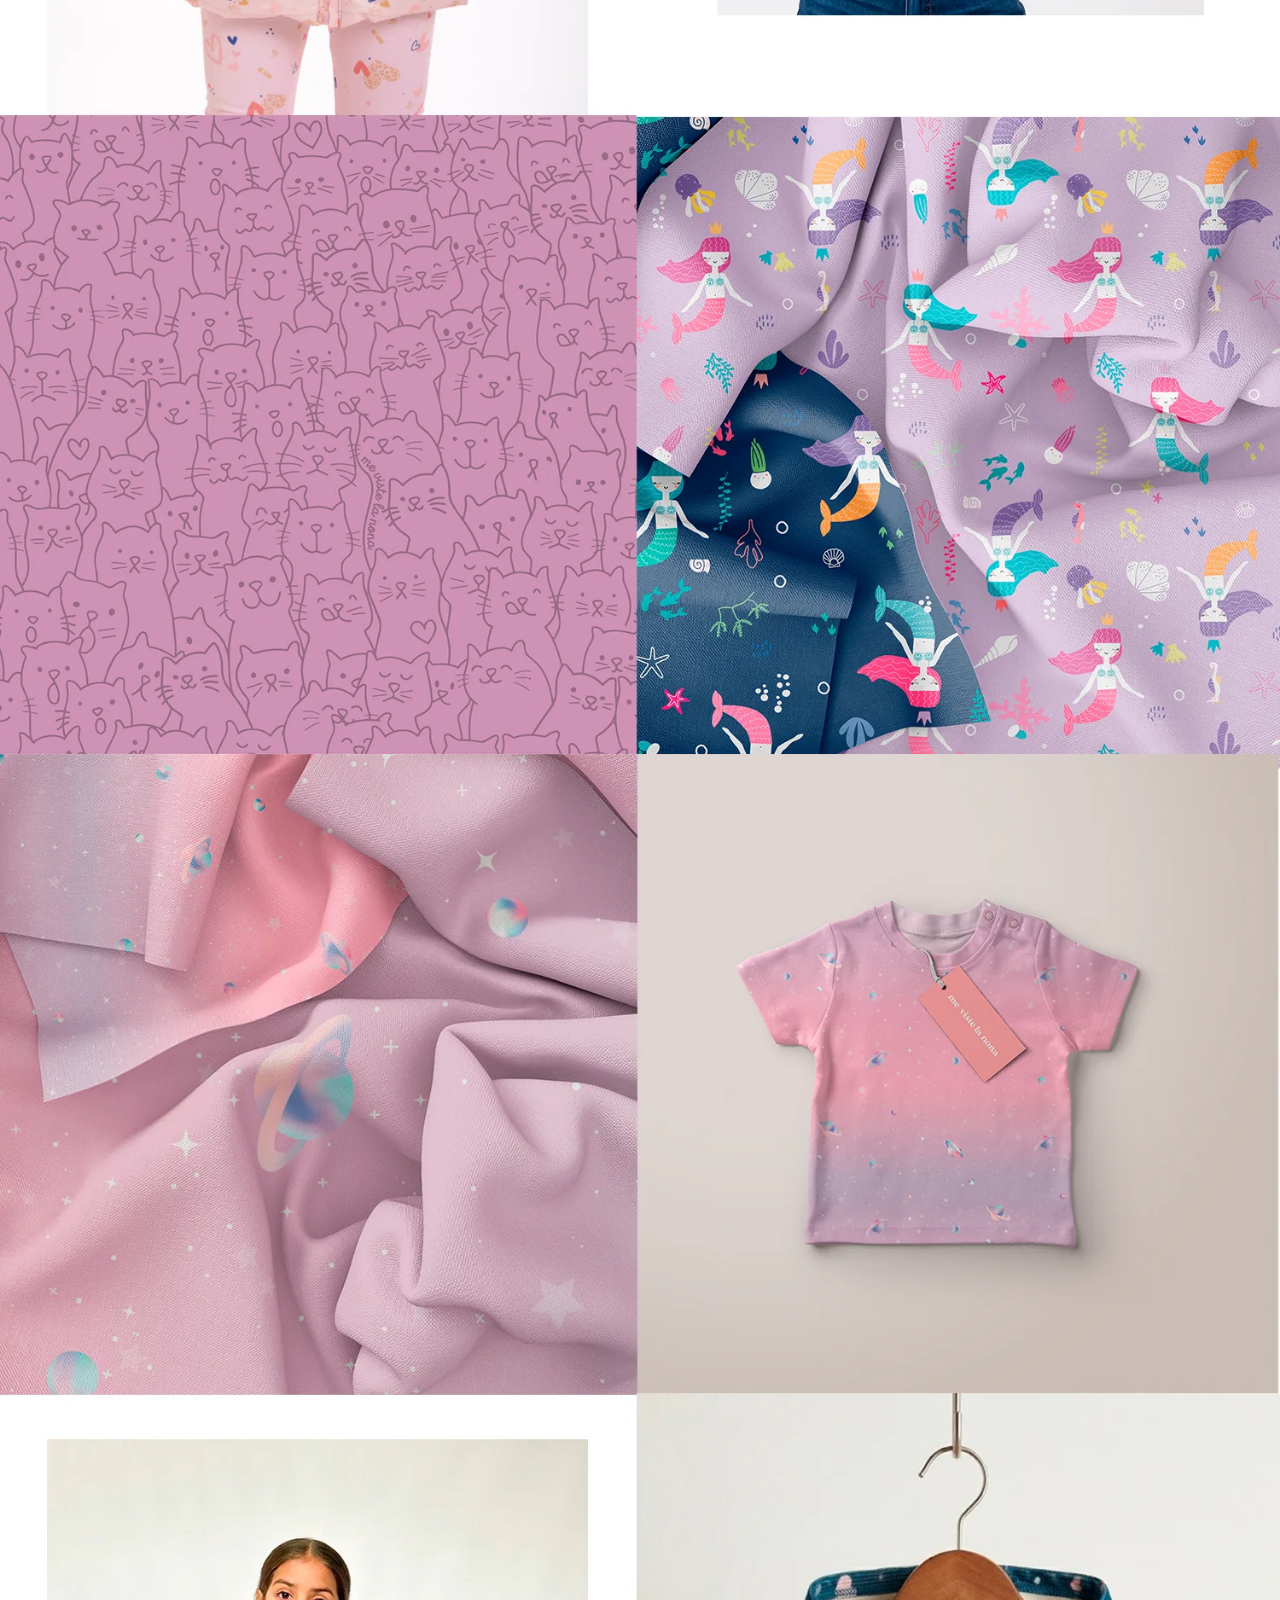
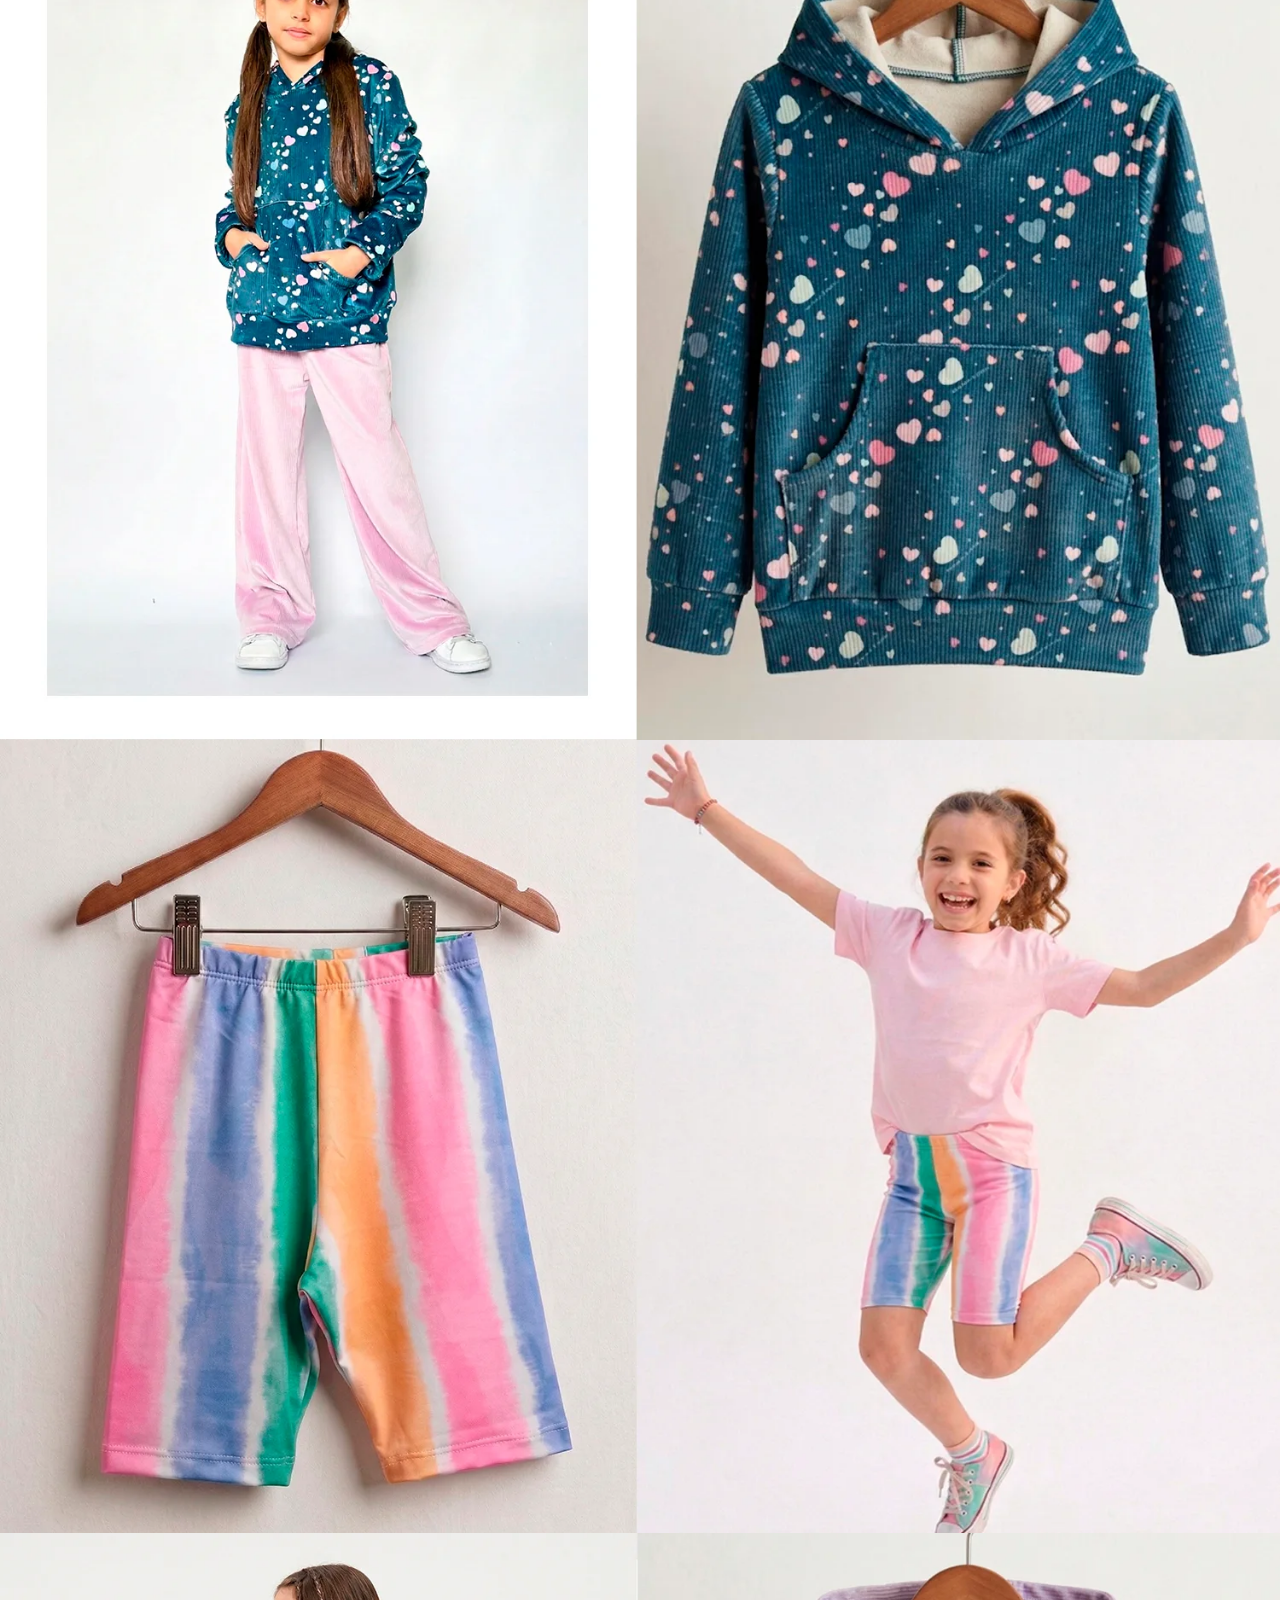
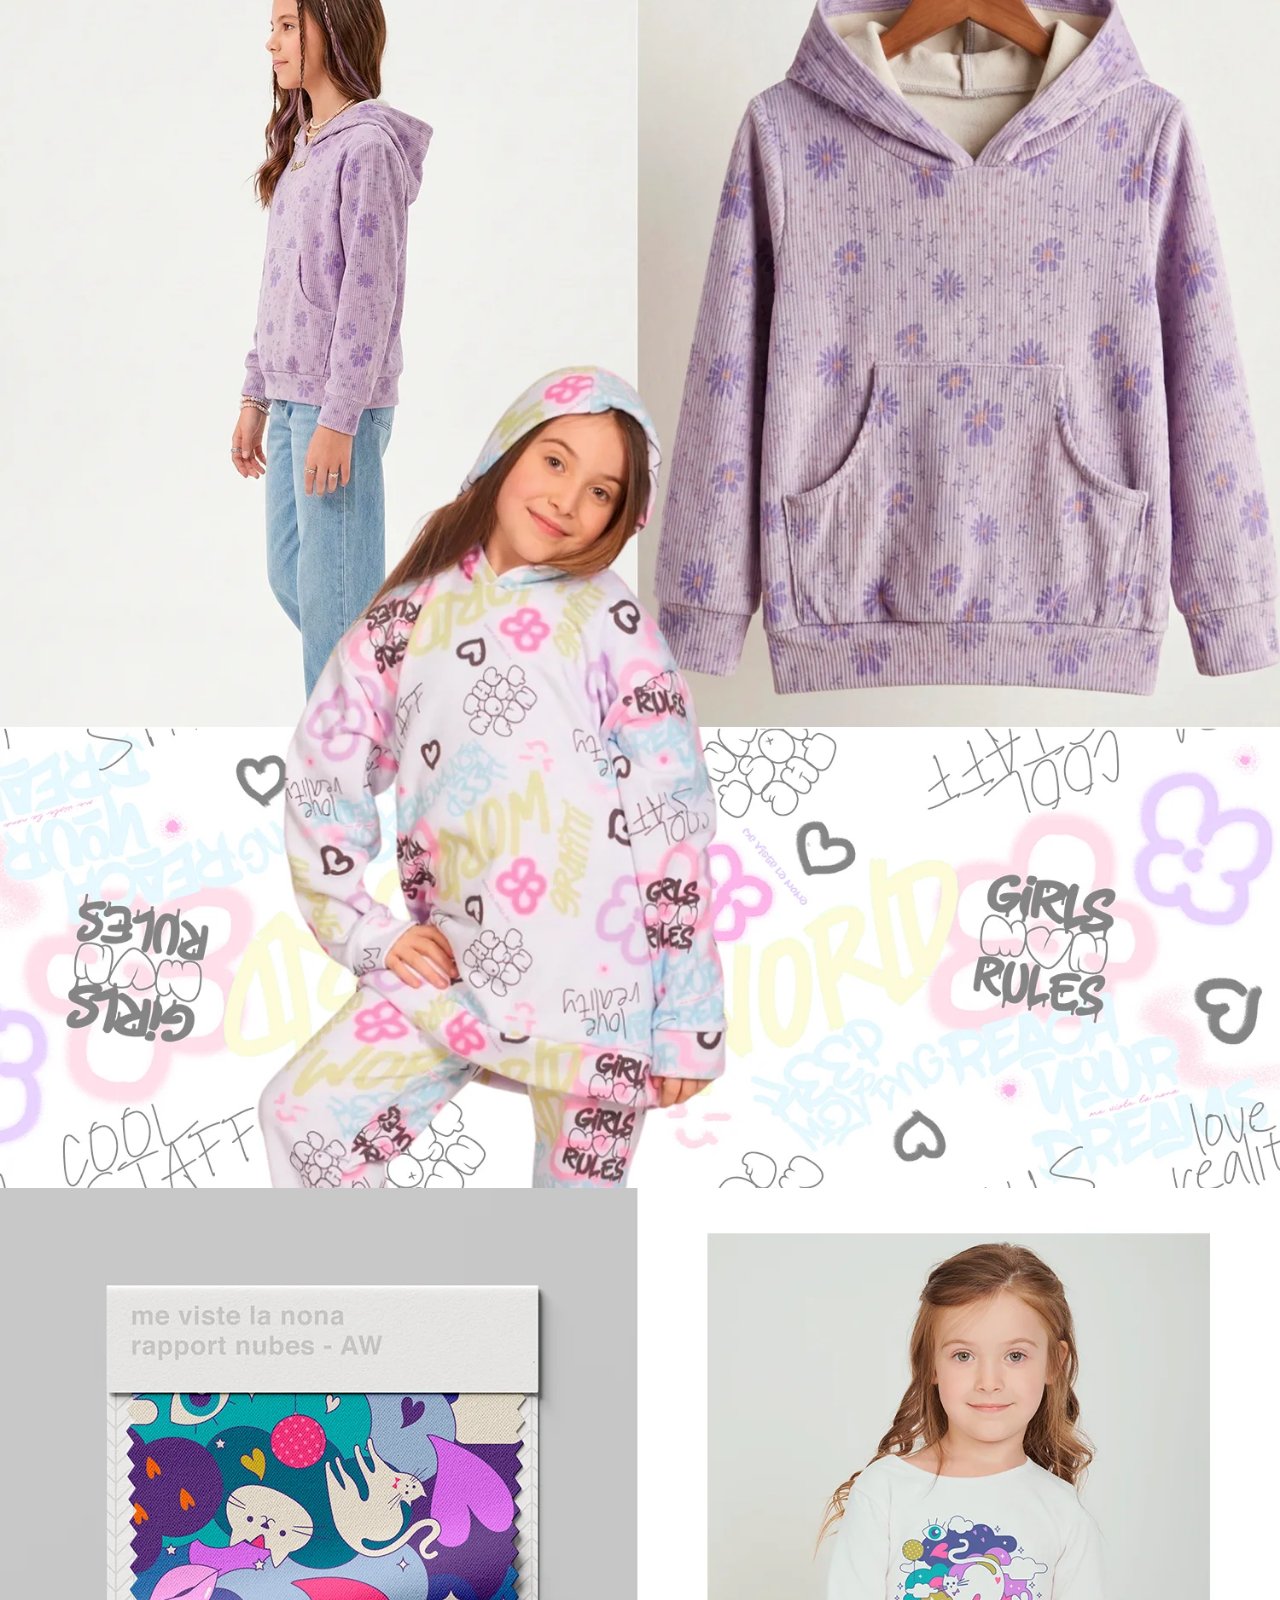
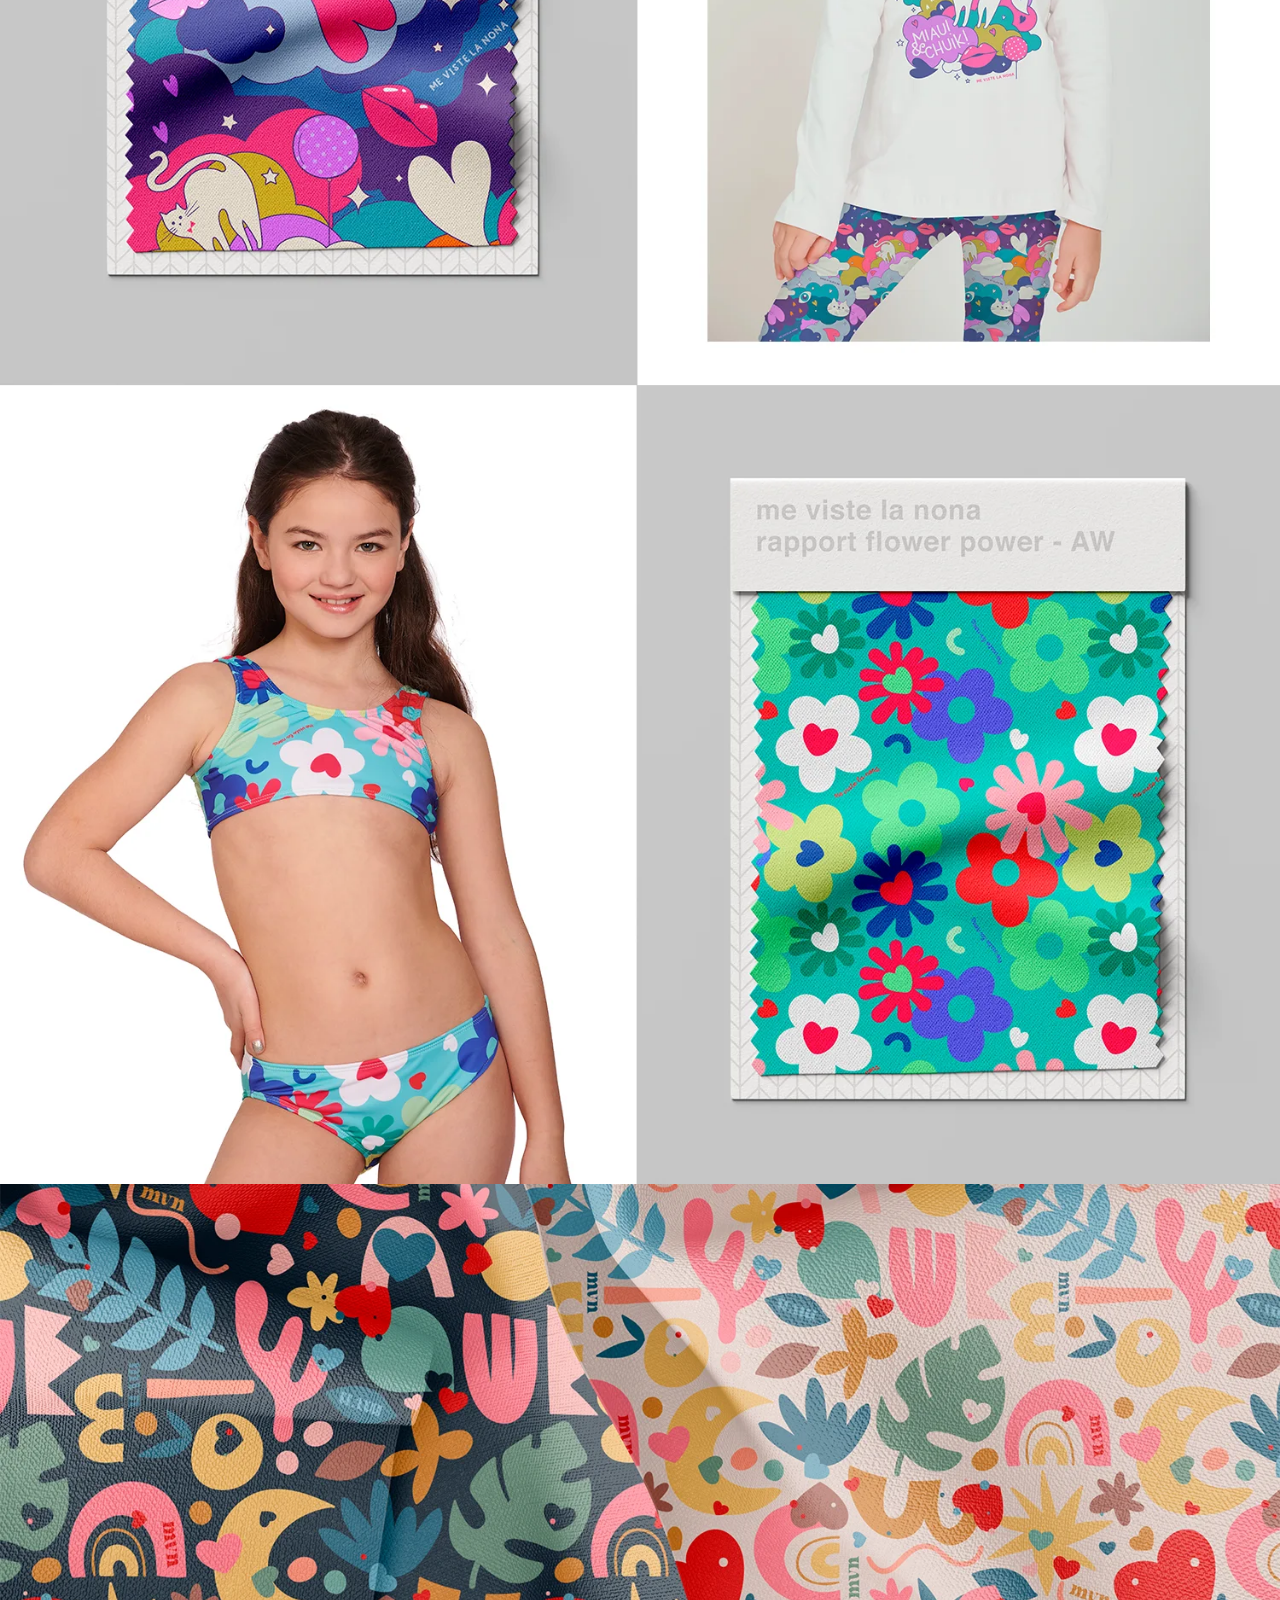
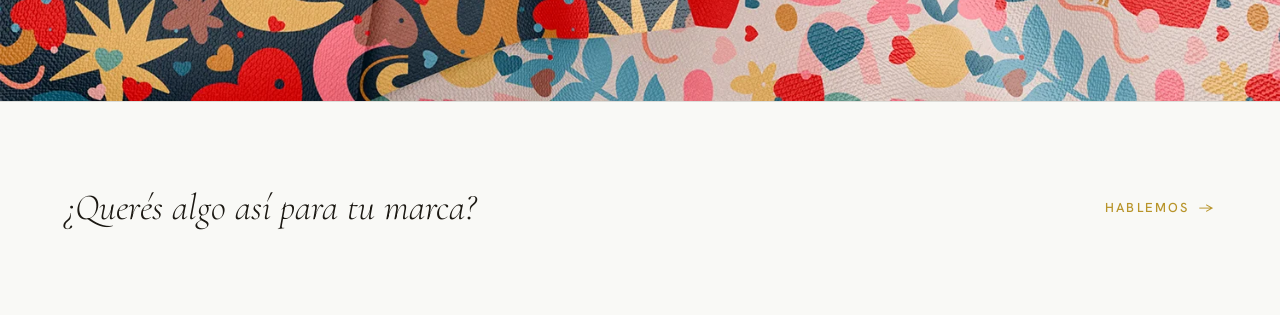
<file: Projects/Tilo/tilo-cms/Patterns y Estampas.html>
<!DOCTYPE html>
<html lang="es" data-theme="papel">
<head>
<meta charset="UTF-8" />
<meta name="viewport" content="width=device-width, initial-scale=1.0" />
<title>Patterns y Estampas — Proyecto · Tilo Estudio</title>
<meta name="description" content="Patterns y Estampas — diseño de estampas y patterns originales para indumentaria. Rapports, paletas y aplicaciones sobre prenda. Proyecto de Tilo Estudio." />
<link rel="preconnect" href="https://fonts.googleapis.com" />
<link rel="preconnect" href="https://fonts.gstatic.com" crossorigin />
<link href="https://fonts.googleapis.com/css2?family=Cormorant+Garamond:ital,wght@0,300;0,400;0,500;1,300;1,400&family=Hanken+Grotesk:wght@300;400;500&display=swap" rel="stylesheet" />
<link rel="stylesheet" href="assets/styles.css" />
<meta property="og:type" content="article" />
<meta property="og:locale" content="es_AR" />
<meta property="og:site_name" content="Tilo Estudio" />
<meta property="og:title" content="Patterns y Estampas · Tilo Estudio" />
<meta property="og:description" content="Diseño de estampas y patterns originales para indumentaria." />
<meta property="og:image" content="https://www.tiloestudio.com.ar/assets/og-image.jpg" />
<meta property="og:image:width" content="1200" />
<meta property="og:image:height" content="630" />
<meta name="twitter:card" content="summary_large_image" />
<meta name="twitter:image" content="https://www.tiloestudio.com.ar/assets/og-image.jpg" />
<template id="__bundler_thumbnail" data-bg-color="#f9f9f6">
  <svg viewBox="0 0 1200 800" xmlns="http://www.w3.org/2000/svg">
    <rect width="1200" height="800" fill="#f9f9f6"/>
    <text x="600" y="420" text-anchor="middle" font-family="Cormorant Garamond, Georgia, serif" font-size="120" font-style="italic" fill="#B8942A">Patterns</text>
    <text x="600" y="500" text-anchor="middle" font-family="Hanken Grotesk, Arial, sans-serif" font-size="30" letter-spacing="8" fill="#1b1812">&amp; ESTAMPAS</text>
  </svg>
</template>
<style>
  .pat-page{background:var(--bg);color:var(--text)}
  /* Top bar */
  .pat-bar{position:sticky;top:0;z-index:20;display:flex;align-items:center;justify-content:space-between;
    padding:18px clamp(20px,5vw,74px);background:color-mix(in oklab,var(--bg) 86%,transparent);
    backdrop-filter:blur(10px);border-bottom:1px solid var(--line)}
  .pat-bar .logo-svg{height:24px;width:auto;color:var(--text)}
  .pat-back{display:inline-flex;align-items:center;gap:9px;font-family:'Hanken Grotesk',sans-serif;
    font-size:13px;letter-spacing:.04em;color:var(--text);text-decoration:none;font-weight:400}
  .pat-back .arr{transition:transform .3s var(--ease)}
  .pat-back:hover .arr{transform:translateX(-4px)}
  /* Project intro */
  .pat-intro{max-width:1000px;margin:0 auto;padding:clamp(48px,8vw,96px) clamp(20px,5vw,74px) clamp(32px,5vw,56px);text-align:center}
  .pat-eyebrow{display:block;font-family:'Hanken Grotesk',sans-serif;font-size:12px;letter-spacing:.28em;
    text-transform:uppercase;color:var(--accent);margin-bottom:22px}
  .pat-title{font-family:'Cormorant Garamond',Georgia,serif;font-weight:300;line-height:1.04;
    font-size:clamp(2.6rem,7vw,5rem);margin:0}
  .pat-title em{font-style:italic;color:var(--accent)}
  .pat-lead{max-width:600px;margin:26px auto 0;font-family:'Hanken Grotesk',sans-serif;font-weight:300;
    font-size:clamp(15px,1.6vw,18px);line-height:1.6;color:var(--muted)}
  .pat-meta{display:flex;flex-wrap:wrap;gap:10px 28px;justify-content:center;margin-top:30px;
    font-family:'Hanken Grotesk',sans-serif;font-size:13px;letter-spacing:.04em;color:var(--muted)}
  .pat-meta span{position:relative}
  /* Sábana — full-bleed stacked images, no frames, no gaps */
  .pat-sabana{display:block;width:100%}
  .pat-sabana img{display:block;width:100%;height:auto;margin:0;border:0}
  /* Footer */
  .pat-foot{display:flex;flex-wrap:wrap;align-items:center;justify-content:space-between;gap:20px;
    padding:clamp(44px,6vw,80px) clamp(20px,5vw,74px);border-top:1px solid var(--line)}
  .pat-foot .fl{font-family:'Cormorant Garamond',Georgia,serif;font-style:italic;font-weight:300;
    font-size:clamp(1.5rem,3.5vw,2.3rem);color:var(--text)}
  .pat-foot .fr{display:inline-flex;align-items:center;gap:10px;font-family:'Hanken Grotesk',sans-serif;
    font-size:13px;letter-spacing:.16em;text-transform:uppercase;color:var(--accent);text-decoration:none;font-weight:500}
  .pat-foot .fr .arr{transition:transform .3s var(--ease)}
  .pat-foot .fr:hover .arr{transform:translateX(5px)}
</style>
</head>
<body class="pat-page">

<svg width="0" height="0" aria-hidden="true" style="position:absolute" focusable="false"><symbol id="tilo-logo" viewBox="0 0 1349 463" fill="currentColor"></symbol></svg>

<header class="pat-bar">
  <a href="index.html#proyectos" class="pat-back"><span class="arr">←</span> Volver a proyectos</a>
  <a href="index.html" aria-label="Tilo Estudio — inicio"><img class="logo-svg" src="assets/logo.svg" alt="Tilo Estudio" /></a>
</header>

<section class="pat-intro" data-screen-label="Patterns Intro">
  <span class="pat-eyebrow">Patterns · Estampas · Indumentaria</span>
  <h1 class="pat-title">Patterns y <em>Estampas</em></h1>
  <p class="pat-lead">Diseñamos estampas y rapports originales, pensados para repetir sin costuras y darle personalidad propia a cada colección. De la paleta al mockup sobre prenda, con criterio textil de punta a punta.</p>
  <div class="pat-meta">
    <span>Diseño de rapports &amp; estampas</span>
    <span>Paletas y bocetos</span>
    <span>Aplicación sobre prenda</span>
  </div>
</section>

<main class="pat-sabana" data-screen-label="Patterns Sábana">
  <img loading="lazy" src="assets/patterns/01.webp" alt="Patterns y Estampas — estampa 01" />
  <img loading="lazy" src="assets/patterns/02.webp" alt="Patterns y Estampas — estampa 02" />
  <img loading="lazy" src="assets/patterns/03.webp" alt="Patterns y Estampas — estampa 03" />
  <img loading="lazy" src="assets/patterns/04.webp" alt="Patterns y Estampas — estampa 04" />
  <img loading="lazy" src="assets/patterns/05.webp" alt="Patterns y Estampas — estampa 05" />
  <img loading="lazy" src="assets/patterns/06.webp" alt="Patterns y Estampas — estampa 06" />
  <img loading="lazy" src="assets/patterns/07.webp" alt="Patterns y Estampas — estampa 07" />
  <img loading="lazy" src="assets/patterns/08.webp" alt="Patterns y Estampas — estampa 08" />
  <img loading="lazy" src="assets/patterns/09.webp" alt="Patterns y Estampas — estampa 09" />
  <img loading="lazy" src="assets/patterns/10.webp" alt="Patterns y Estampas — estampa 10" />
  <img loading="lazy" src="assets/patterns/11.webp" alt="Patterns y Estampas — estampa 11" />
  <img loading="lazy" src="assets/patterns/12.webp" alt="Patterns y Estampas — estampa 12" />
  <img loading="lazy" src="assets/patterns/13.webp" alt="Patterns y Estampas — estampa 13" />

</main>

<footer class="pat-foot" data-screen-label="Patterns Footer">
  <span class="fl">¿Querés algo así para tu marca?</span>
  <a href="index.html#contacto" class="fr">Hablemos <span class="arr">→</span></a>
</footer>

</body>
</html>
</file>
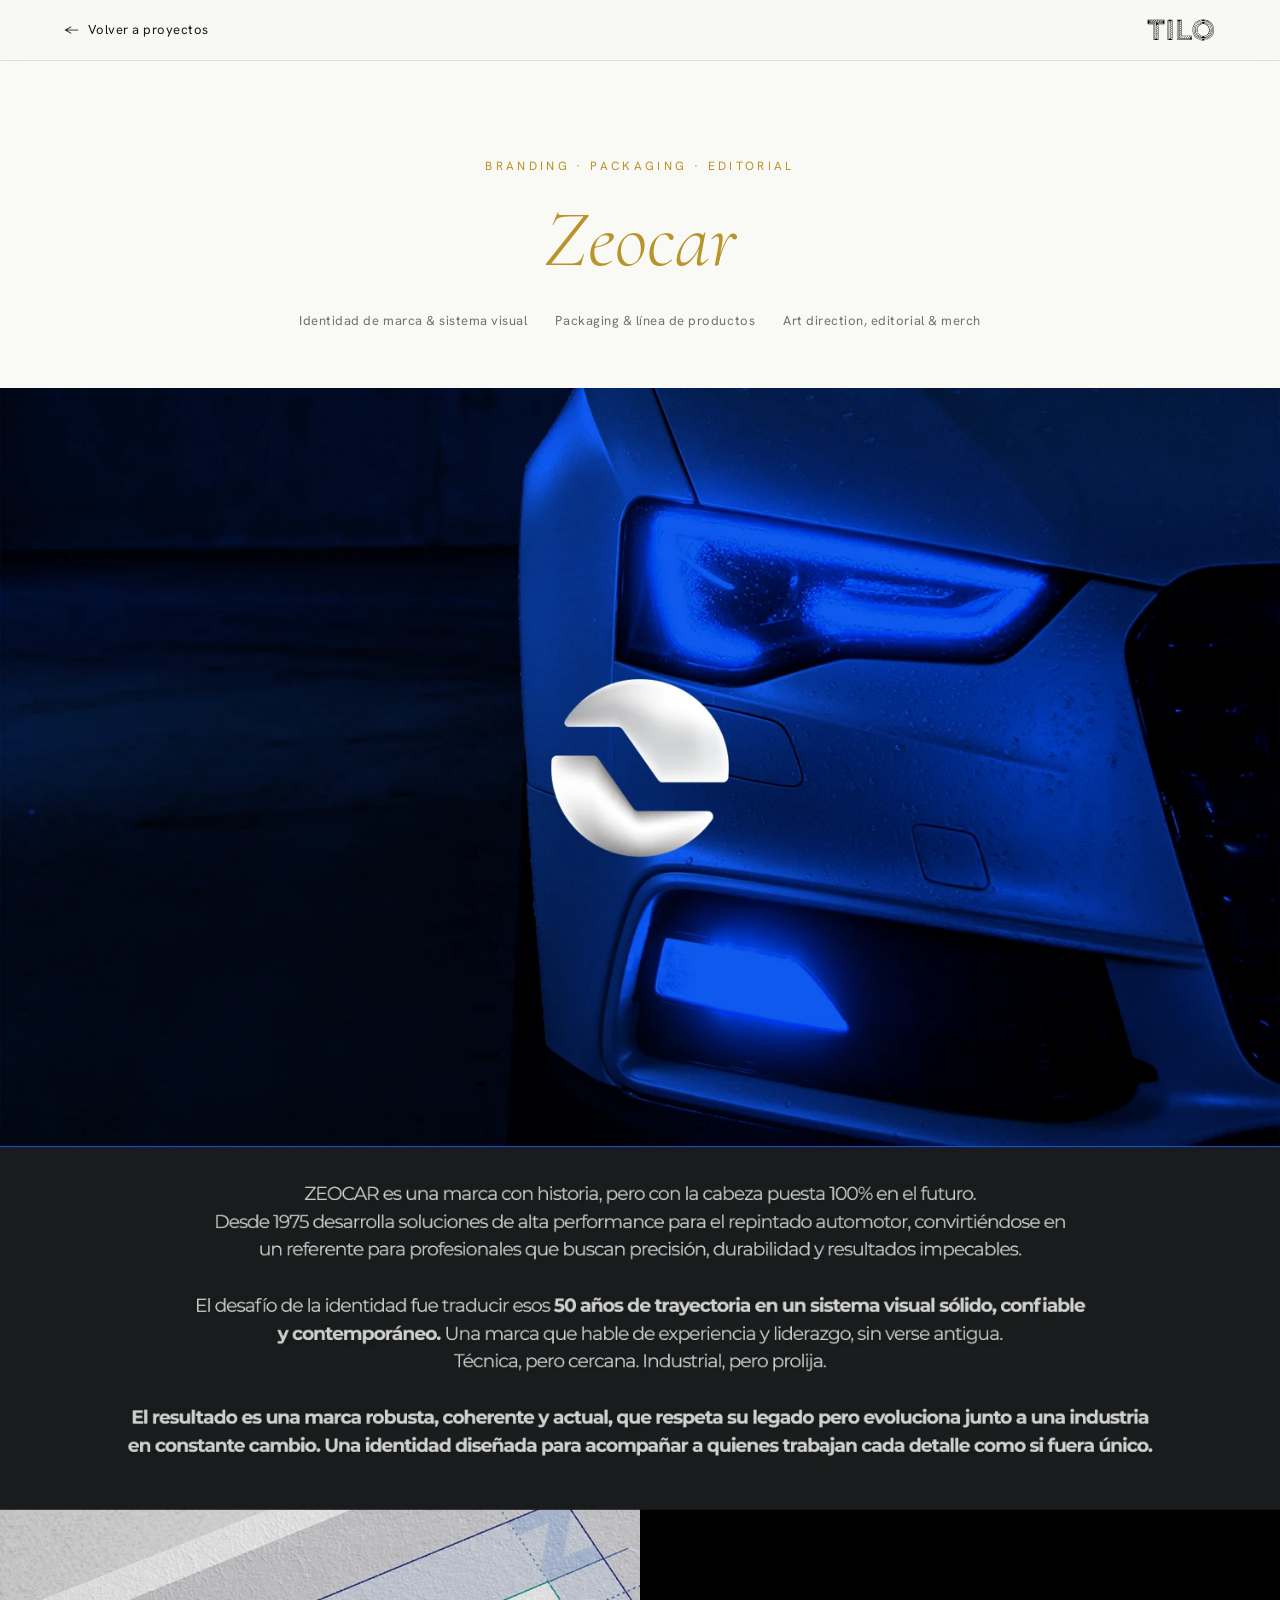
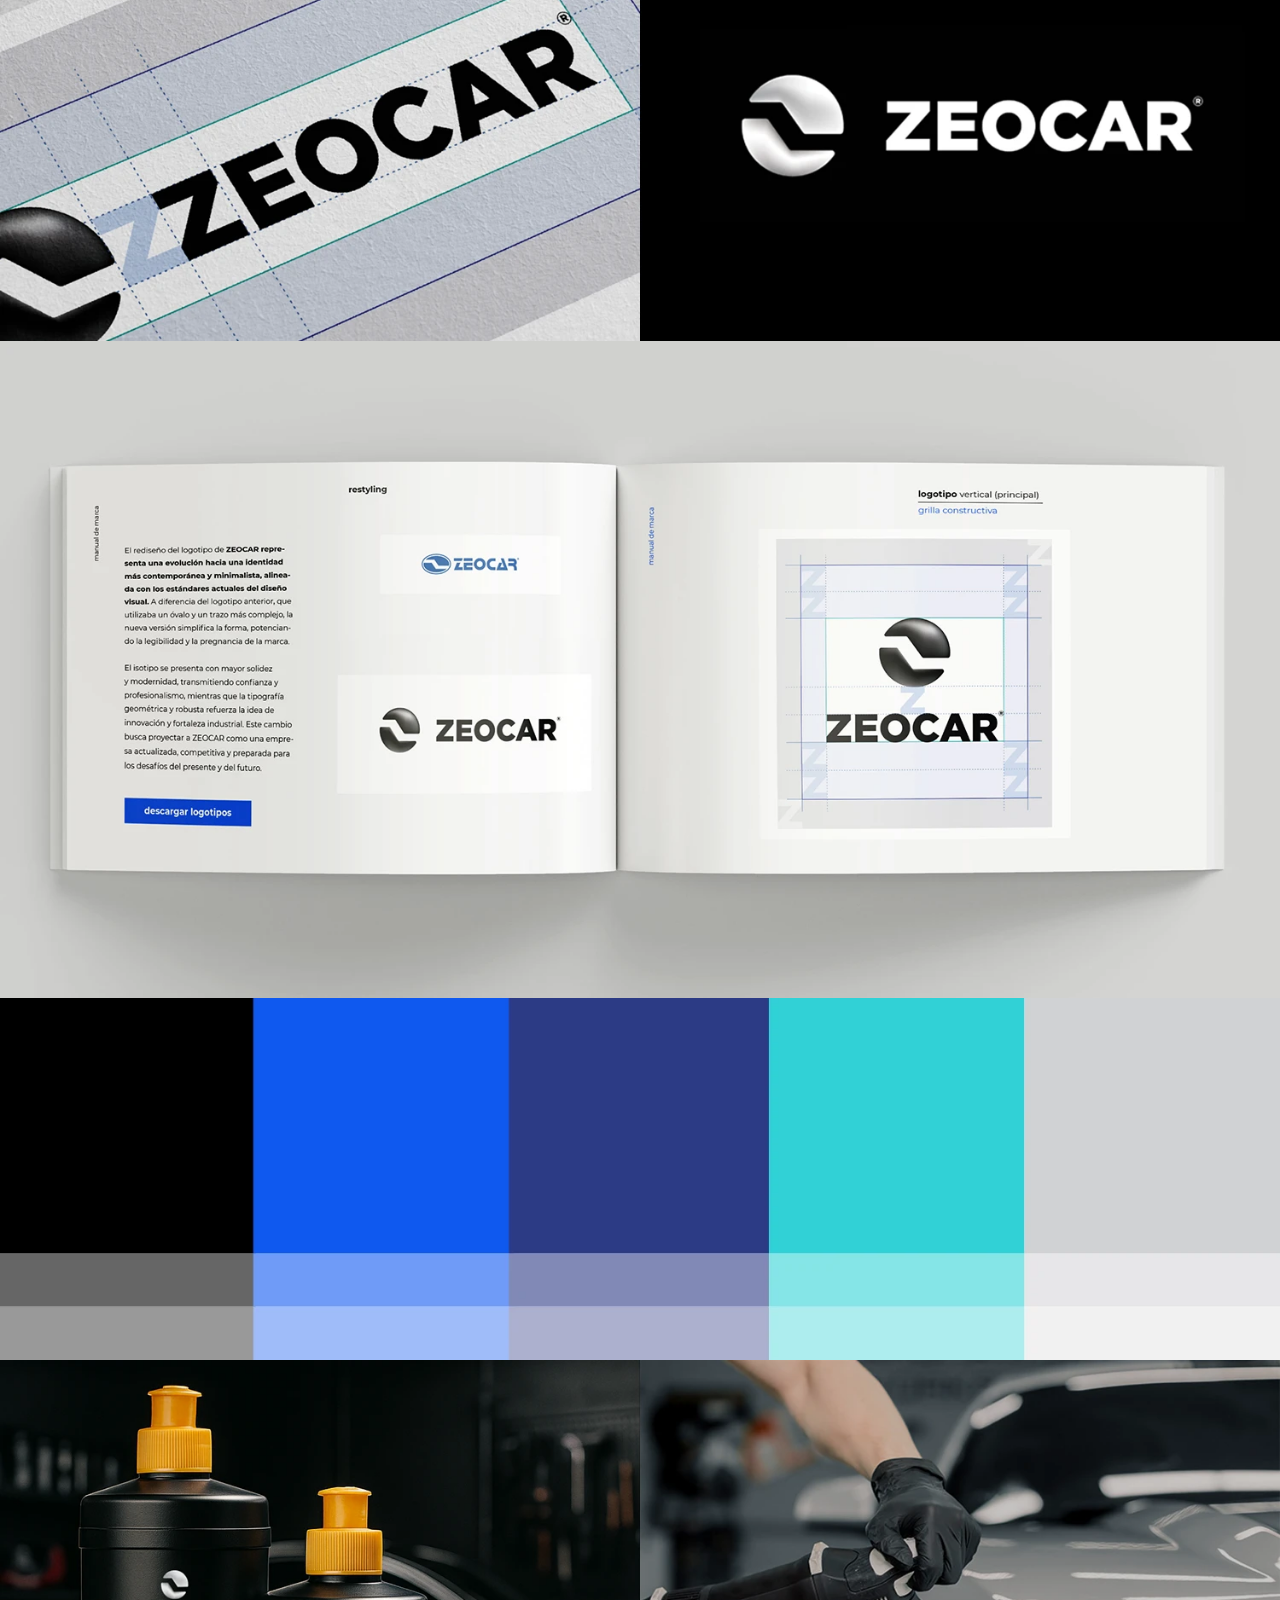
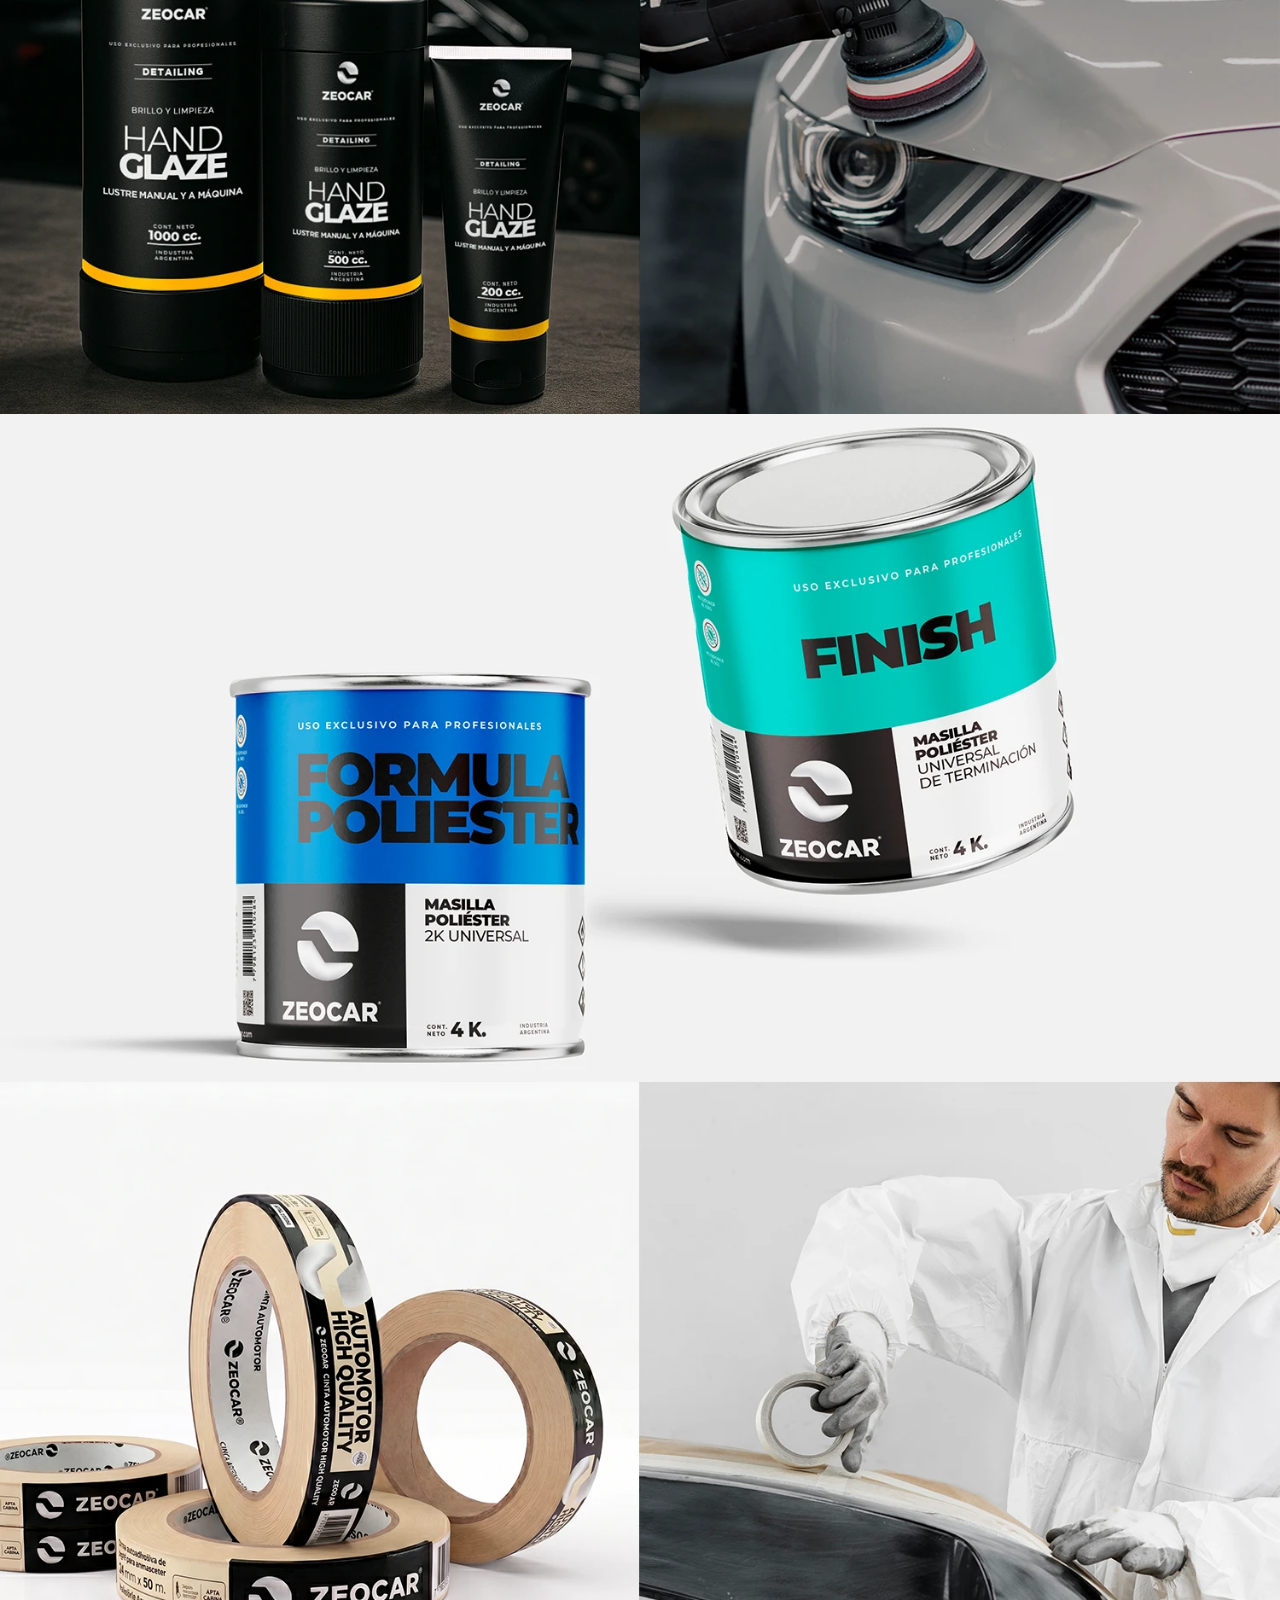
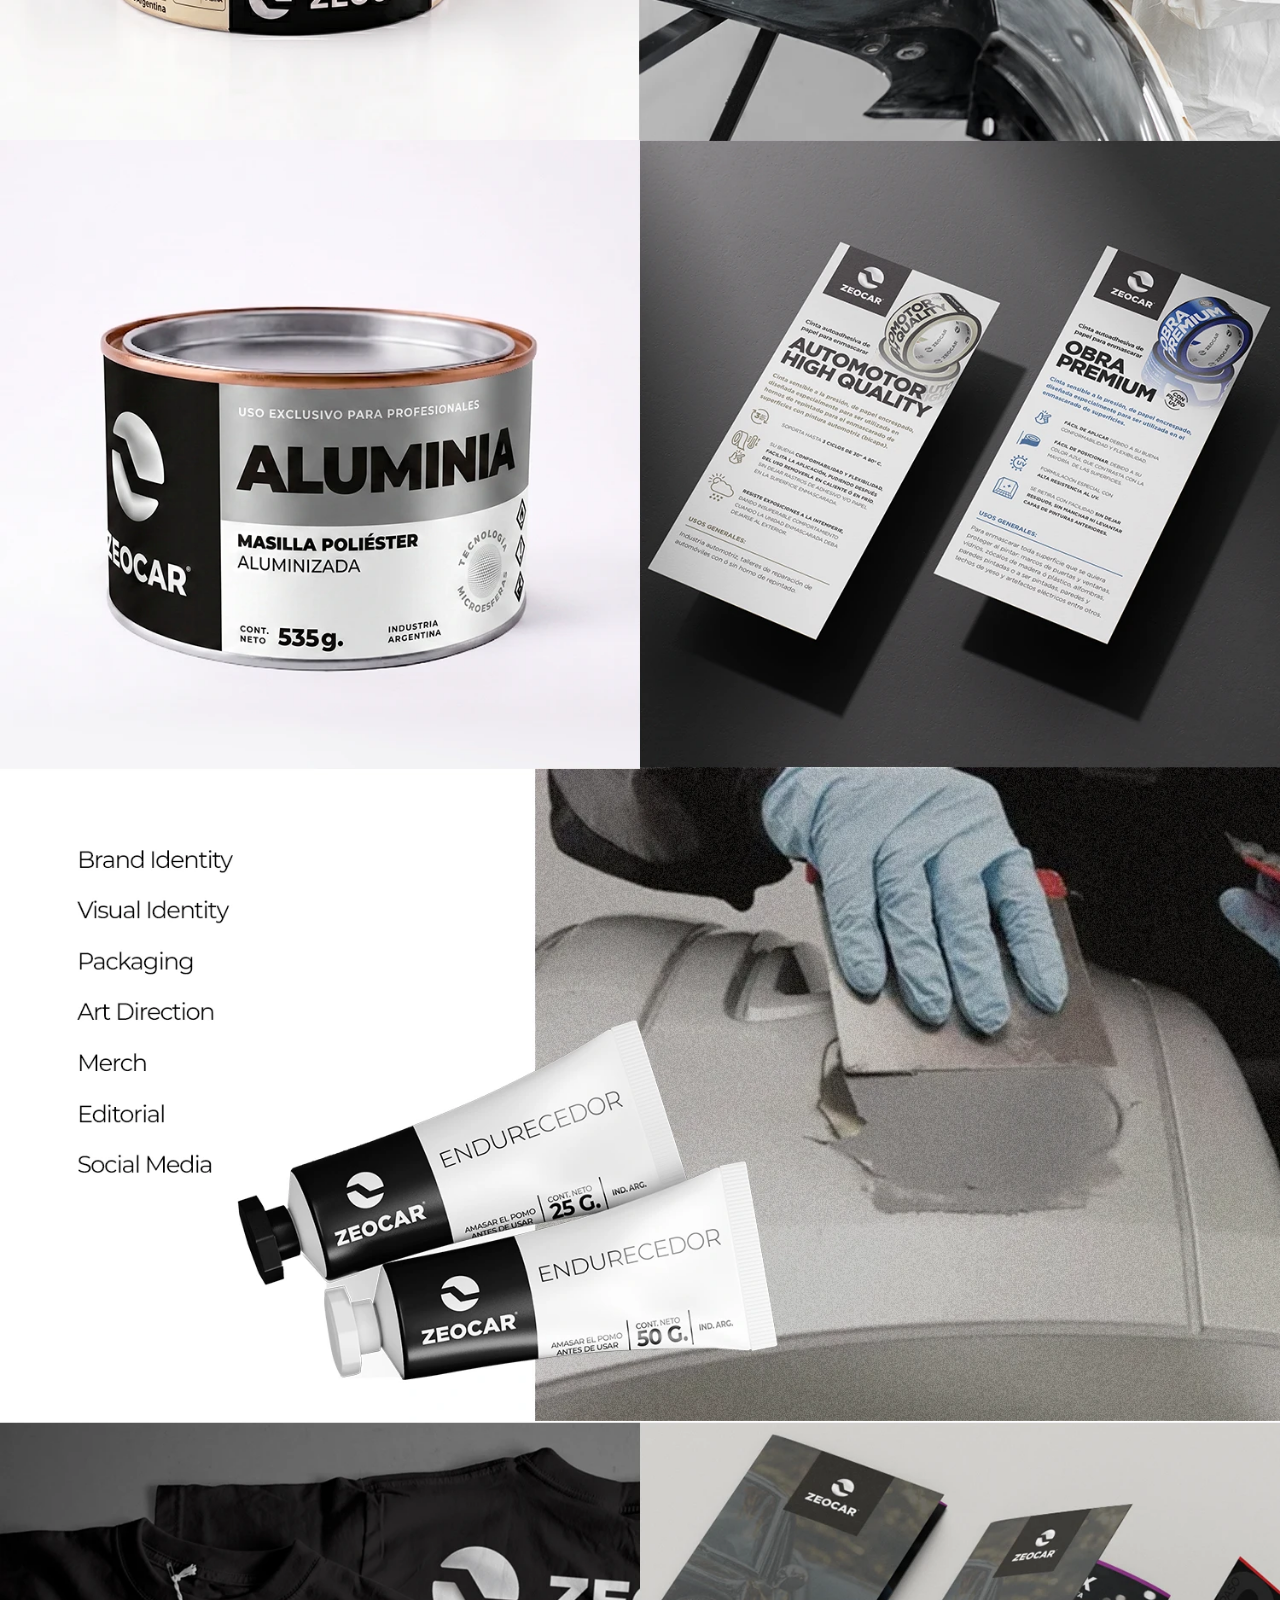
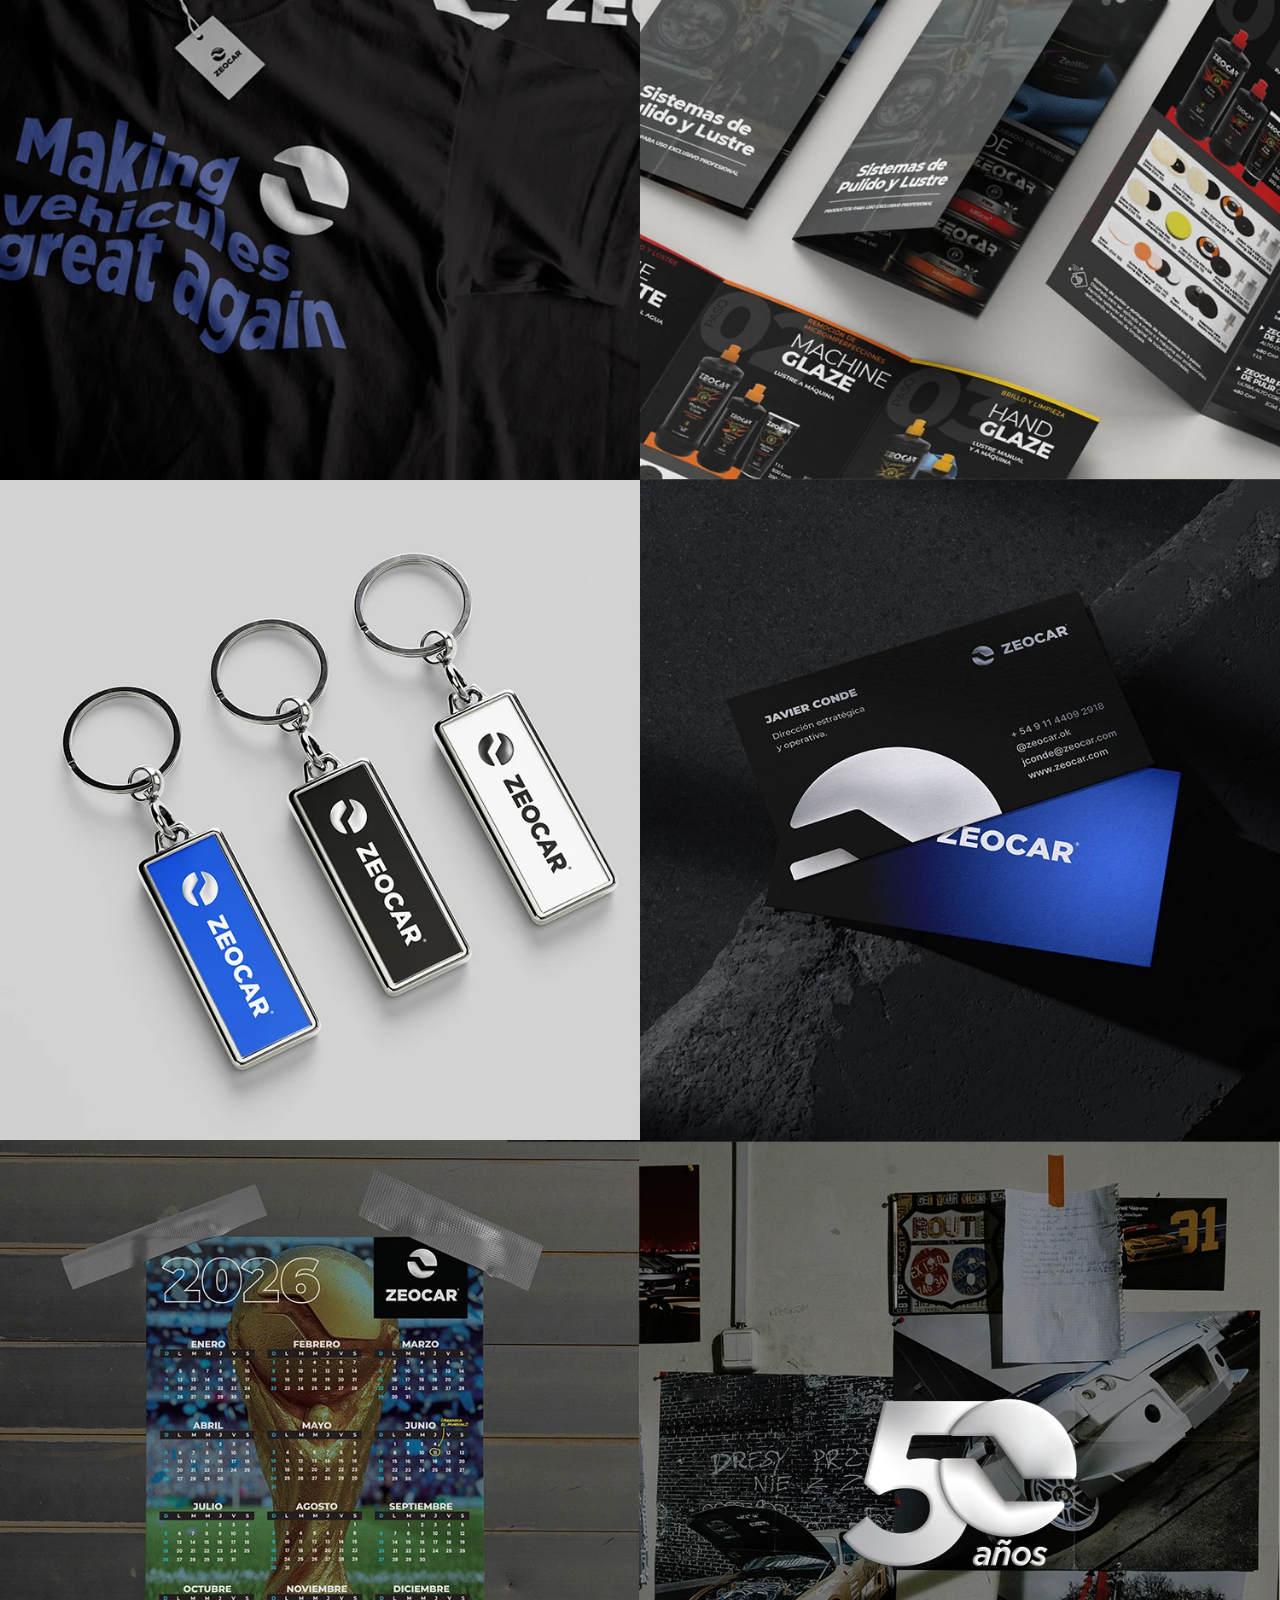
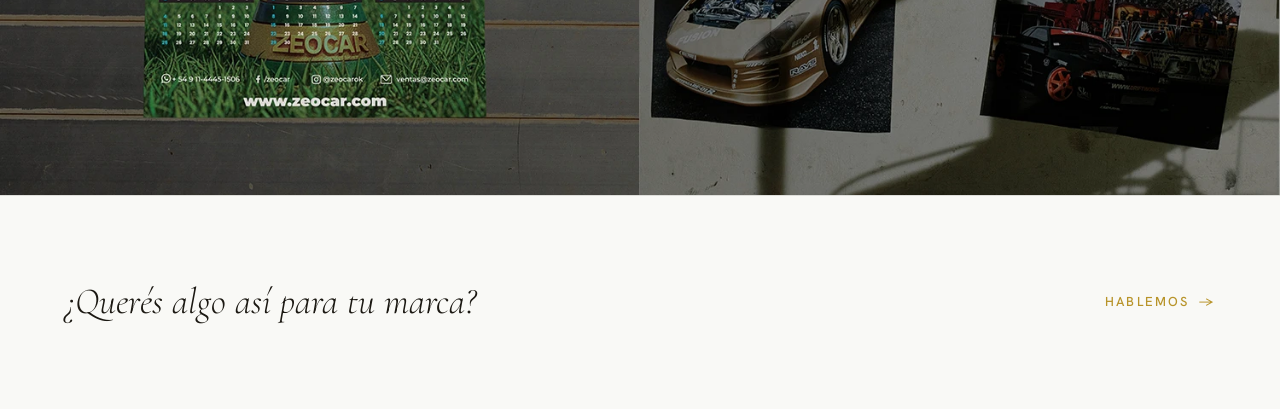
<file: Projects/Tilo/tilo-cms/Zeocar.html>
<!DOCTYPE html>
<html lang="es" data-theme="papel">
<head>
<meta charset="UTF-8" />
<meta name="viewport" content="width=device-width, initial-scale=1.0" />
<title>Zeocar — Proyecto · Tilo Estudio</title>
<meta name="description" content="Zeocar — identidad de marca, packaging y editorial para una marca con 50 años de trayectoria en repintado automotor de alta performance. Proyecto de Tilo Estudio." />
<link rel="preconnect" href="https://fonts.googleapis.com" />
<link rel="preconnect" href="https://fonts.gstatic.com" crossorigin />
<link href="https://fonts.googleapis.com/css2?family=Cormorant+Garamond:ital,wght@0,300;0,400;0,500;1,300;1,400&family=Hanken+Grotesk:wght@300;400;500&display=swap" rel="stylesheet" />
<link rel="stylesheet" href="assets/styles.css" />
<meta property="og:type" content="article" />
<meta property="og:locale" content="es_AR" />
<meta property="og:site_name" content="Tilo Estudio" />
<meta property="og:title" content="Zeocar · Tilo Estudio" />
<meta property="og:description" content="Identidad de marca, packaging y editorial para repintado automotor." />
<meta property="og:image" content="https://www.tiloestudio.com.ar/assets/og-image.jpg" />
<meta property="og:image:width" content="1200" />
<meta property="og:image:height" content="630" />
<meta name="twitter:card" content="summary_large_image" />
<meta name="twitter:image" content="https://www.tiloestudio.com.ar/assets/og-image.jpg" />
<template id="__bundler_thumbnail" data-bg-color="#f9f9f6">
  <svg viewBox="0 0 1200 800" xmlns="http://www.w3.org/2000/svg">
    <rect width="1200" height="800" fill="#f9f9f6"/>
    <text x="600" y="430" text-anchor="middle" font-family="Cormorant Garamond, Georgia, serif" font-size="130" font-style="italic" fill="#B8942A">Zeocar</text>
  </svg>
</template>
<style>
  .mvn-page{background:var(--bg);color:var(--text)}
  /* Top bar */
  .mvn-bar{position:sticky;top:0;z-index:20;display:flex;align-items:center;justify-content:space-between;
    padding:18px clamp(20px,5vw,74px);background:color-mix(in oklab,var(--bg) 86%,transparent);
    backdrop-filter:blur(10px);border-bottom:1px solid var(--line)}
  .mvn-bar .logo-svg{height:24px;width:auto;color:var(--text)}
  .mvn-back{display:inline-flex;align-items:center;gap:9px;font-family:'Hanken Grotesk',sans-serif;
    font-size:13px;letter-spacing:.04em;color:var(--text);text-decoration:none;font-weight:400}
  .mvn-back .arr{transition:transform .3s var(--ease)}
  .mvn-back:hover .arr{transform:translateX(-4px)}
  /* Project intro */
  .mvn-intro{max-width:1000px;margin:0 auto;padding:clamp(48px,8vw,96px) clamp(20px,5vw,74px) clamp(32px,5vw,56px);text-align:center}
  .mvn-eyebrow{display:block;font-family:'Hanken Grotesk',sans-serif;font-size:12px;letter-spacing:.28em;
    text-transform:uppercase;color:var(--accent);margin-bottom:22px}
  .mvn-title{font-family:'Cormorant Garamond',Georgia,serif;font-weight:300;line-height:1.04;
    font-size:clamp(2.6rem,7vw,5rem);margin:0}
  .mvn-title em{font-style:italic;color:var(--accent)}
  .mvn-meta{display:flex;flex-wrap:wrap;gap:10px 28px;justify-content:center;margin-top:30px;
    font-family:'Hanken Grotesk',sans-serif;font-size:13px;letter-spacing:.04em;color:var(--muted)}
  .mvn-meta span{position:relative}
  /* Sábana — full-bleed stacked images, no frames, no gaps */
  .mvn-sabana{display:block;width:100%}
  .mvn-sabana img{display:block;width:100%;height:auto;margin:0;border:0}
  /* Footer */
  .mvn-foot{display:flex;flex-wrap:wrap;align-items:center;justify-content:space-between;gap:20px;
    padding:clamp(44px,6vw,80px) clamp(20px,5vw,74px);border-top:1px solid var(--line)}
  .mvn-foot .fl{font-family:'Cormorant Garamond',Georgia,serif;font-style:italic;font-weight:300;
    font-size:clamp(1.5rem,3.5vw,2.3rem);color:var(--text)}
  .mvn-foot .fr{display:inline-flex;align-items:center;gap:10px;font-family:'Hanken Grotesk',sans-serif;
    font-size:13px;letter-spacing:.16em;text-transform:uppercase;color:var(--accent);text-decoration:none;font-weight:500}
  .mvn-foot .fr .arr{transition:transform .3s var(--ease)}
  .mvn-foot .fr:hover .arr{transform:translateX(5px)}
</style>
</head>
<body class="mvn-page">

<header class="mvn-bar">
  <a href="index.html#proyectos" class="mvn-back"><span class="arr">←</span> Volver a proyectos</a>
  <a href="index.html" aria-label="Tilo Estudio — inicio"><img class="logo-svg" src="assets/logo.svg" alt="Tilo Estudio" /></a>
</header>

<section class="mvn-intro" data-screen-label="Enriqueta Intro">
  <span class="mvn-eyebrow">Branding · Packaging · Editorial</span>
  <h1 class="mvn-title"><em>Zeocar</em></h1>
  <div class="mvn-meta">
    <span>Identidad de marca &amp; sistema visual</span>
    <span>Packaging &amp; línea de productos</span>
    <span>Art direction, editorial &amp; merch</span>
  </div>
</section>

<main class="mvn-sabana" data-screen-label="Zeocar Sábana">
  <img loading="lazy" src="assets/zeocar/zeocar-01.webp" alt="Zeocar — una marca con 50 años de trayectoria" />
  <img loading="lazy" src="assets/zeocar/zeocar-02.webp" alt="Zeocar — construcción del logotipo" />
  <img loading="lazy" src="assets/zeocar/zeocar-03.webp" alt="Zeocar — manual de marca y restyling" />
  <img loading="lazy" src="assets/zeocar/zeocar-04.webp" alt="Zeocar — paleta cromática" />
  <img loading="lazy" src="assets/zeocar/zeocar-05.webp" alt="Zeocar — sistema de color extendido" />
  <img loading="lazy" src="assets/zeocar/zeocar-06.webp" alt="Zeocar — packaging Hand Glaze y aplicación profesional" />
  <img loading="lazy" src="assets/zeocar/zeocar-07.webp" alt="Zeocar — masilla poliéster Fórmula y Finish" />
  <img loading="lazy" src="assets/zeocar/zeocar-08.webp" alt="Zeocar — cinta automotor high quality" />
  <img loading="lazy" src="assets/zeocar/zeocar-09.webp" alt="Zeocar — masilla aluminizada y fichas técnicas" />
  <img loading="lazy" src="assets/zeocar/zeocar-10.webp" alt="Zeocar — endurecedor y disciplinas del proyecto" />
  <img loading="lazy" src="assets/zeocar/zeocar-11.webp" alt="Zeocar — merch e impresos editoriales" />
  <img loading="lazy" src="assets/zeocar/zeocar-12.webp" alt="Zeocar — llaveros y tarjetas personales" />
  <img loading="lazy" src="assets/zeocar/zeocar-13.webp" alt="Zeocar — calendario y pieza 50 años" />
</main>

<footer class="mvn-foot" data-screen-label="Zeocar Footer">
  <span class="fl">¿Querés algo así para tu marca?</span>
  <a href="index.html#contacto" class="fr">Hablemos <span class="arr">→</span></a>
</footer>

</body>
</html>
</file>
<file: Projects/Tilo/tilo-cms/assets/styles.css>
/* ============================================================
   TILO ESTUDIO — Diseño estratégico
   "Menos ruido. Más criterio."
   Light, editorial, type-driven system.
   ============================================================ */

/* ---------- Tokens ---------- */
:root{
  --accent:#B8942A;                 /* dorado Tilo */
  --accent-deep:#876A12;            /* oro profundo — texto chico (contraste AA) */
  --accent-soft:color-mix(in oklab, var(--accent) 14%, transparent);
  --gold:#B8942A; --gold-light:#D4AD47;

  --font-display:'Bricolage Grotesque', system-ui, sans-serif;
  --font-body:'Hanken Grotesk', system-ui, sans-serif;
  --font-serif:'Newsreader', Georgia, serif;

  --maxw:1320px;
  --gutter:clamp(20px, 5vw, 88px);

  --ease:cubic-bezier(.22,.61,.36,1);
}

/* ---------- Themes ---------- */
html[data-theme="claro"]{
  --bg:#ffffff; --bg-alt:#f4f2ec; --surface:#faf9f5;
  --text:#16140f; --muted:rgba(22,20,15,.58); --faint:rgba(22,20,15,.34);
  --line:rgba(22,20,15,.13); --line-strong:rgba(22,20,15,.22);
  --logo:var(--text); --on-dark:#fff;
}
html[data-theme="papel"]{
  --bg:#f9f9f6; --bg-alt:#efefe9; --surface:#f3f3ef;
  --text:#1b1812; --muted:rgba(27,24,18,.6); --faint:rgba(27,24,18,.36);
  --line:rgba(27,24,18,.12); --line-strong:rgba(27,24,18,.2);
  --logo:var(--text); --on-dark:#f9f9f6;
}
html[data-theme="tinta"]{
  --bg:#121110; --bg-alt:#1a1815; --surface:#1d1b17;
  --text:#f3efe6; --muted:rgba(243,239,230,.6); --faint:rgba(243,239,230,.34);
  --line:rgba(243,239,230,.14); --line-strong:rgba(243,239,230,.24);
  --logo:var(--text); --on-dark:#121110; --accent-deep:#D4AD47;
}

/* ---------- Reset ---------- */
*{box-sizing:border-box;margin:0;padding:0}
html{scroll-behavior:smooth;-webkit-text-size-adjust:100%}
body{
  background:var(--bg);
  color:var(--text);
  font-family:var(--font-body);
  font-size:17px;
  line-height:1.6;
  font-weight:400;
  -webkit-font-smoothing:antialiased;
  text-rendering:optimizeLegibility;
  overflow-x:hidden;
  transition:background .5s var(--ease), color .5s var(--ease);
}
img{display:block;max-width:100%}
a{color:inherit;text-decoration:none}
::selection{background:var(--text);color:var(--bg)}

/* ---------- Layout ---------- */
.wrap{max-width:var(--maxw);margin:0 auto;padding-inline:var(--gutter)}
section{position:relative}
.pad{padding-block:clamp(80px,12vw,180px)}
.pad-s{padding-block:clamp(60px,8vw,120px)}
.bg-alt{background:var(--bg-alt)}
.hr{height:1px;background:var(--line);border:0}

/* ---------- Type ---------- */
.display{font-family:var(--font-display);font-weight:600;line-height:.98;letter-spacing:-.02em}
h1.display{font-size:clamp(3rem,11vw,9.5rem)}
h2.display{font-size:clamp(2rem,5.2vw,4.4rem);line-height:1.02;letter-spacing:-.02em}
h3{font-family:var(--font-display);font-weight:500;font-size:clamp(1.2rem,2vw,1.7rem);line-height:1.12;letter-spacing:-.01em}
.serif{font-family:var(--font-serif)}

.eyebrow{
  font-size:.72rem;letter-spacing:.22em;text-transform:uppercase;font-weight:500;
  color:var(--accent-deep);display:inline-flex;align-items:center;gap:.8em;
}
.eyebrow.dot::before{content:"";width:6px;height:6px;border-radius:50%;background:var(--accent)}
.lead{font-size:clamp(1.1rem,1.7vw,1.4rem);color:var(--muted);max-width:56ch;line-height:1.55;font-weight:400}
.muted{color:var(--muted)}
.tnum{font-variant-numeric:tabular-nums}

/* ---------- Logo ---------- */
.logo{display:inline-block;line-height:0;color:var(--logo);transition:color .5s var(--ease)}
.logo-svg{display:block;width:100%;height:auto;fill:currentColor}
html[data-theme="tinta"] .logo-svg{filter:invert(1)}

/* ---------- Buttons ---------- */
.btn{
  display:inline-flex;align-items:center;gap:.7em;
  font-family:var(--font-body);font-weight:500;font-size:.82rem;
  letter-spacing:.04em;
  padding:1.05em 1.7em;border:1px solid var(--text);background:var(--text);color:var(--bg);
  border-radius:999px;cursor:pointer;position:relative;overflow:hidden;
  transition:.4s var(--ease);
}
.btn .arr{transition:transform .4s var(--ease)}
.btn:hover{background:var(--accent);border-color:var(--accent);color:var(--on-dark)}
.btn:hover .arr{transform:translateX(4px)}
.btn.ghost{background:transparent;color:var(--text);border-color:var(--line-strong)}
.btn.ghost:hover{background:transparent;border-color:var(--text);color:var(--text)}
.btn.ghost:hover .arr{transform:translateX(4px)}

/* link with animated underline */
.ulink{position:relative;display:inline-flex;align-items:center;gap:.55em;font-weight:500;font-size:.92rem}
.ulink::after{content:"";position:absolute;left:0;right:0;bottom:-3px;height:1px;background:currentColor;transform:scaleX(0);transform-origin:left;transition:transform .4s var(--ease)}
.ulink:hover::after{transform:scaleX(1)}
.ulink .arr{transition:transform .4s var(--ease)}
.ulink:hover .arr{transform:translateX(4px)}

/* ---------- Placeholders ---------- */
.ph{
  position:relative;overflow:hidden;background:var(--surface);
  border:1px solid var(--line);
  background-image:repeating-linear-gradient(
    -45deg, transparent 0 13px,
    color-mix(in oklab,var(--text) 5%, transparent) 13px 14px);
}
.ph::after{
  content:attr(data-label);
  position:absolute;inset:0;display:flex;align-items:flex-end;
  padding:1.1em 1.2em;
  font-family:ui-monospace,'SF Mono',Menlo,monospace;
  font-size:.66rem;letter-spacing:.04em;color:var(--faint);text-transform:lowercase;line-height:1.4;
}

/* ---------- Reveal ---------- */
.reveal{opacity:0;transform:translateY(24px);transition:opacity .9s var(--ease),transform .9s var(--ease)}
.reveal.in{opacity:1;transform:none}
.reveal[data-d="1"]{transition-delay:.07s}
.reveal[data-d="2"]{transition-delay:.14s}
.reveal[data-d="3"]{transition-delay:.21s}
.reveal[data-d="4"]{transition-delay:.28s}
.reveal[data-d="5"]{transition-delay:.35s}
@media (prefers-reduced-motion:reduce){
  .reveal{opacity:1;transform:none;transition:none}
  html{scroll-behavior:auto}
}

/* line-by-line clip reveal for hero */
.clip{display:block;overflow:hidden}
.clip>span{display:block;transform:translateY(105%);transition:transform 1s var(--ease)}
.in .clip>span,.clip.in>span{transform:none}
.clip.d1>span{transition-delay:.05s}
.clip.d2>span{transition-delay:.16s}
.clip.d3>span{transition-delay:.27s}

/* ============================================================
   NAV
   ============================================================ */
.nav{
  position:fixed;top:0;left:0;right:0;z-index:100;
  display:flex;align-items:center;justify-content:space-between;
  padding:24px var(--gutter);
  transition:padding .4s var(--ease), background .4s var(--ease), border-color .4s var(--ease);
  border-bottom:1px solid var(--line);
}
.nav.scrolled{
  padding:14px var(--gutter);
  background:color-mix(in oklab, var(--bg) 82%, transparent);
  -webkit-backdrop-filter:blur(16px) saturate(140%);backdrop-filter:blur(16px) saturate(140%);
  border-bottom:1px solid var(--line);
}
.nav .logo{width:84px}
.nav-links{display:flex;align-items:center;gap:clamp(20px,2.6vw,44px)}
.nav-links a{font-size:.74rem;letter-spacing:.14em;text-transform:uppercase;font-weight:500;color:var(--muted);position:relative;padding:4px 0;transition:color .3s}
.nav-links a::after{content:"";position:absolute;left:0;bottom:0;width:0;height:1px;background:var(--accent);transition:width .35s var(--ease)}
.nav-links a:hover{color:var(--text)}
.nav-links a:hover::after{width:100%}
.nav-cta{display:flex;align-items:center;gap:18px}
.nav .btn{padding:.7em 1.3em;font-size:.78rem}
.btn-consult{display:inline-flex;align-items:center;white-space:nowrap;border:1px solid var(--gold);color:var(--gold);padding:11px 26px;font-size:.64rem;letter-spacing:.2em;text-transform:uppercase;font-weight:500;transition:all .3s var(--ease)}
.btn-consult:hover{background:var(--gold);color:#fff}
.burger{display:none;flex-direction:column;gap:5px;background:none;border:0;cursor:pointer;padding:8px}
.burger span{width:24px;height:1.5px;background:var(--text);transition:.35s var(--ease)}
.burger.on span:nth-child(1){transform:translateY(6.5px) rotate(45deg)}
.burger.on span:nth-child(2){opacity:0}
.burger.on span:nth-child(3){transform:translateY(-6.5px) rotate(-45deg)}

.mobile-menu{
  position:fixed;inset:0;z-index:99;background:var(--bg);
  display:flex;flex-direction:column;justify-content:center;gap:6px;padding:var(--gutter);
  transform:translateY(-100%);transition:transform .55s var(--ease);
}
.mobile-menu.open{transform:none}
.mobile-menu a{font-family:var(--font-display);font-weight:500;font-size:2.6rem;letter-spacing:-.02em;color:var(--text);padding:.18em 0;border-bottom:1px solid var(--line)}
.mobile-menu a:last-of-type{border:0}

/* ============================================================
   HERO
   ============================================================ */
.hero{min-height:100svh;display:grid;grid-template-columns:1fr 1fr;padding-top:78px}
.hero-left{display:flex;flex-direction:column;justify-content:center;padding:clamp(48px,6vw,90px) clamp(28px,5vw,74px);position:relative}
.hero-eyebrow{font-size:.68rem;letter-spacing:.3em;text-transform:uppercase;color:var(--accent-deep);margin-bottom:32px;display:flex;align-items:center;gap:14px;font-weight:500}
.hero-eyebrow::before{content:"";width:42px;height:1px;background:var(--gold)}
.hero-title{font-family:'Cormorant Garamond',Georgia,serif;font-size:clamp(52px,5.6vw,86px);font-weight:300;line-height:1.04;letter-spacing:-.005em;color:var(--text);margin-bottom:30px}
.hero-title em{font-style:italic;color:var(--gold)}
.hero-desc{font-size:1rem;line-height:1.8;color:var(--muted);max-width:420px;margin-bottom:44px;font-weight:300}
.hero-desc strong{color:var(--text);font-weight:600}
.btn-primary{display:inline-flex;align-self:flex-start;white-space:nowrap;background:var(--gold);color:#fff;padding:17px 42px;font-size:.7rem;letter-spacing:.22em;text-transform:uppercase;font-weight:500;border:0;cursor:pointer;transition:background .3s var(--ease)}
.btn-primary:hover{background:var(--text)}
.hero-right{background:#e8e6e1;position:relative;overflow:hidden;display:flex;align-items:center;justify-content:center}
.hero-right-photo{position:absolute;inset:0;width:100%;height:100%;object-fit:cover;object-position:center 40%;display:block}
@media (max-width:980px){
  .hero{grid-template-columns:1fr;min-height:auto}
  .hero-right{min-height:62vh}
}
@media (max-width:560px){
  .hero-left{padding:56px 24px 48px}
  .hero-right{min-height:440px}
}

/* ============================================================
   MANIFIESTO
   ============================================================ */
.manifesto{border-top:1px solid var(--line)}
.manifesto .grid{display:grid;grid-template-columns:minmax(0,.7fr) minmax(0,2fr);gap:clamp(32px,6vw,96px);align-items:start}
.manifesto .big{font-family:var(--font-display);font-weight:500;font-size:clamp(1.7rem,3.6vw,3.1rem);line-height:1.12;letter-spacing:-.015em}
.manifesto .big em{font-family:var(--font-serif);font-style:italic;font-weight:400;color:var(--accent)}
.manifesto-body{margin-top:1.1em;max-width:54ch;color:var(--muted);font-size:1.05rem;line-height:1.75;font-weight:300}
.manifesto-body + .manifesto-body{margin-top:.7em}
.manifesto .sub{margin-top:1.8em;color:var(--accent-deep);font-size:.95rem;letter-spacing:.02em}

/* ============================================================
   ESTUDIO
   ============================================================ */
.estudio-grid{display:grid;grid-template-columns:minmax(0,5fr) minmax(0,7fr);gap:clamp(36px,5vw,84px);align-items:stretch}
.estudio-mood{position:relative;overflow:hidden;height:100%}
.estudio-mood img{width:100%;height:100%;object-fit:cover;object-position:65% 80%;display:block}
.estudio-mood-cap{position:absolute;left:18px;bottom:15px;font-size:.6rem;letter-spacing:.24em;text-transform:uppercase;color:#fff;mix-blend-mode:difference}
.estudio-content{max-width:56ch}
.estudio-content .lead + .lead{margin-top:.85em}
.estudio-title{font-family:'Cormorant Garamond',Georgia,serif;font-weight:300;font-size:clamp(2rem,3.6vw,3rem);line-height:1.1;letter-spacing:-.01em;margin:.45em 0 .5em}
.estudio-title em{font-style:italic;color:var(--accent)}
.signature{display:flex;gap:20px;align-items:flex-start;margin-top:clamp(28px,3vw,38px);padding-top:clamp(24px,2.6vw,30px);border-top:1px solid var(--line)}
.signature-photo{width:108px;height:108px;border-radius:50%;object-fit:cover;object-position:center top;flex-shrink:0;border:1px solid var(--line)}
.signature-text p{font-size:.98rem;line-height:1.62;color:var(--muted);font-weight:300;margin:0 0 .7em}
.signature-name{font-family:var(--font-display);font-size:.84rem;font-weight:500;color:var(--text);letter-spacing:.01em}
.sig-cta{color:var(--accent);font-weight:500;text-decoration:underline;text-underline-offset:3px;text-decoration-thickness:1px;white-space:nowrap;transition:color .25s ease}
.sig-cta .arr{display:inline-block;transition:transform .3s cubic-bezier(.22,1,.36,1)}
.sig-cta:hover{color:var(--accent-deep,#8F7220)}
.sig-cta:hover .arr{transform:translateX(4px)}
.signature-name em{font-style:normal;color:var(--faint);font-weight:400}

/* methodology — Cómo trabajamos */
.metodo{position:relative;isolation:isolate;margin-top:clamp(52px,7vw,96px);padding:clamp(48px,6vw,84px) clamp(26px,4vw,64px);overflow:hidden;
  background:linear-gradient(180deg,#f3f1ea,#ece9df)}
.metodo-bg{position:absolute;inset:0;width:100%;height:100%;object-fit:cover;object-position:center 60%;opacity:.13;z-index:0;pointer-events:none}
.metodo-bg-veil{position:absolute;inset:0;z-index:1;pointer-events:none;background:
  linear-gradient(180deg,rgba(243,241,234,.74),rgba(236,233,223,.82))}
.metodo-head{position:relative;z-index:2;text-align:center;max-width:600px;margin:0 auto clamp(44px,5vw,72px)}
.metodo-head .eyebrow{margin-bottom:18px}
.metodo-title{font-family:'Cormorant Garamond',Georgia,serif;font-weight:300;font-size:clamp(2.2rem,5vw,3.6rem);line-height:1.04;letter-spacing:-.01em;margin:0}
.metodo-title em{font-style:italic;color:var(--accent)}
.metodo-sub{margin:.7em auto 0;color:var(--muted);font-size:1.05rem;font-weight:300;line-height:1.6;max-width:46ch}
.metodo-steps{position:relative;z-index:2;list-style:none;margin:0;padding:0;display:grid;grid-template-columns:repeat(4,1fr);gap:clamp(24px,3vw,44px)}
.metodo-step{position:relative;padding:14px 0 8px;cursor:default;transition:transform .45s var(--ease)}
.metodo-step::after{content:"";position:absolute;left:0;top:0;width:34px;height:2px;background:var(--accent);transform:scaleX(0);transform-origin:left;transition:transform .5s var(--ease)}
.metodo-step:hover{transform:translateY(-6px)}
.metodo-step:hover::after{transform:scaleX(1)}
.metodo-n{display:block;font-family:'Cormorant Garamond',Georgia,serif;font-weight:300;font-size:clamp(2.6rem,4vw,3.6rem);line-height:1;color:var(--accent);margin-bottom:18px;transition:transform .45s var(--ease),opacity .45s var(--ease)}
.metodo-step:hover .metodo-n{transform:translateY(-4px) scale(1.06)}
.metodo-st{font-family:'Cormorant Garamond',Georgia,serif;font-weight:400;font-size:clamp(1.3rem,2vw,1.7rem);line-height:1.15;letter-spacing:0;text-transform:none;color:var(--text);margin:0 0 14px;transition:color .4s var(--ease)}
.metodo-step:hover .metodo-st{color:var(--accent)}
.metodo-sd{color:var(--muted);font-size:1rem;line-height:1.65;font-weight:300;max-width:30ch;margin:0;text-wrap:pretty}
@media (max-width:860px){
  .metodo-steps{grid-template-columns:repeat(2,1fr);gap:clamp(28px,5vw,40px) clamp(20px,4vw,40px)}
}
@media (max-width:460px){
  .metodo-steps{grid-template-columns:1fr;gap:34px}
  .metodo-head{margin-bottom:40px}
}
@media (max-width:760px){
  .estudio-grid{grid-template-columns:1fr;gap:34px}
  .estudio-mood img{height:auto;aspect-ratio:4/5;object-position:60% 78%}
}

/* ============================================================
   SERVICIOS — editorial numbered list
   ============================================================ */
.sec-head{display:flex;flex-wrap:wrap;gap:24px 48px;align-items:flex-end;justify-content:space-between;margin-bottom:clamp(40px,5vw,76px)}
.svc-grid{
  display:grid;grid-template-columns:repeat(4,1fr);
  border-top:1px solid var(--line);border-left:1px solid var(--line);
}
.svc-item{
  display:flex;flex-direction:column;align-items:center;text-align:center;gap:20px;
  padding:clamp(34px,3.6vw,52px) clamp(16px,2vw,28px);
  border-right:1px solid var(--line);border-bottom:1px solid var(--line);
  transition:background .4s var(--ease);
  position:relative;overflow:hidden;
}
.svc-item:hover{background:color-mix(in oklab,var(--accent) 7%,transparent)}
.svc-tip{
  position:absolute;inset:0;background:#fff;color:#16140f;
  display:flex;flex-direction:column;align-items:center;justify-content:center;
  gap:12px;padding:clamp(20px,2.4vw,30px);
  opacity:0;transform:translateY(10px);pointer-events:none;
  transition:opacity .38s var(--ease),transform .38s var(--ease);
}
.svc-item:hover .svc-tip{opacity:1;transform:none}
.svc-tip-t{font-family:var(--font-display);font-size:.68rem;letter-spacing:.18em;text-transform:uppercase;font-weight:600;color:var(--accent-deep)}
.svc-tip p{font-size:.92rem;line-height:1.55;color:#16140f;max-width:30ch;margin:0;text-wrap:pretty}
.svc-ic{
  width:64px;height:64px;display:flex;align-items:center;justify-content:center;
  border:1px solid color-mix(in oklab,var(--accent) 40%,transparent);border-radius:50%;
  color:var(--accent);transition:transform .4s var(--ease),border-color .4s var(--ease)}
.svc-ic svg{width:34px;height:34px;display:block}
.svc-item:hover .svc-ic{transform:translateY(-4px);border-color:var(--accent)}
.svc-item h3{
  font-family:var(--font-display);font-size:.72rem;letter-spacing:.18em;
  text-transform:uppercase;font-weight:500;color:var(--text);line-height:1.4}
@media (max-width:860px){
  .svc-grid{grid-template-columns:repeat(2,1fr)}
}
@media (max-width:460px){
  .svc-grid{grid-template-columns:1fr}
}

/* ============================================================
   PROYECTOS
   ============================================================ */
.gallery{display:grid;grid-template-columns:repeat(12,1fr);gap:clamp(14px,1.6vw,24px)}
.gal{position:relative;overflow:hidden;cursor:pointer;background:var(--surface);aspect-ratio:3/2}
.gal .imgwrap{position:absolute;inset:0;overflow:hidden}
.gal .ph{height:100%;border:0}
.gal .gal-img{position:absolute;inset:0;width:100%;height:100%;object-fit:cover;display:block;transition:transform .6s var(--ease)}
.gal:hover .gal-img{transform:scale(1.04)}
.gal .overlay{position:absolute;inset:0;background:rgba(30,30,27,0);display:flex;align-items:flex-end;padding:clamp(22px,2.4vw,34px);transition:background .4s var(--ease)}
.gal:hover .overlay{background:rgba(30,30,27,.78)}
.gal .info{opacity:0;transform:translateY(12px);transition:opacity .35s var(--ease),transform .35s var(--ease)}
.gal:hover .info{opacity:1;transform:none}
.gal .info .c{display:block;font-size:.58rem;letter-spacing:.25em;text-transform:uppercase;color:var(--gold-light);margin-bottom:8px}
.gal .info .t{display:block;font-family:'Cormorant Garamond',Georgia,serif;font-size:1.65rem;font-weight:300;color:#fff;line-height:1.12}
.gal .info .cta{display:inline-block;margin-top:12px;font-size:.6rem;letter-spacing:.2em;text-transform:uppercase;color:var(--gold-light);font-weight:500}
.g-a{grid-column:span 7}
.g-b{grid-column:span 5;aspect-ratio:auto;align-self:stretch}
.g-c{grid-column:span 4}
.g-d{grid-column:span 4}
.g-e{grid-column:span 4}
.g-f{grid-column:span 12;aspect-ratio:24/7}

/* lightbox */
.lightbox{position:fixed;inset:0;z-index:200;background:rgba(10,9,8,.95);display:flex;align-items:center;justify-content:center;padding:clamp(20px,5vw,80px);opacity:0;pointer-events:none;transition:opacity .4s var(--ease)}
.lightbox.open{opacity:1;pointer-events:auto}
.lightbox .frame{width:min(1000px,92vw);max-height:84vh;aspect-ratio:16/10;position:relative}
.lightbox .frame .ph{height:100%;border-color:rgba(255,255,255,.16);background:#1a1815}
.lightbox .frame .ph::after{color:rgba(255,255,255,.4)}
.lightbox .lb-cap{position:absolute;bottom:-44px;left:0;color:#fff;font-family:var(--font-display);font-weight:500;font-size:1.15rem}
.lightbox .lb-cap span{font-family:var(--font-body);font-size:.72rem;letter-spacing:.1em;text-transform:uppercase;color:rgba(255,255,255,.55);margin-left:14px}
.lb-close{position:absolute;top:24px;right:28px;background:none;border:0;color:#fff;font-size:1.6rem;cursor:pointer;opacity:.7;transition:.3s}
.lb-close:hover{opacity:1;transform:rotate(90deg)}
.lb-nav{position:absolute;top:50%;transform:translateY(-50%);background:none;border:1px solid rgba(255,255,255,.3);color:#fff;width:52px;height:52px;border-radius:50%;cursor:pointer;font-size:1.2rem;transition:.3s}
.lb-nav:hover{background:#fff;border-color:#fff;color:#111}
.lb-prev{left:clamp(12px,3vw,40px)}.lb-next{right:clamp(12px,3vw,40px)}

/* ============================================================
   CONTACTO
   ============================================================ */
.contact .grid{display:grid;grid-template-columns:1fr 1fr;gap:clamp(40px,6vw,96px);align-items:start}
.contact h2{margin:.2em 0 0}
.contact-aside .lead{margin:1.2em 0 2.4em}
.contact-info{display:grid;gap:0;border-top:1px solid var(--line)}
.ci{display:grid;grid-template-columns:130px 1fr;gap:20px;padding:18px 0;border-bottom:1px solid var(--line);align-items:baseline}
.ci .k{font-size:.7rem;letter-spacing:.12em;text-transform:uppercase;color:var(--faint)}
.ci .v{font-size:1.02rem}
.ci .v a{position:relative}
.ci .v a:hover{color:var(--accent)}
.socials{display:flex;gap:12px;margin-top:2.2em}
.socials a{
  width:44px;height:44px;display:flex;align-items:center;justify-content:center;
  border:1px solid var(--line-strong);border-radius:999px;color:var(--text);
  transition:background .35s var(--ease),color .35s var(--ease),border-color .35s var(--ease),transform .35s var(--ease)}
.socials a svg{width:20px;height:20px;display:block}
.socials a:hover{background:var(--accent);color:#fff;border-color:var(--accent);transform:translateY(-3px)}

.form{background:var(--surface);border:1px solid var(--line);padding:clamp(26px,4vw,46px)}
.form .frow{display:grid;grid-template-columns:1fr 1fr;gap:22px}
.field{display:flex;flex-direction:column;gap:8px;margin-bottom:22px}
.field label{font-size:.7rem;letter-spacing:.1em;text-transform:uppercase;color:var(--muted)}
.field input,.field select,.field textarea{
  font-family:var(--font-body);font-size:1rem;color:var(--text);
  background:transparent;border:0;border-bottom:1px solid var(--line-strong);
  padding:10px 0;outline:none;transition:border-color .35s;width:100%;
}
.field textarea{resize:vertical;min-height:90px}
.field select option{background:var(--bg);color:var(--text)}
.field input:focus,.field select:focus,.field textarea:focus{border-color:var(--accent)}
.field input::placeholder,.field textarea::placeholder{color:var(--faint)}
.form .btn{width:100%;justify-content:center;margin-top:6px}
.form-note{font-size:.78rem;color:var(--faint);margin-top:16px;text-align:center}
.form.sent .form-body{display:none}
.form-success{display:none;text-align:center;padding:24px 0}
.form.sent .form-success{display:block}
.form-success .ok{width:60px;height:60px;border:1px solid var(--accent);color:var(--accent);border-radius:50%;display:flex;align-items:center;justify-content:center;margin:0 auto 22px;font-size:1.5rem}
.form-success h3{margin-bottom:.4em}

/* ============================================================
   FOOTER
   ============================================================ */
.footer{border-top:1px solid var(--line);padding-block:clamp(56px,7vw,96px) 36px}
.footer-claim{font-family:var(--font-display);font-weight:600;font-size:clamp(2rem,7vw,5rem);line-height:.98;letter-spacing:-.02em;margin-bottom:clamp(48px,7vw,90px)}
.footer-claim .accent{color:var(--accent)}
.footer-top{display:grid;grid-template-columns:1.5fr 1fr 1fr;gap:48px;margin-bottom:clamp(40px,5vw,64px)}
.footer .logo{width:140px;margin-bottom:22px}
.footer-col h5{font-size:.7rem;letter-spacing:.14em;text-transform:uppercase;color:var(--faint);margin-bottom:16px}
.footer-col a{display:block;color:var(--muted);padding:6px 0;font-size:.96rem;transition:color .3s}
.footer-col a:hover{color:var(--accent)}
.footer p.tag{color:var(--muted);max-width:34ch;font-size:.96rem}
.footer-bottom{display:flex;flex-wrap:wrap;gap:16px;justify-content:space-between;align-items:center;padding-top:26px;border-top:1px solid var(--line);font-size:.78rem;color:var(--faint)}

/* ============================================================
   RESPONSIVE
   ============================================================ */
@media (max-width:980px){
  .nav-links{display:none}
  .nav .nav-cta .btn,.nav .nav-cta .btn-consult{display:none}
  .burger{display:flex}
  .manifesto .grid,.contact .grid{grid-template-columns:1fr;gap:40px}
  .footer-top{grid-template-columns:1fr 1fr}
  .gallery{grid-template-columns:repeat(6,1fr)}
  .g-a{grid-column:span 6}
  .g-b{grid-column:span 6;aspect-ratio:3/2}
  .g-c,.g-d,.g-e{grid-column:span 3}
  .g-f{grid-column:span 6;aspect-ratio:16/9}
}
@media (max-width:560px){
  body{font-size:16px}
  .form .frow{grid-template-columns:1fr}
  .footer-top{grid-template-columns:1fr}
  .ci{grid-template-columns:1fr;gap:4px}
  .g-c,.g-d,.g-e{grid-column:span 6}
  .g-f{aspect-ratio:4/3}
  .nav .logo{width:74px}
}

/* ============================================================
   INSTAGRAM FEED
   ============================================================ */
.insta-head{display:flex;align-items:flex-end;justify-content:space-between;gap:24px;flex-wrap:wrap;margin-bottom:clamp(34px,4vw,54px)}
.insta-title{font-family:'Cormorant Garamond',Georgia,serif;font-weight:300;font-size:clamp(2rem,4vw,3.2rem);line-height:1.04;letter-spacing:-.01em;margin:.34em 0 0}
.insta-title em{font-style:italic;color:var(--accent)}
.insta-handle{display:inline-flex;align-items:center;gap:10px;font-family:var(--font-display);font-size:.82rem;letter-spacing:.04em;color:var(--text);padding-bottom:6px;border-bottom:1px solid var(--line-strong);transition:color .3s,border-color .3s}
.insta-handle svg{width:18px;height:18px}
.insta-handle:hover{color:var(--accent);border-color:var(--accent)}
.insta-grid{display:grid;grid-template-columns:repeat(4,1fr);gap:clamp(10px,1.4vw,20px)}
.insta-cell{position:relative;display:block;aspect-ratio:1/1;overflow:hidden;background:var(--surface);border:1px solid var(--line)}
.insta-cell img{position:absolute;inset:0;width:100%;height:100%;object-fit:cover;display:block;transition:transform .6s var(--ease),filter .4s var(--ease)}
.insta-cell:hover img{transform:scale(1.05)}
.insta-cell .ig-ov{position:absolute;inset:0;display:flex;align-items:center;justify-content:center;background:color-mix(in oklab,var(--accent) 78%,#000 6%);color:#fff;opacity:0;transition:opacity .35s var(--ease)}
.insta-cell:hover .ig-ov{opacity:1}
.insta-cell .ig-ov svg{width:26px;height:26px}
.insta-cell.is-ph{cursor:pointer}
.insta-cell.is-ph .ig-ph{position:absolute;inset:0;display:flex;flex-direction:column;align-items:center;justify-content:center;gap:10px;color:var(--faint);text-align:center;padding:14px}
.insta-cell.is-ph .ig-ph svg{width:30px;height:30px;color:var(--accent);opacity:.7}
.insta-cell.is-ph .ig-ph span{font-family:var(--font-display);font-size:.6rem;letter-spacing:.14em;text-transform:uppercase}
.insta-foot{margin-top:22px;font-size:.82rem;color:var(--faint);font-weight:300}
@media (max-width:860px){.insta-grid{grid-template-columns:repeat(2,1fr)}}
@media (max-width:380px){.insta-grid{grid-template-columns:1fr}}

/* keep tweak panel readable regardless of theme */
.twk-panel{color:#29261b !important}

/* ── HERO CARROUSEL (CMS) ── */
.hero-left,.hero-right-photo{transition:opacity .38s ease}
.hero.is-transitioning .hero-left{opacity:0}
.hero.is-transitioning .hero-right-photo{opacity:0 !important}
.hero-dots{position:absolute;left:24px;bottom:24px;z-index:3;display:flex;gap:8px;align-items:center}
.hero-dot{width:8px;height:8px;border-radius:50%;background:rgba(255,255,255,.5);border:none;cursor:pointer;padding:0;transition:background .25s,width .25s}
.hero-dot:hover{background:rgba(255,255,255,.8)}
.hero-dot.active{background:var(--gold);width:24px;border-radius:5px}
</file>
